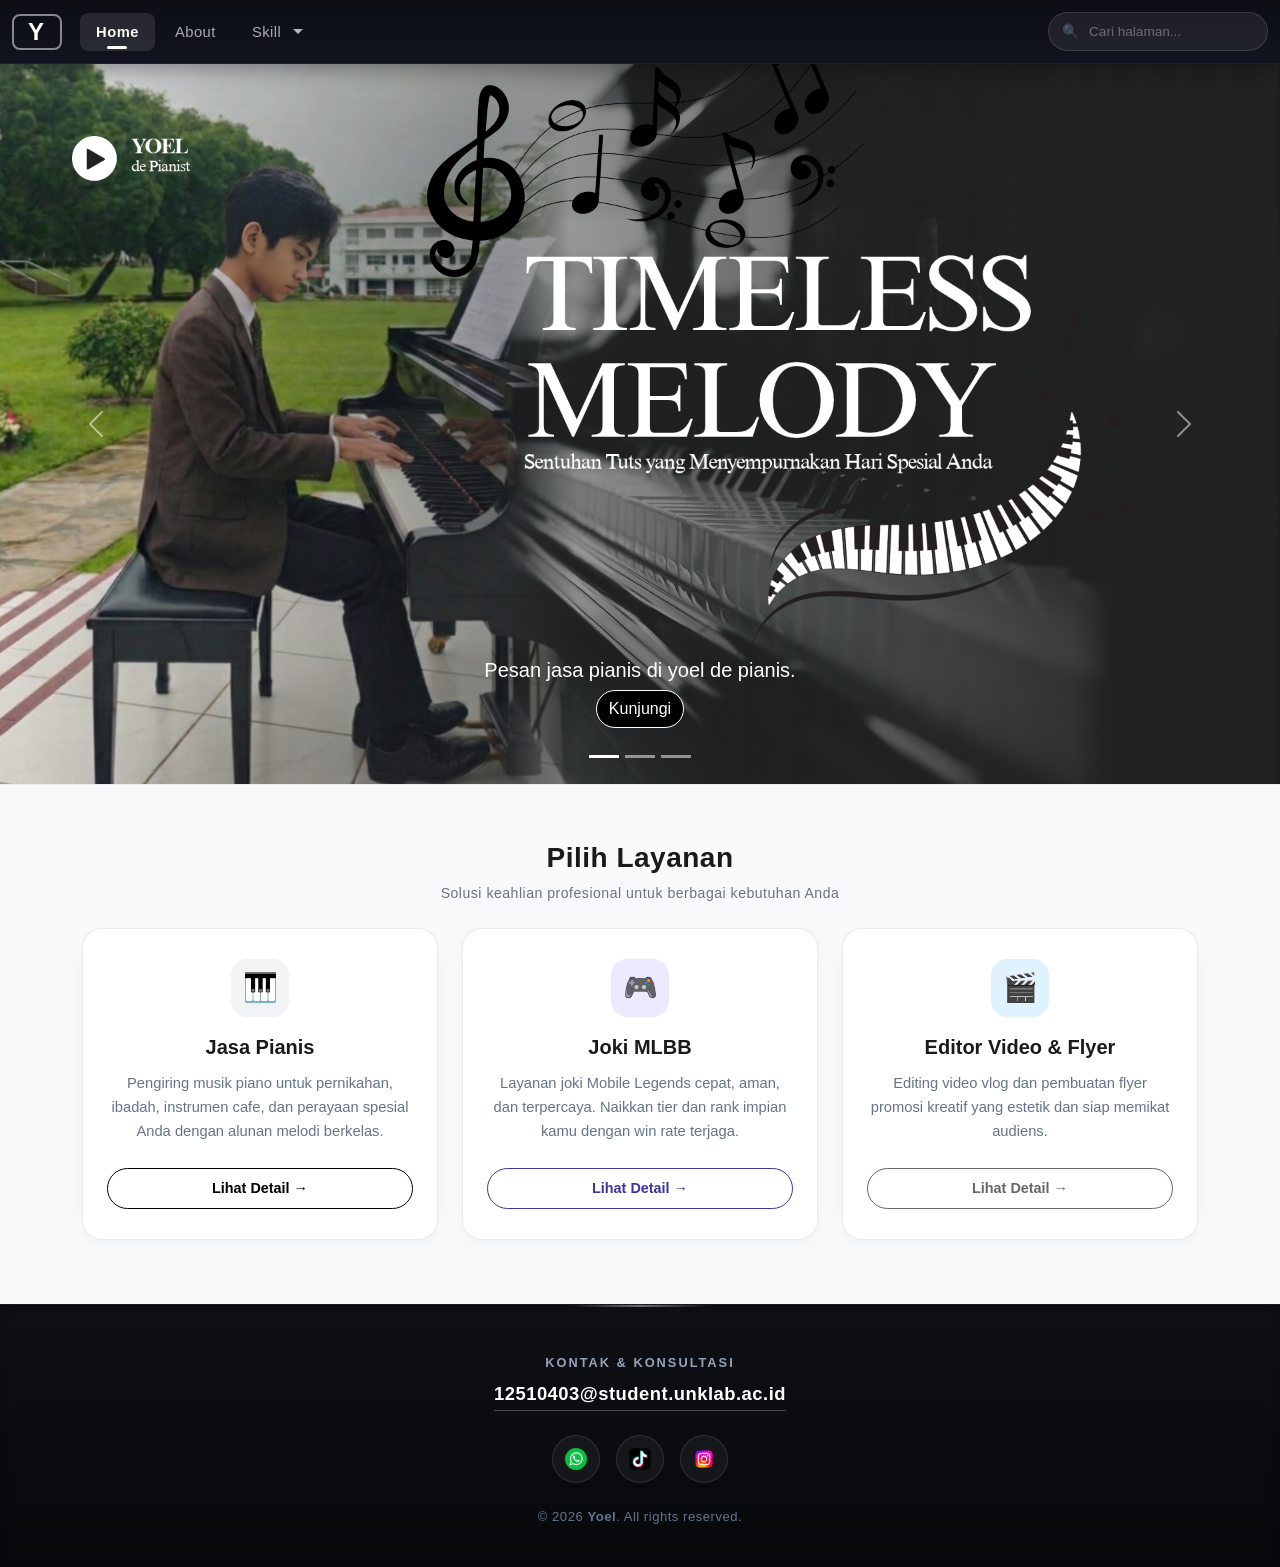
<file: index.html>
<!doctype html>
<html lang="id">
  <head>
    <meta charset="UTF-8" />
    <meta name="viewport" content="width=device-width, initial-scale=1.0" />
    <title>Jasa Skill Yoel</title>
    <link
      href="https://cdn.jsdelivr.net/npm/bootstrap@5.3.8/dist/css/bootstrap.min.css"
      rel="stylesheet"
      integrity="sha384-sRIl4kxILFvY47J16cr9ZwB07vP4J8+LH7qKQnuqkuIAvNWLzeN8tE5YBujZqJLB"
      crossorigin="anonymous"
    />
    <link rel="stylesheet" href="css/home.css" />
    <link rel="stylesheet" href="css/navbar.css" />
  </head>
  <body class="d-flex flex-column min-vh-100">
    <div class="page-intro-overlay" id="introOverlay">
      <div class="intro-content text-center">
        <div class="intro-logo">JASA SKILL YOEL</div>
        <div class="intro-text">Melodies, Visuals, Victories</div>
      </div>
    </div>

    <nav class="navbar navbar-expand-lg navbar-yoel sticky-top">
      <div class="container-fluid">
        <a class="navbar-brand" href="index.html">Y</a>
        <div class="navbar-search-wrapper">
          <input
            type="text"
            class="form-control navbar-search-input"
            id="navbarSearchInput"
            placeholder="Cari halaman..."
            autocomplete="off"
          />
          <span class="navbar-search-icon">🔍</span>
          <div class="search-results-dropdown" id="navbarSearchResults"></div>
        </div>
        <button
          class="navbar-toggler"
          type="button"
          data-bs-toggle="collapse"
          data-bs-target="#navbarNavDropdown"
          aria-controls="navbarNavDropdown"
          aria-expanded="false"
          aria-label="Toggle navigation"
        >
          <span class="navbar-toggler-icon"></span>
        </button>
        <div class="collapse navbar-collapse" id="navbarNavDropdown">
          <ul class="navbar-nav me-auto">
            <li class="nav-item">
              <a class="nav-link active" aria-current="page" href="index.html"
                >Home</a
              >
            </li>
            <li class="nav-item">
              <a class="nav-link" href="about.html">About</a>
            </li>
            <li class="nav-item dropdown">
              <a
                class="nav-link dropdown-toggle"
                href="#"
                role="button"
                data-bs-toggle="dropdown"
                aria-expanded="false"
              >
                Skill
              </a>
              <ul class="dropdown-menu">
                <li><a class="dropdown-item" href="pianis.html">Pianis</a></li>
                <li><a class="dropdown-item" href="joki.html">Joki MLBB</a></li>
                <li><a class="dropdown-item" href="editor.html">Editor</a></li>
              </ul>
            </li>
          </ul>
        </div>
      </div>
    </nav>
    <div
      id="carouselExampleCaptions"
      class="carousel slide"
      data-bs-ride="carousel"
      data-bs-interval="3500"
      data-bs-pause="false"
    >
      <div class="carousel-indicators">
        <button
          type="button"
          data-bs-target="#carouselExampleCaptions"
          data-bs-slide-to="0"
          class="active"
          aria-current="true"
          aria-label="Slide 1"
        ></button>
        <button
          type="button"
          data-bs-target="#carouselExampleCaptions"
          data-bs-slide-to="1"
          aria-label="Slide 2"
        ></button>
        <button
          type="button"
          data-bs-target="#carouselExampleCaptions"
          data-bs-slide-to="2"
          aria-label="Slide 3"
        ></button>
      </div>
      <div class="carousel-inner">
        <div class="carousel-item active">
          <a href="pianis.html" class="slide-link">
            <img src="images/pianis.png" class="d-block w-100" alt="..." />
          </a>
          <div class="carousel-caption d-none d-md-block">
            <h5>Pesan jasa pianis di yoel de pianis.</h5>
            <a href="pianis.html" class="btn btn-pianis mb-3">Kunjungi</a>
          </div>
        </div>
        <div class="carousel-item">
          <a href="joki.html" class="slide-link">
            <img src="images/mlbb.png" class="d-block w-100" alt="..." />
          </a>
          <div class="carousel-caption d-none d-md-block">
            <a href="joki.html" class="btn btn-joki mb-3">Kunjungi</a>
          </div>
        </div>
        <div class="carousel-item">
          <a href="editor.html" class="slide-link">
            <img src="images/editor.png" class="d-block w-100" alt="..." />
          </a>
          <div class="carousel-caption d-none d-md-block">
            <a href="editor.html" class="btn btn-editor mb-3">Kunjungi</a>
          </div>
        </div>
      </div>
      <button
        class="carousel-control-prev"
        type="button"
        data-bs-target="#carouselExampleCaptions"
        data-bs-slide="prev"
      >
        <span class="carousel-control-prev-icon" aria-hidden="true"></span>
        <span class="visually-hidden">Previous</span>
      </button>
      <button
        class="carousel-control-next"
        type="button"
        data-bs-target="#carouselExampleCaptions"
        data-bs-slide="next"
      >
        <span class="carousel-control-next-icon" aria-hidden="true"></span>
        <span class="visually-hidden">Next</span>
      </button>
    </div>

    <section class="services-section py-5">
      <div class="container">
        <div class="text-center mb-4">
          <h3 class="fw-bold section-title">Pilih Layanan</h3>
          <p class="text-muted small">
            Solusi keahlian profesional untuk berbagai kebutuhan Anda
          </p>
        </div>
        <div class="row g-4">
          <div class="col-md-4">
            <div class="service-card text-center">
              <div>
                <div class="service-icon-box icon-pianis">🎹</div>
                <h4 class="service-title">Jasa Pianis</h4>
                <p class="service-desc">
                  Pengiring musik piano untuk pernikahan, ibadah, instrumen
                  cafe, dan perayaan spesial Anda dengan alunan melodi berkelas.
                </p>
              </div>
              <a href="pianis.html" class="btn btn-service btn-pianis-card">
                Lihat Detail &rarr;
              </a>
            </div>
          </div>

          <div class="col-md-4">
            <div class="service-card text-center">
              <div>
                <div class="service-icon-box icon-joki">🎮</div>
                <h4 class="service-title">Joki MLBB</h4>
                <p class="service-desc">
                  Layanan joki Mobile Legends cepat, aman, dan terpercaya.
                  Naikkan tier dan rank impian kamu dengan win rate terjaga.
                </p>
              </div>
              <a href="joki.html" class="btn btn-service btn-joki-card">
                Lihat Detail &rarr;
              </a>
            </div>
          </div>

          <div class="col-md-4">
            <div class="service-card text-center">
              <div>
                <div class="service-icon-box icon-editor">🎬</div>
                <h4 class="service-title">Editor Video & Flyer</h4>
                <p class="service-desc">
                  Editing video vlog dan pembuatan flyer promosi kreatif yang
                  estetik dan siap memikat audiens.
                </p>
              </div>
              <a href="editor.html" class="btn btn-service btn-editor-card">
                Lihat Detail &rarr;
              </a>
            </div>
          </div>
        </div>
      </div>
    </section>

    <footer class="footer custom-footer py-5 mt-auto">
      <div class="container text-center">
        <div class="mb-4">
          <p class="footer-email-label mb-2">Kontak & Konsultasi</p>
          <a
            href="mailto:12510403@student.unklab.ac.id"
            class="footer-email-link"
          >
            12510403@student.unklab.ac.id
          </a>
        </div>

        <div
          class="d-flex justify-content-center align-items-center gap-3 mb-4"
        >
          <a
            href="https://wa.me/+6285255789839"
            target="_blank"
            class="footer-social-link social-wa"
            title="WhatsApp"
          >
            <img src="images/wa.png" alt="WhatsApp" class="footer-icon" />
          </a>
          <a
            href="#"
            class="footer-social-link social-tiktok"
            title="TikTok"
            data-bs-toggle="modal"
            data-bs-target="#tiktokModal"
          >
            <img src="images/tiktok.png" alt="TikTok" class="footer-icon" />
          </a>
          <a
            href="https://www.instagram.com/lightningmcqueel?gwpx=MTV6YXcyeWN4NjFxeQ=="
            target="_blank"
            class="footer-social-link social-ig"
            title="Instagram"
          >
            <img src="images/ig.png" alt="Instagram" class="footer-icon" />
          </a>
        </div>

        <div class="footer-copyright small">
          &copy; 2026 <strong>Yoel</strong>. All rights reserved.
        </div>
      </div>
    </footer>

    <div
      class="modal fade"
      id="tiktokModal"
      tabindex="-1"
      aria-labelledby="tiktokModalLabel"
      aria-hidden="true"
    >
      <div class="modal-dialog modal-dialog-centered modal-sm">
        <div class="modal-content tiktok-modal-content text-center p-3">
          <div class="modal-header border-0 pb-0 justify-content-end">
            <button
              type="button"
              class="btn-close btn-close-white"
              data-bs-dismiss="modal"
              aria-label="Close"
            ></button>
          </div>
          <div class="modal-body pt-0">
            <div class="tiktok-modal-icon mb-3">
              <img
                src="images/tiktok.png"
                alt="TikTok"
                width="28"
                height="28"
              />
            </div>
            <h5
              class="modal-title fw-bold text-white mb-1"
              id="tiktokModalLabel"
            >
              Pilih Akun TikTok
            </h5>
            <p class="text-white small mb-4">
              Pilih profil TikTok yang ingin dikunjungi:
            </p>
            <div class="d-grid gap-2">
              <a
                href="https://www.tiktok.com/@bitterchocolataste?_r=1&_t=ZS-9BcBU4QkDsS"
                target="_blank"
                class="btn btn-tiktok-link"
              >
                🎮 MLBB
              </a>
              <a
                href="https://www.tiktok.com/@shiver_2910?_r=1&_t=ZS-9BcBzDvgJhU"
                target="_blank"
                class="btn btn-tiktok-link"
              >
                🎹 Piano
              </a>
            </div>
          </div>
        </div>
      </div>
    </div>

    <script
      src="https://cdn.jsdelivr.net/npm/bootstrap@5.3.8/dist/js/bootstrap.bundle.min.js"
      integrity="sha384-FKyoEForCGlyvwx9Hj09JcYn3nv7wiPVlz7YYwJrWVcXK/BmnVDxM+D2scQbITxI"
      crossorigin="anonymous"
    ></script>
    <script src="js/home.js"></script>
    <script src="js/navbar.js"></script>
  </body>
</html>
</file>
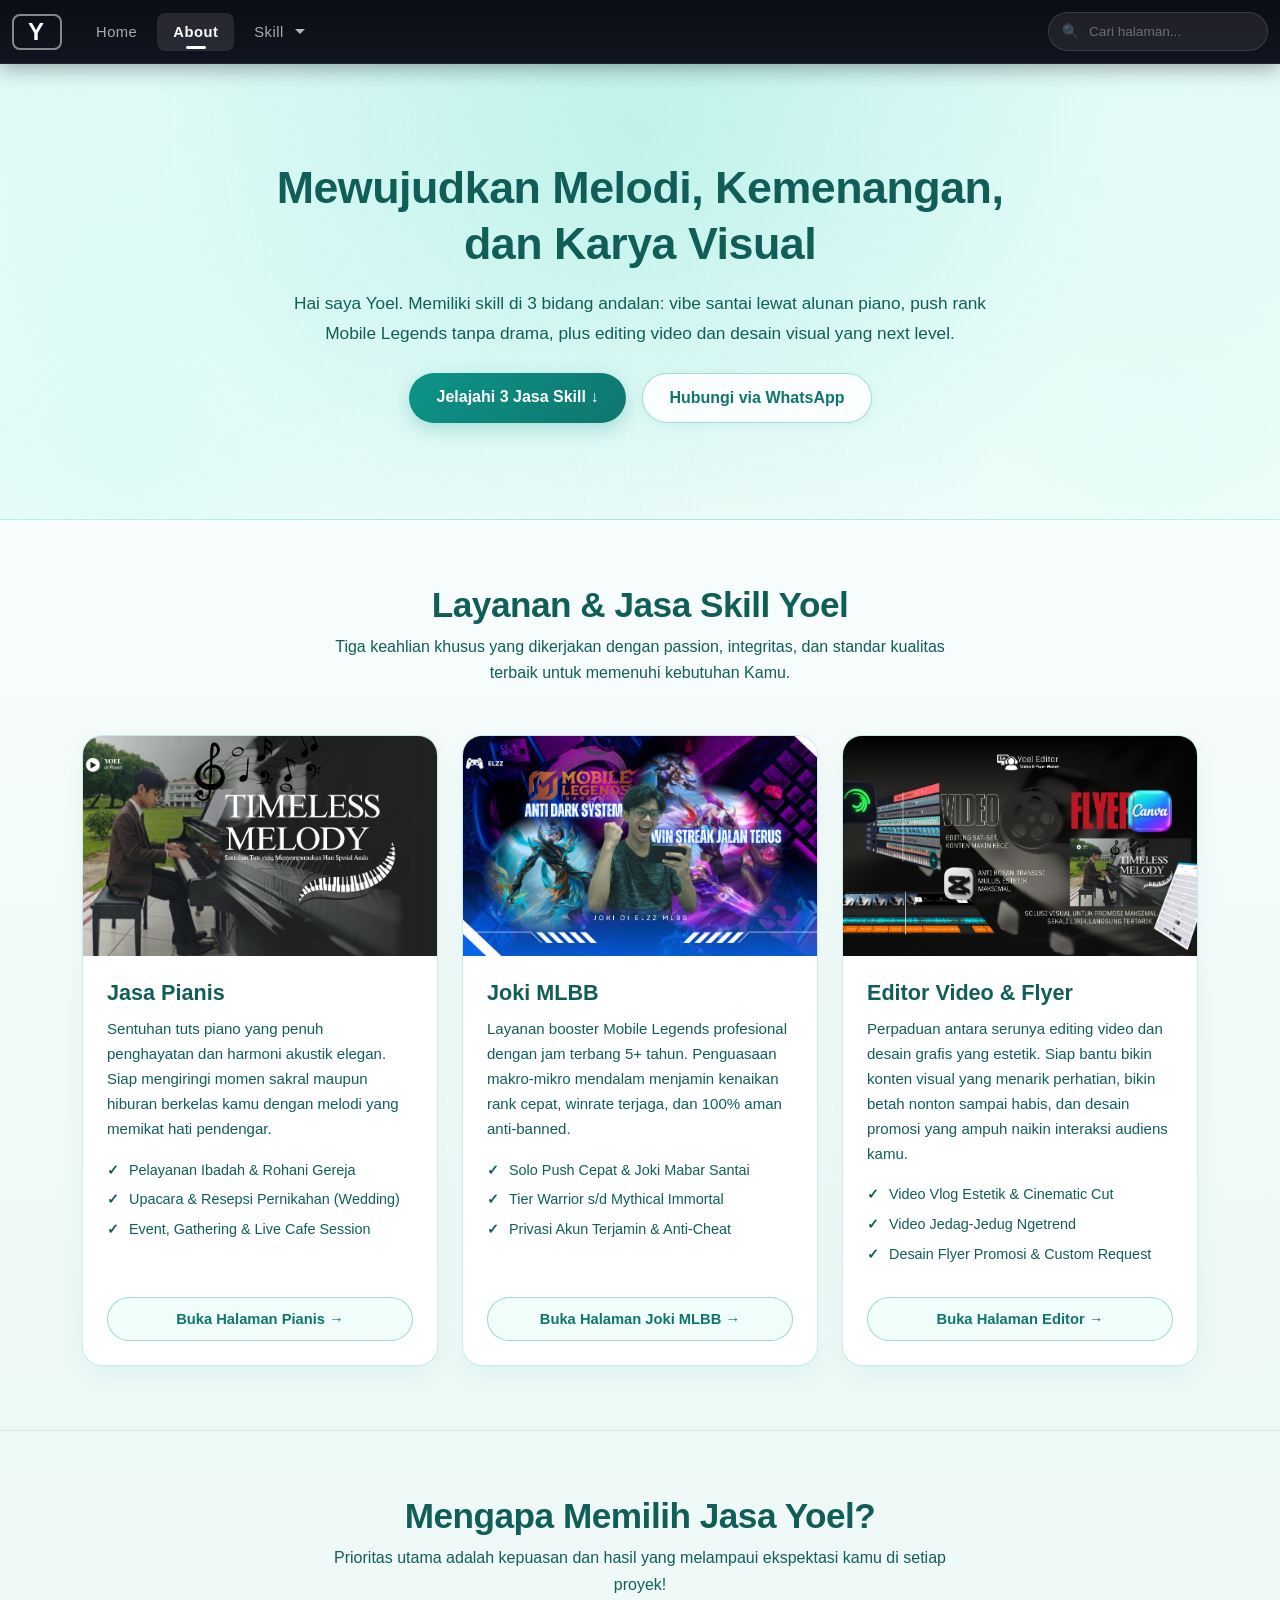
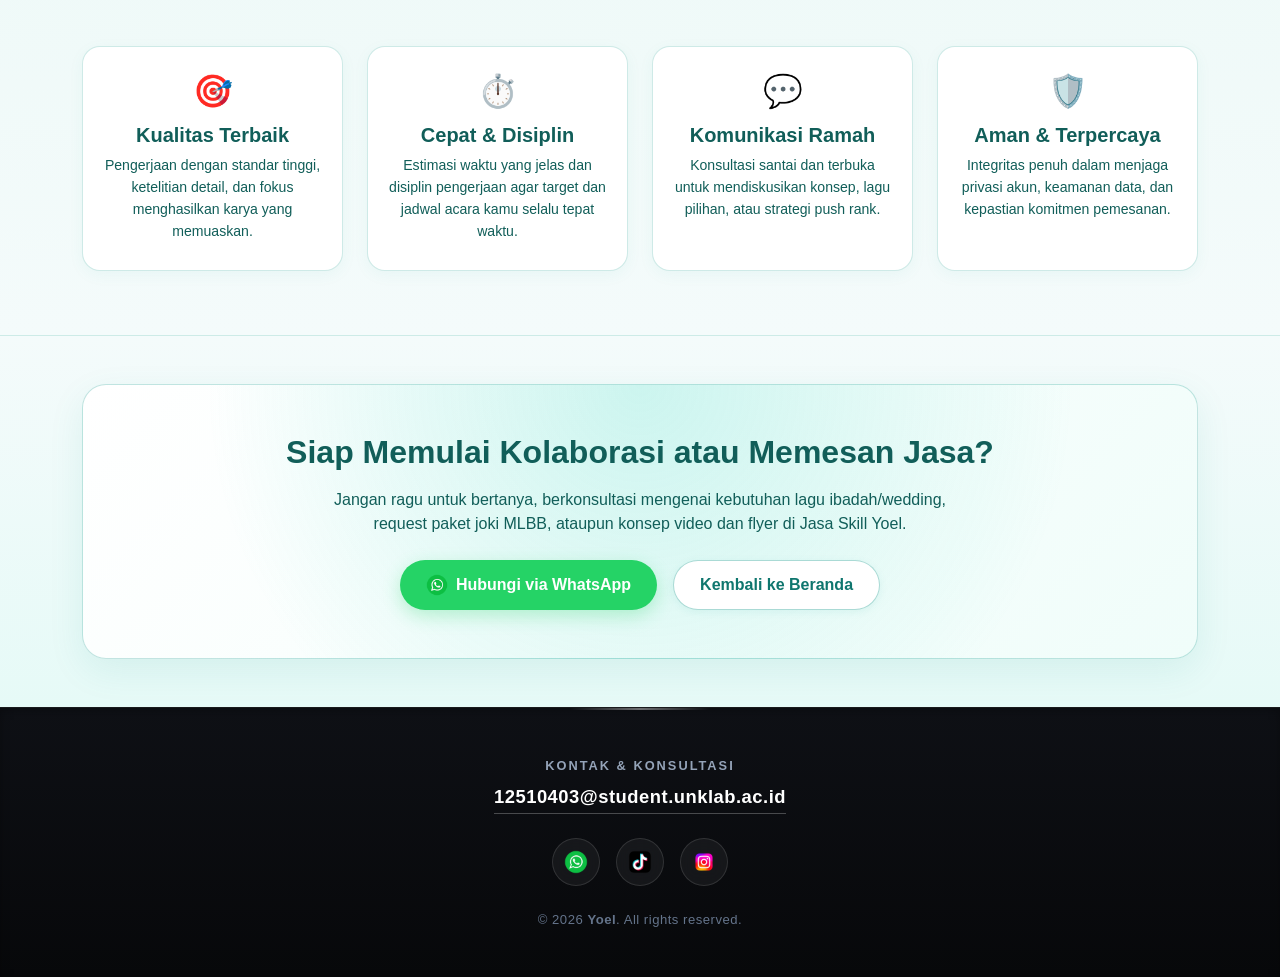
<file: about.html>
<!doctype html>
<html lang="id">
  <head>
    <meta charset="UTF-8" />
    <meta name="viewport" content="width=device-width, initial-scale=1.0" />
    <title>About - Jasa Skill Yoel</title>
    <link
      href="https://cdn.jsdelivr.net/npm/bootstrap@5.3.8/dist/css/bootstrap.min.css"
      rel="stylesheet"
      integrity="sha384-sRIl4kxILFvY47J16cr9ZwB07vP4J8+LH7qKQnuqkuIAvNWLzeN8tE5YBujZqJLB"
      crossorigin="anonymous"
    />
    <link rel="stylesheet" href="css/about.css" />
    <link rel="stylesheet" href="css/navbar.css" />
  </head>
  <body class="d-flex flex-column min-vh-100">
    <nav class="navbar navbar-expand-lg navbar-yoel sticky-top">
      <div class="container-fluid">
        <a class="navbar-brand" href="index.html">Y</a>
        <div class="navbar-search-wrapper">
          <input
            type="text"
            class="form-control navbar-search-input"
            id="navbarSearchInput"
            placeholder="Cari halaman..."
            autocomplete="off"
          />
          <span class="navbar-search-icon">🔍</span>
          <div class="search-results-dropdown" id="navbarSearchResults"></div>
        </div>
        <button
          class="navbar-toggler"
          type="button"
          data-bs-toggle="collapse"
          data-bs-target="#navbarNavDropdown"
          aria-controls="navbarNavDropdown"
          aria-expanded="false"
          aria-label="Toggle navigation"
        >
          <span class="navbar-toggler-icon"></span>
        </button>
        <div class="collapse navbar-collapse" id="navbarNavDropdown">
          <ul class="navbar-nav me-auto">
            <li class="nav-item">
              <a class="nav-link" href="index.html">Home</a>
            </li>
            <li class="nav-item">
              <a class="nav-link active" aria-current="page" href="about.html"
                >About</a
              >
            </li>
            <li class="nav-item dropdown">
              <a
                class="nav-link dropdown-toggle"
                href="#"
                role="button"
                data-bs-toggle="dropdown"
                aria-expanded="false"
              >
                Skill
              </a>
              <ul class="dropdown-menu">
                <li><a class="dropdown-item" href="pianis.html">Pianis</a></li>
                <li><a class="dropdown-item" href="joki.html">Joki MLBB</a></li>
                <li><a class="dropdown-item" href="editor.html">Editor</a></li>
              </ul>
            </li>
          </ul>
        </div>
      </div>
    </nav>

    <header class="about-hero py-5 text-center page-entrance">
      <div class="container py-lg-4">
        <div class="row justify-content-center">
          <div class="col-lg-9 col-xl-8">
            <h1 class="display-4 fw-bold mb-3 about-title">
              Mewujudkan Melodi, Kemenangan, dan Karya Visual
            </h1>
            <p class="lead mb-4 about-bio mx-auto">
              Hai saya Yoel. Memiliki skill di 3 bidang andalan: vibe santai
              lewat alunan piano, push rank Mobile Legends tanpa drama, plus
              editing video dan desain visual yang next level.
            </p>
            <div class="d-flex flex-wrap gap-3 justify-content-center">
              <a href="#skills" class="btn btn-about-primary">
                Jelajahi 3 Jasa Skill &darr;
              </a>
              <a
                href="https://wa.me/+6285255789839"
                target="_blank"
                class="btn btn-about-outline"
              >
                Hubungi via WhatsApp
              </a>
            </div>
          </div>
        </div>
      </div>
    </header>

    <main
      id="skills"
      class="skills-showcase-section py-5 page-entrance-delay-1"
    >
      <div class="container py-lg-3">
        <div class="text-center mb-5">
          <h2 class="fw-bold section-heading">Layanan & Jasa Skill Yoel</h2>
          <p class="section-subtext mx-auto">
            Tiga keahlian khusus yang dikerjakan dengan passion, integritas, dan
            standar kualitas terbaik untuk memenuhi kebutuhan Kamu.
          </p>
        </div>

        <div class="row g-4">
          <div class="col-lg-4 col-md-6">
            <div class="skill-card h-100">
              <div class="skill-card-img-box">
                <img
                  src="images/pianis.png"
                  alt="Jasa Pianis Yoel"
                  class="skill-card-img"
                />
              </div>
              <div
                class="skill-card-body d-flex flex-column justify-content-between"
              >
                <div>
                  <h3 class="skill-card-title">Jasa Pianis</h3>
                  <p class="skill-card-desc">
                    Sentuhan tuts piano yang penuh penghayatan dan harmoni
                    akustik elegan. Siap mengiringi momen sakral maupun hiburan
                    berkelas kamu dengan melodi yang memikat hati pendengar.
                  </p>
                  <ul class="skill-feature-list">
                    <li>
                      <span class="check-icon">✓</span>
                      <span>Pelayanan Ibadah & Rohani Gereja</span>
                    </li>
                    <li>
                      <span class="check-icon">✓</span>
                      <span>Upacara & Resepsi Pernikahan (Wedding)</span>
                    </li>
                    <li>
                      <span class="check-icon">✓</span>
                      <span>Event, Gathering & Live Cafe Session</span>
                    </li>
                  </ul>
                </div>
                <div class="pt-3">
                  <a href="pianis.html" class="btn btn-card-action w-100">
                    Buka Halaman Pianis &rarr;
                  </a>
                </div>
              </div>
            </div>
          </div>

          <div class="col-lg-4 col-md-6">
            <div class="skill-card h-100">
              <div class="skill-card-img-box">
                <img
                  src="images/mlbb.png"
                  alt="Joki MLBB Yoel"
                  class="skill-card-img"
                />
              </div>
              <div
                class="skill-card-body d-flex flex-column justify-content-between"
              >
                <div>
                  <h3 class="skill-card-title">Joki MLBB</h3>
                  <p class="skill-card-desc">
                    Layanan booster Mobile Legends profesional dengan jam
                    terbang 5+ tahun. Penguasaan makro-mikro mendalam menjamin
                    kenaikan rank cepat, winrate terjaga, dan 100% aman
                    anti-banned.
                  </p>
                  <ul class="skill-feature-list">
                    <li>
                      <span class="check-icon">✓</span>
                      <span>Solo Push Cepat & Joki Mabar Santai</span>
                    </li>
                    <li>
                      <span class="check-icon">✓</span>
                      <span>Tier Warrior s/d Mythical Immortal</span>
                    </li>
                    <li>
                      <span class="check-icon">✓</span>
                      <span>Privasi Akun Terjamin & Anti-Cheat</span>
                    </li>
                  </ul>
                </div>
                <div class="pt-3">
                  <a href="joki.html" class="btn btn-card-action w-100">
                    Buka Halaman Joki MLBB &rarr;
                  </a>
                </div>
              </div>
            </div>
          </div>

          <div class="col-lg-4 col-md-12">
            <div class="skill-card h-100">
              <div class="skill-card-img-box">
                <img
                  src="images/editor.png"
                  alt="Editor Video dan Desain Flyer Yoel"
                  class="skill-card-img"
                />
              </div>
              <div
                class="skill-card-body d-flex flex-column justify-content-between"
              >
                <div>
                  <h3 class="skill-card-title">Editor Video & Flyer</h3>
                  <p class="skill-card-desc">
                    Perpaduan antara serunya editing video dan desain grafis
                    yang estetik. Siap bantu bikin konten visual yang menarik
                    perhatian, bikin betah nonton sampai habis, dan desain
                    promosi yang ampuh naikin interaksi audiens kamu.
                  </p>
                  <ul class="skill-feature-list">
                    <li>
                      <span class="check-icon">✓</span>
                      <span>Video Vlog Estetik & Cinematic Cut</span>
                    </li>
                    <li>
                      <span class="check-icon">✓</span>
                      <span>Video Jedag-Jedug Ngetrend</span>
                    </li>
                    <li>
                      <span class="check-icon">✓</span>
                      <span>Desain Flyer Promosi & Custom Request</span>
                    </li>
                  </ul>
                </div>
                <div class="pt-3">
                  <a href="editor.html" class="btn btn-card-action w-100">
                    Buka Halaman Editor &rarr;
                  </a>
                </div>
              </div>
            </div>
          </div>
        </div>
      </div>
    </main>

    <section class="about-values-section py-5">
      <div class="container py-lg-3">
        <div class="text-center mb-5">
          <h2 class="fw-bold section-heading">Mengapa Memilih Jasa Yoel?</h2>
          <p class="section-subtext mx-auto">
            Prioritas utama adalah kepuasan dan hasil yang melampaui ekspektasi
            kamu di setiap proyek!
          </p>
        </div>

        <div class="row g-4">
          <div class="col-md-6 col-lg-3">
            <div class="value-item-card text-center h-100">
              <div class="value-icon-circle">🎯</div>
              <h5 class="fw-bold mb-2">Kualitas Terbaik</h5>
              <p class="value-desc mb-0">
                Pengerjaan dengan standar tinggi, ketelitian detail, dan fokus
                menghasilkan karya yang memuaskan.
              </p>
            </div>
          </div>
          <div class="col-md-6 col-lg-3">
            <div class="value-item-card text-center h-100">
              <div class="value-icon-circle">⏱️</div>
              <h5 class="fw-bold mb-2">Cepat & Disiplin</h5>
              <p class="value-desc mb-0">
                Estimasi waktu yang jelas dan disiplin pengerjaan agar target
                dan jadwal acara kamu selalu tepat waktu.
              </p>
            </div>
          </div>
          <div class="col-md-6 col-lg-3">
            <div class="value-item-card text-center h-100">
              <div class="value-icon-circle">💬</div>
              <h5 class="fw-bold mb-2">Komunikasi Ramah</h5>
              <p class="value-desc mb-0">
                Konsultasi santai dan terbuka untuk mendiskusikan konsep, lagu
                pilihan, atau strategi push rank.
              </p>
            </div>
          </div>
          <div class="col-md-6 col-lg-3">
            <div class="value-item-card text-center h-100">
              <div class="value-icon-circle">🛡️</div>
              <h5 class="fw-bold mb-2">Aman & Terpercaya</h5>
              <p class="value-desc mb-0">
                Integritas penuh dalam menjaga privasi akun, keamanan data, dan
                kepastian komitmen pemesanan.
              </p>
            </div>
          </div>
        </div>
      </div>
    </section>

    <section class="about-cta-section py-5">
      <div class="container">
        <div class="cta-banner-box text-center p-4 p-md-5">
          <h2 class="fw-bold mb-3">
            Siap Memulai Kolaborasi atau Memesan Jasa?
          </h2>
          <p class="mb-4 mx-auto cta-desc" style="max-width: 620px">
            Jangan ragu untuk bertanya, berkonsultasi mengenai kebutuhan lagu
            ibadah/wedding, request paket joki MLBB, ataupun konsep video dan
            flyer di Jasa Skill Yoel.
          </p>
          <div class="d-flex flex-wrap justify-content-center gap-3">
            <a
              href="https://wa.me/+6285255789839"
              target="_blank"
              class="btn btn-whatsapp-cta d-inline-flex align-items-center gap-2"
            >
              <img src="images/wa.png" alt="WhatsApp" width="22" height="22" />
              <span>Hubungi via WhatsApp</span>
            </a>
            <a href="index.html" class="btn btn-outline-cta">
              Kembali ke Beranda
            </a>
          </div>
        </div>
      </div>
    </section>

    <footer class="footer custom-footer py-5 mt-auto">
      <div class="container text-center">
        <div class="mb-4">
          <p class="footer-email-label mb-2">Kontak & Konsultasi</p>
          <a
            href="mailto:12510403@student.unklab.ac.id"
            class="footer-email-link"
          >
            12510403@student.unklab.ac.id
          </a>
        </div>

        <div
          class="d-flex justify-content-center align-items-center gap-3 mb-4"
        >
          <a
            href="https://wa.me/+6285255789839"
            target="_blank"
            class="footer-social-link social-wa"
            title="WhatsApp"
          >
            <img src="images/wa.png" alt="WhatsApp" class="footer-icon" />
          </a>
          <a
            href="#"
            class="footer-social-link social-tiktok"
            title="TikTok"
            data-bs-toggle="modal"
            data-bs-target="#tiktokModal"
          >
            <img src="images/tiktok.png" alt="TikTok" class="footer-icon" />
          </a>
          <a
            href="https://www.instagram.com/lightningmcqueel?gwpx=MTV6YXcyeWN4NjFxeQ=="
            target="_blank"
            class="footer-social-link social-ig"
            title="Instagram"
          >
            <img src="images/ig.png" alt="Instagram" class="footer-icon" />
          </a>
        </div>

        <div class="footer-copyright small">
          &copy; 2026 <strong>Yoel</strong>. All rights reserved.
        </div>
      </div>
    </footer>

    <div
      class="modal fade"
      id="tiktokModal"
      tabindex="-1"
      aria-labelledby="tiktokModalLabel"
      aria-hidden="true"
    >
      <div class="modal-dialog modal-dialog-centered modal-sm">
        <div class="modal-content tiktok-modal-content text-center p-3">
          <div class="modal-header border-0 pb-0 justify-content-end">
            <button
              type="button"
              class="btn-close btn-close-white"
              data-bs-dismiss="modal"
              aria-label="Close"
            ></button>
          </div>
          <div class="modal-body pt-0">
            <div class="tiktok-modal-icon mb-3">
              <img
                src="images/tiktok.png"
                alt="TikTok"
                width="28"
                height="28"
              />
            </div>
            <h5
              class="modal-title fw-bold text-white mb-1"
              id="tiktokModalLabel"
            >
              Pilih Akun TikTok
            </h5>
            <p class="text-white small mb-4">
              Silakan pilih profil TikTok yang ingin dikunjungi:
            </p>
            <div class="d-grid gap-2">
              <a
                href="https://www.tiktok.com/@bitterchocolataste?_r=1&_t=ZS-9BcBU4QkDsS"
                target="_blank"
                class="btn btn-tiktok-link"
              >
                🎮 MLBB
              </a>
              <a
                href="https://www.tiktok.com/@shiver_2910?_r=1&_t=ZS-9BcBzDvgJhU"
                target="_blank"
                class="btn btn-tiktok-link"
              >
                🎹 Piano
              </a>
            </div>
          </div>
        </div>
      </div>
    </div>

    <script
      src="https://cdn.jsdelivr.net/npm/bootstrap@5.3.8/dist/js/bootstrap.bundle.min.js"
      integrity="sha384-FKyoEForCGlyvwx9Hj09JcYn3nv7wiPVlz7YYwJrWVcXK/BmnVDxM+D2scQbITxI"
      crossorigin="anonymous"
    ></script>
    <script src="js/about.js"></script>
    <script src="js/navbar.js"></script>
  </body>
</html>
</file>
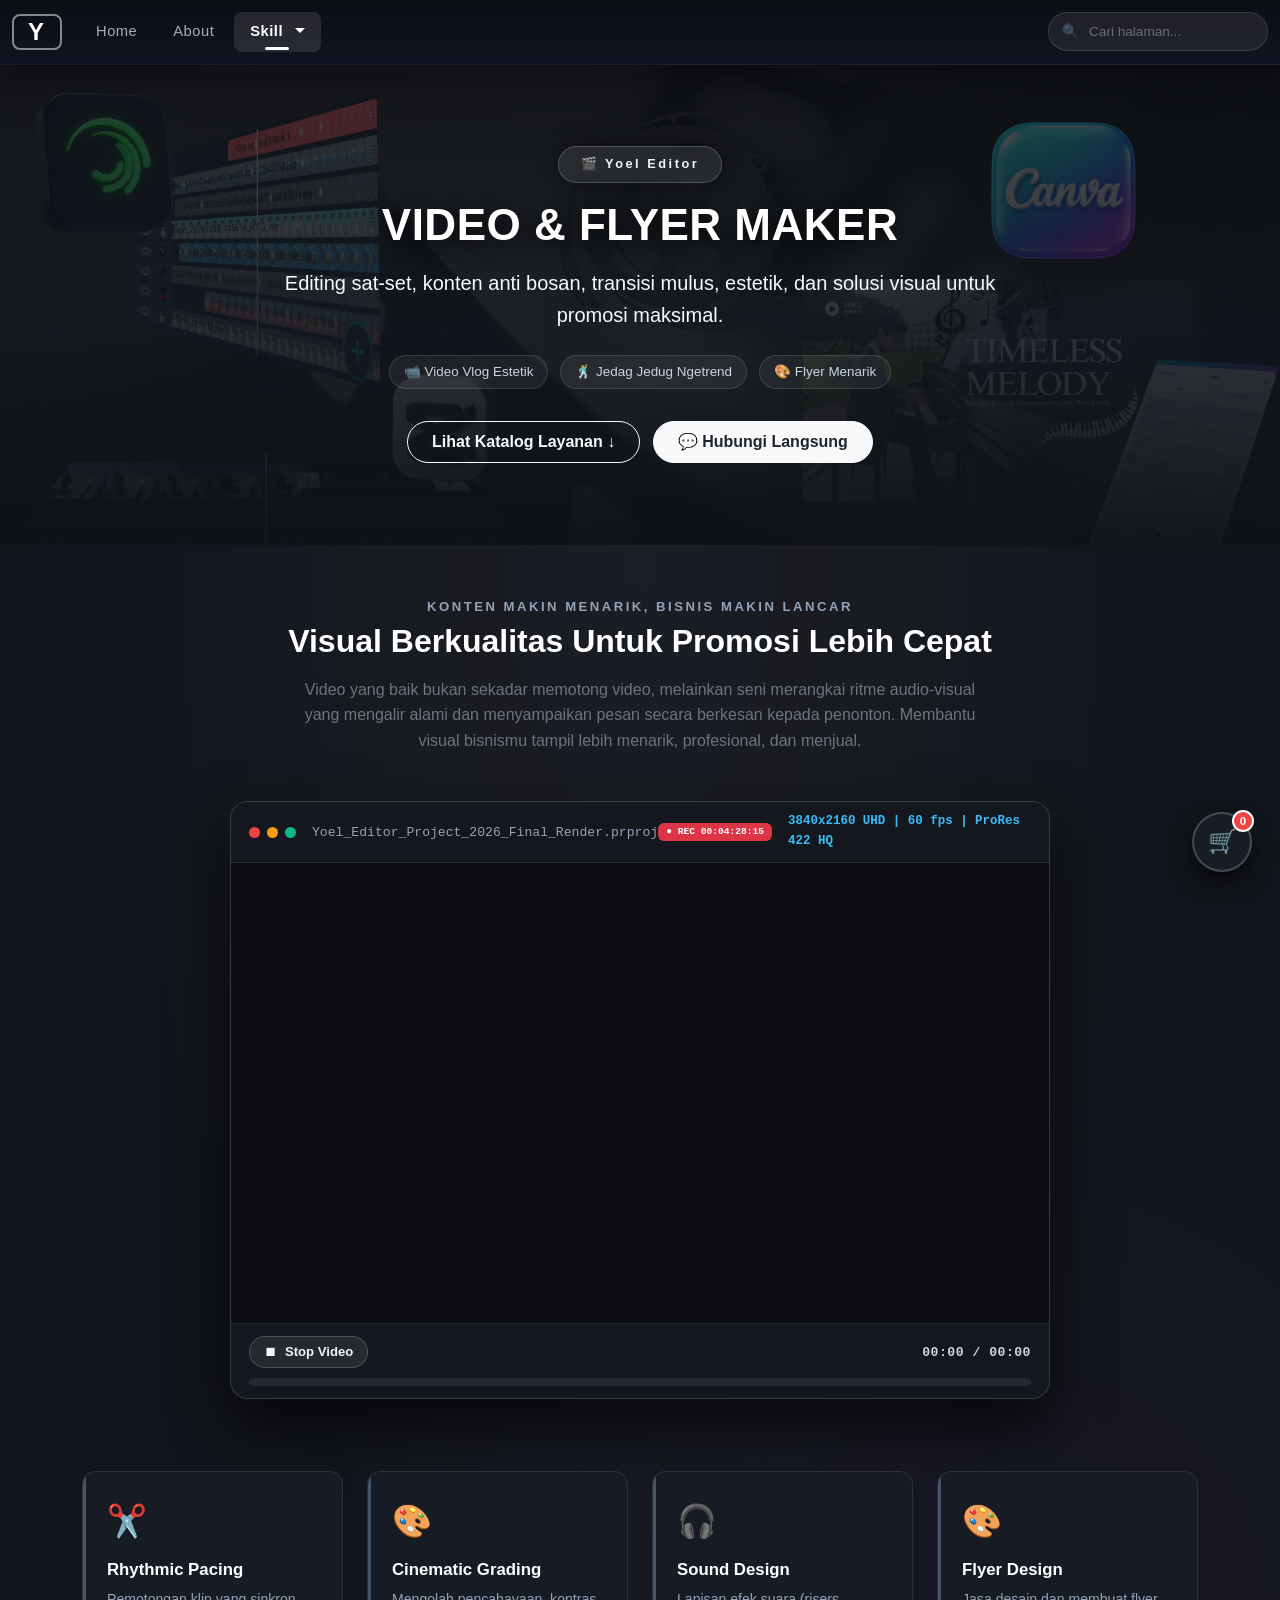
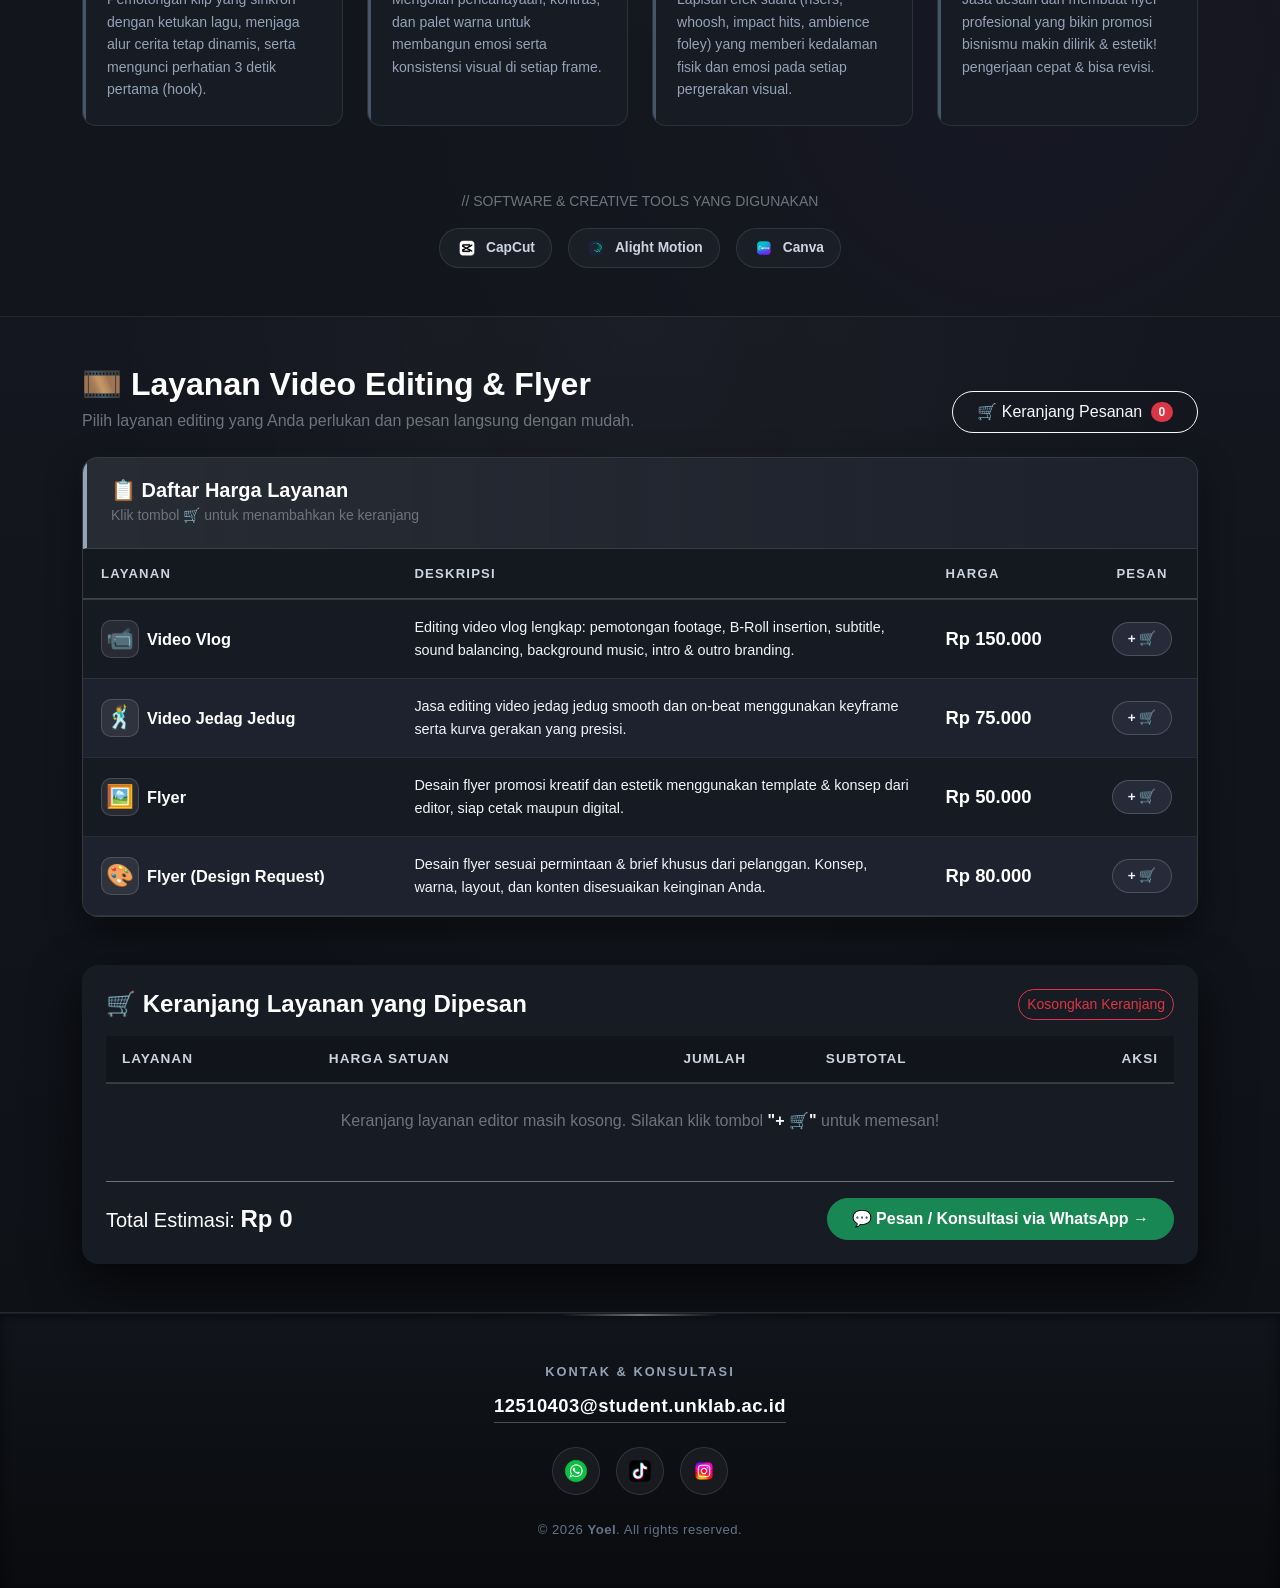
<file: editor.html>
<!doctype html>
<html lang="id">
  <head>
    <meta charset="UTF-8" />
    <meta name="viewport" content="width=device-width, initial-scale=1.0" />
    <title>Editor - Jasa Skill Yoel</title>
    <link
      href="https://cdn.jsdelivr.net/npm/bootstrap@5.3.8/dist/css/bootstrap.min.css"
      rel="stylesheet"
      integrity="sha384-sRIl4kxILFvY47J16cr9ZwB07vP4J8+LH7qKQnuqkuIAvNWLzeN8tE5YBujZqJLB"
      crossorigin="anonymous"
    />
    <link rel="stylesheet" href="css/editor.css" />
    <link rel="stylesheet" href="css/navbar.css" />
  </head>
  <body class="d-flex flex-column min-vh-100">
    <nav class="navbar navbar-expand-lg navbar-yoel sticky-top">
      <div class="container-fluid">
        <a class="navbar-brand" href="index.html">Y</a>
        <div class="navbar-search-wrapper">
          <input
            type="text"
            class="form-control navbar-search-input"
            id="navbarSearchInput"
            placeholder="Cari halaman..."
            autocomplete="off"
          />
          <span class="navbar-search-icon">🔍</span>
          <div class="search-results-dropdown" id="navbarSearchResults"></div>
        </div>
        <button
          class="navbar-toggler"
          type="button"
          data-bs-toggle="collapse"
          data-bs-target="#navbarNavDropdown"
          aria-controls="navbarNavDropdown"
          aria-expanded="false"
          aria-label="Toggle navigation"
        >
          <span class="navbar-toggler-icon"></span>
        </button>
        <div class="collapse navbar-collapse" id="navbarNavDropdown">
          <ul class="navbar-nav me-auto">
            <li class="nav-item">
              <a class="nav-link" href="index.html">Home</a>
            </li>
            <li class="nav-item">
              <a class="nav-link" href="about.html">About</a>
            </li>
            <li class="nav-item dropdown">
              <a
                class="nav-link dropdown-toggle active"
                href="#"
                role="button"
                data-bs-toggle="dropdown"
                aria-expanded="false"
              >
                Skill
              </a>
              <ul class="dropdown-menu">
                <li><a class="dropdown-item" href="pianis.html">Pianis</a></li>
                <li><a class="dropdown-item" href="joki.html">Joki MLBB</a></li>
                <li>
                  <a class="dropdown-item active" href="editor.html">Editor</a>
                </li>
              </ul>
            </li>
          </ul>
        </div>
      </div>
    </nav>

    <header class="editor-hero text-center text-white page-entrance">
      <div class="editor-hero-overlay"></div>
      <div class="container position-relative editor-hero-content">
        <span class="editor-badge mb-3 d-inline-block">🎬 Yoel Editor</span>
        <h1 class="fw-bold display-4 mb-3 editor-hero-title">
          VIDEO &amp; FLYER MAKER
        </h1>
        <p class="lead text-light mx-auto" style="max-width: 720px">
          Editing sat-set, konten anti bosan, transisi mulus, estetik, dan
          solusi visual untuk promosi maksimal.
        </p>
        <div class="editor-hero-tags">
          <span class="editor-hero-tag">📹 Video Vlog Estetik</span>
          <span class="editor-hero-tag">🕺 Jedag Jedug Ngetrend</span>
          <span class="editor-hero-tag">🎨 Flyer Menarik</span>
        </div>
        <div class="mt-4 pt-2">
          <a
            href="#katalog-editor"
            class="btn btn-outline-light rounded-pill px-4 py-2 me-2 fw-semibold"
          >
            Lihat Katalog Layanan &darr;
          </a>
          <a
            href="https://wa.me/+6285255789839"
            target="_blank"
            class="btn btn-light rounded-pill px-4 py-2 fw-semibold text-dark"
          >
            💬 Hubungi Langsung
          </a>
        </div>
      </div>
    </header>

    <section class="py-5 editor-desc-section page-entrance-delay-1">
      <div class="container">
        <div class="text-center mb-5">
          <span class="editor-section-label text-uppercase"
            >Konten Makin Menarik, Bisnis Makin Lancar</span
          >
          <h2 class="fw-bold text-white mt-1 mb-3">
            Visual Berkualitas Untuk Promosi Lebih Cepat
          </h2>
          <p class="text-secondary mx-auto" style="max-width: 680px">
            Video yang baik bukan sekadar memotong video, melainkan seni
            merangkai ritme audio-visual yang mengalir alami dan menyampaikan
            pesan secara berkesan kepada penonton. Membantu visual bisnismu
            tampil lebih menarik, profesional, dan menjual.
          </p>
        </div>

        <div class="editor-workstation-mockup mb-5">
          <div class="workstation-titlebar">
            <div class="d-flex align-items-center gap-3">
              <div class="mac-dots">
                <span class="mac-dot red"></span>
                <span class="mac-dot yellow"></span>
                <span class="mac-dot green"></span>
              </div>
              <span class="workstation-filename"
                >Yoel_Editor_Project_2026_Final_Render.prproj</span
              >
            </div>
            <div class="d-flex align-items-center gap-3">
              <span
                class="badge bg-danger text-white font-monospace small px-2 py-1"
                >● REC 00:04:28:15</span
              >
              <span class="workstation-spec"
                >3840x2160 UHD | 60 fps | ProRes 422 HQ</span
              >
            </div>
          </div>

          <div class="workstation-viewport">
            <video
              id="workstationVideo"
              src="videos/editor3.mp4"
              class="workstation-video"
              autoplay
              loop
              muted
              playsinline
              preload="auto"
              disablePictureInPicture
              disableremoteplayback
              tabindex="-1"
              aria-hidden="true"
              oncontextmenu="return false;"
            ></video>
          </div>

          <div class="workstation-timeline">
            <div class="timeline-controls">
              <button
                type="button"
                class="btn btn-sm btn-editor-playback d-inline-flex align-items-center gap-2"
                id="btnVideoPlayback"
                title="Klik untuk Play atau Stop video"
              >
                <span id="playbackIcon">⏹</span>
                <span id="playbackText" class="fw-semibold">Stop Video</span>
              </button>
              <span class="timeline-timecode" id="videoTimeDisplay">
                <span id="currentTime">00:00</span> /
                <span id="durationTime">00:00</span>
              </span>
            </div>
            <div
              class="timeline-track-bar"
              id="timelineTrackBar"
              title="Klik untuk memajukan / memundurkan video"
            >
              <div class="timeline-progress" id="timelineProgress"></div>
            </div>
          </div>
        </div>

        <div class="row g-4 mt-2">
          <div class="col-lg-3 col-md-6">
            <div class="workflow-card">
              <span class="workflow-icon">✂️</span>
              <h5 class="workflow-title">Rhythmic Pacing</h5>
              <p class="workflow-desc">
                Pemotongan klip yang sinkron dengan ketukan lagu, menjaga alur
                cerita tetap dinamis, serta mengunci perhatian 3 detik pertama
                (hook).
              </p>
            </div>
          </div>

          <div class="col-lg-3 col-md-6">
            <div class="workflow-card">
              <span class="workflow-icon">🎨</span>
              <h5 class="workflow-title">Cinematic Grading</h5>
              <p class="workflow-desc">
                Mengolah pencahayaan, kontras, dan palet warna untuk membangun
                emosi serta konsistensi visual di setiap frame.
              </p>
            </div>
          </div>

          <div class="col-lg-3 col-md-6">
            <div class="workflow-card">
              <span class="workflow-icon">🎧</span>
              <h5 class="workflow-title">Sound Design</h5>
              <p class="workflow-desc">
                Lapisan efek suara (risers, whoosh, impact hits, ambience foley)
                yang memberi kedalaman fisik dan emosi pada setiap pergerakan
                visual.
              </p>
            </div>
          </div>

          <div class="col-lg-3 col-md-6">
            <div class="workflow-card">
              <span class="workflow-icon">🎨</span>
              <h5 class="workflow-title">Flyer Design</h5>
              <p class="workflow-desc">
                Jasa desain dan membuat flyer profesional yang bikin promosi
                bisnismu makin dilirik & estetik! pengerjaan cepat & bisa
                revisi.
              </p>
            </div>
          </div>
        </div>

        <div class="text-center mt-5 pt-3">
          <p class="text-secondary small text-uppercase tracking-wider mb-3">
            // SOFTWARE & CREATIVE TOOLS YANG DIGUNAKAN
          </p>
          <div
            class="d-flex justify-content-center align-items-center gap-3 flex-wrap"
          >
            <span class="software-badge">
              <img src="images/capcut.png" alt="CapCut" class="software-icon" />
              CapCut
            </span>
            <span class="software-badge">
              <img
                src="images/am.png"
                alt="Alight Motion"
                class="software-icon"
              />
              Alight Motion
            </span>
            <span class="software-badge">
              <img src="images/canva.png" alt="Canva" class="software-icon" />
              Canva
            </span>
          </div>
        </div>
      </div>
    </section>

    <section class="py-5 editor-catalog-section" id="katalog-editor">
      <div class="container">
        <div
          class="d-flex justify-content-between align-items-end mb-4 flex-wrap gap-3"
        >
          <div>
            <h2 class="fw-bold text-white mb-1">
              🎞️ Layanan Video Editing &amp; Flyer
            </h2>
            <p class="text-secondary mb-0">
              Pilih layanan editing yang Anda perlukan dan pesan langsung dengan
              mudah.
            </p>
          </div>
          <button
            class="btn btn-outline-light rounded-pill px-4 py-2"
            data-bs-toggle="modal"
            data-bs-target="#cartModal"
          >
            🛒 Keranjang Pesanan
            <span class="badge bg-danger rounded-pill ms-1" id="cartCountBadge"
              >0</span
            >
          </button>
        </div>

        <div class="editor-catalog-table-card mb-5">
          <div
            class="catalog-table-header d-flex justify-content-between align-items-center"
          >
            <div>
              <h5 class="fw-bold text-white mb-0">📋 Daftar Harga Layanan</h5>
              <small class="text-secondary"
                >Klik tombol 🛒 untuk menambahkan ke keranjang</small
              >
            </div>
          </div>
          <div class="catalog-scroll-container">
            <table class="table table-dark catalog-table align-middle mb-0">
              <thead>
                <tr>
                  <th>Layanan</th>
                  <th>Deskripsi</th>
                  <th class="text-nowrap">Harga</th>
                  <th class="text-center catalog-col-action">Pesan</th>
                </tr>
              </thead>
              <tbody>
                <tr>
                  <td>
                    <div class="d-flex align-items-center gap-2">
                      <span class="catalog-icon">📹</span>
                      <span class="catalog-name">Video Vlog</span>
                    </div>
                  </td>
                  <td class="catalog-desc-cell">
                    Editing video vlog lengkap: pemotongan footage, B-Roll
                    insertion, subtitle, sound balancing, background music,
                    intro &amp; outro branding.
                  </td>
                  <td><span class="catalog-price">Rp 150.000</span></td>
                  <td class="text-center catalog-col-action">
                    <button class="btn btn-editor-add btn-add-cart" data-id="1">
                      + 🛒
                    </button>
                  </td>
                </tr>
                <tr>
                  <td>
                    <div class="d-flex align-items-center gap-2">
                      <span class="catalog-icon">🕺</span>
                      <span class="catalog-name">Video Jedag Jedug</span>
                    </div>
                  </td>
                  <td class="catalog-desc-cell">
                    Jasa editing video jedag jedug smooth dan on-beat
                    menggunakan keyframe serta kurva gerakan yang presisi.
                  </td>
                  <td><span class="catalog-price">Rp 75.000</span></td>
                  <td class="text-center catalog-col-action">
                    <button class="btn btn-editor-add btn-add-cart" data-id="2">
                      + 🛒
                    </button>
                  </td>
                </tr>
                <tr>
                  <td>
                    <div class="d-flex align-items-center gap-2">
                      <span class="catalog-icon">🖼️</span>
                      <span class="catalog-name">Flyer</span>
                    </div>
                  </td>
                  <td class="catalog-desc-cell">
                    Desain flyer promosi kreatif dan estetik menggunakan
                    template &amp; konsep dari editor, siap cetak maupun
                    digital.
                  </td>
                  <td><span class="catalog-price">Rp 50.000</span></td>
                  <td class="text-center catalog-col-action">
                    <button class="btn btn-editor-add btn-add-cart" data-id="3">
                      + 🛒
                    </button>
                  </td>
                </tr>
                <tr>
                  <td>
                    <div class="d-flex align-items-center gap-2">
                      <span class="catalog-icon">🎨</span>
                      <span class="catalog-name">Flyer (Design Request)</span>
                    </div>
                  </td>
                  <td class="catalog-desc-cell">
                    Desain flyer sesuai permintaan &amp; brief khusus dari
                    pelanggan. Konsep, warna, layout, dan konten disesuaikan
                    keinginan Anda.
                  </td>
                  <td><span class="catalog-price">Rp 80.000</span></td>
                  <td class="text-center catalog-col-action">
                    <button class="btn btn-editor-add btn-add-cart" data-id="4">
                      + 🛒
                    </button>
                  </td>
                </tr>
              </tbody>
            </table>
          </div>
        </div>

        <div class="card border-0 rounded-4 p-3 p-md-4 editor-cart-card">
          <div
            class="d-flex justify-content-between align-items-center mb-3 flex-wrap gap-2"
          >
            <h4 class="fw-bold text-white mb-0">
              🛒 Keranjang Layanan yang Dipesan
            </h4>
            <button
              class="btn btn-sm btn-outline-danger rounded-pill"
              id="btnClearCart"
            >
              Kosongkan Keranjang
            </button>
          </div>
          <div class="cart-scroll-container">
            <table class="table align-middle mb-0">
              <thead>
                <tr>
                  <th>Layanan</th>
                  <th class="d-none d-sm-table-cell">Harga Satuan</th>
                  <th class="text-center">Jumlah</th>
                  <th>Subtotal</th>
                  <th class="text-end">Aksi</th>
                </tr>
              </thead>
              <tbody id="cartTableBody"></tbody>
            </table>
          </div>
          <div id="emptyCartMessage" class="text-center py-4 text-secondary">
            <p class="mb-0">
              Keranjang layanan editor masih kosong. Silakan klik tombol
              <strong class="text-light">"+ 🛒"</strong> untuk memesan!
            </p>
          </div>
          <div
            class="d-flex justify-content-between align-items-center mt-4 pt-3 border-top border-secondary flex-wrap gap-3"
          >
            <h5 class="mb-0 text-white">
              Total Estimasi:
              <span class="fw-bold text-white fs-4" id="cartTotalPrice"
                >Rp 0</span
              >
            </h5>
            <button
              class="btn btn-success rounded-pill px-4 py-2 fw-semibold"
              id="btnCheckoutWA"
            >
              💬 Pesan / Konsultasi via WhatsApp &rarr;
            </button>
          </div>
        </div>
      </div>
    </section>

    <button
      class="floating-cart-btn"
      data-bs-toggle="modal"
      data-bs-target="#cartModal"
      title="Lihat Keranjang Layanan"
    >
      🛒 <span class="floating-cart-badge" id="floatingCartBadge">0</span>
    </button>

    <div
      class="modal fade"
      id="cartModal"
      tabindex="-1"
      aria-labelledby="cartModalLabel"
      aria-hidden="true"
    >
      <div class="modal-dialog modal-dialog-centered">
        <div
          class="modal-content border-0 rounded-4 shadow-lg p-2"
          style="
            background: #171b23;
            border: 1px solid rgba(255, 255, 255, 0.15) !important;
          "
        >
          <div class="modal-header border-0 pb-2">
            <h5 class="modal-title fw-bold text-white" id="cartModalLabel">
              🛒 Keranjang Layanan Editor
            </h5>
            <button
              type="button"
              class="btn-close btn-close-white"
              data-bs-dismiss="modal"
              aria-label="Close"
            ></button>
          </div>
          <div class="modal-body py-2">
            <div id="modalCartContent"></div>
          </div>
          <div
            class="modal-footer border-0 pt-3 d-flex justify-content-between align-items-center flex-wrap gap-2"
          >
            <div class="fs-5 text-white">
              Total:
              <span class="fw-bold text-white fs-5" id="modalTotalPrice"
                >Rp 0</span
              >
            </div>
            <div>
              <button
                type="button"
                class="btn btn-secondary rounded-pill me-2 px-3"
                data-bs-dismiss="modal"
              >
                Tutup
              </button>
              <button
                type="button"
                class="btn btn-success rounded-pill px-3 fw-semibold"
                id="btnModalCheckoutWA"
              >
                Pesan via WhatsApp 💬
              </button>
            </div>
          </div>
        </div>
      </div>
    </div>

    <footer class="footer custom-footer py-5 mt-auto">
      <div class="container text-center">
        <div class="mb-4">
          <p class="footer-email-label mb-2">Kontak & Konsultasi</p>
          <a
            href="mailto:12510403@student.unklab.ac.id"
            class="footer-email-link"
          >
            12510403@student.unklab.ac.id
          </a>
        </div>

        <div
          class="d-flex justify-content-center align-items-center gap-3 mb-4"
        >
          <a
            href="https://wa.me/+6285255789839"
            target="_blank"
            class="footer-social-link social-wa"
            title="WhatsApp"
          >
            <img src="images/wa.png" alt="WhatsApp" class="footer-icon" />
          </a>
          <a
            href="#"
            class="footer-social-link social-tiktok"
            title="TikTok"
            data-bs-toggle="modal"
            data-bs-target="#tiktokModal"
          >
            <img src="images/tiktok.png" alt="TikTok" class="footer-icon" />
          </a>
          <a
            href="https://www.instagram.com/lightningmcqueel?gwpx=MTV6YXcyeWN4NjFxeQ=="
            target="_blank"
            class="footer-social-link social-ig"
            title="Instagram"
          >
            <img src="images/ig.png" alt="Instagram" class="footer-icon" />
          </a>
        </div>

        <div class="footer-copyright small">
          &copy; 2026 <strong>Yoel</strong>. All rights reserved.
        </div>
      </div>
    </footer>

    <div
      class="modal fade"
      id="tiktokModal"
      tabindex="-1"
      aria-labelledby="tiktokModalLabel"
      aria-hidden="true"
    >
      <div class="modal-dialog modal-dialog-centered modal-sm">
        <div class="modal-content tiktok-modal-content text-center p-3">
          <div class="modal-header border-0 pb-0 justify-content-end">
            <button
              type="button"
              class="btn-close btn-close-white"
              data-bs-dismiss="modal"
              aria-label="Close"
            ></button>
          </div>
          <div class="modal-body pt-0">
            <div class="tiktok-modal-icon mb-3">
              <img
                src="images/tiktok.png"
                alt="TikTok"
                width="28"
                height="28"
              />
            </div>
            <h5
              class="modal-title fw-bold text-white mb-1"
              id="tiktokModalLabel"
            >
              Pilih Akun TikTok
            </h5>
            <p class="text-white small mb-4">
              Silakan pilih profil TikTok yang ingin dikunjungi:
            </p>
            <div class="d-grid gap-2">
              <a
                href="https://www.tiktok.com/@bitterchocolataste?_r=1&_t=ZS-9BcBU4QkDsS"
                target="_blank"
                class="btn btn-tiktok-link"
              >
                🎮 MLBB
              </a>
              <a
                href="https://www.tiktok.com/@shiver_2910?_r=1&_t=ZS-9BcBzDvgJhU"
                target="_blank"
                class="btn btn-tiktok-link"
              >
                🎹 Piano
              </a>
            </div>
          </div>
        </div>
      </div>
    </div>

    <script
      src="https://cdn.jsdelivr.net/npm/bootstrap@5.3.8/dist/js/bootstrap.bundle.min.js"
      integrity="sha384-FKyoEForCGlyvwx9Hj09JcYn3nv7wiPVlz7YYwJrWVcXK/BmnVDxM+D2scQbITxI"
      crossorigin="anonymous"
    ></script>
    <script src="js/editor.js"></script>
    <script src="js/navbar.js"></script>
  </body>
</html>
</file>
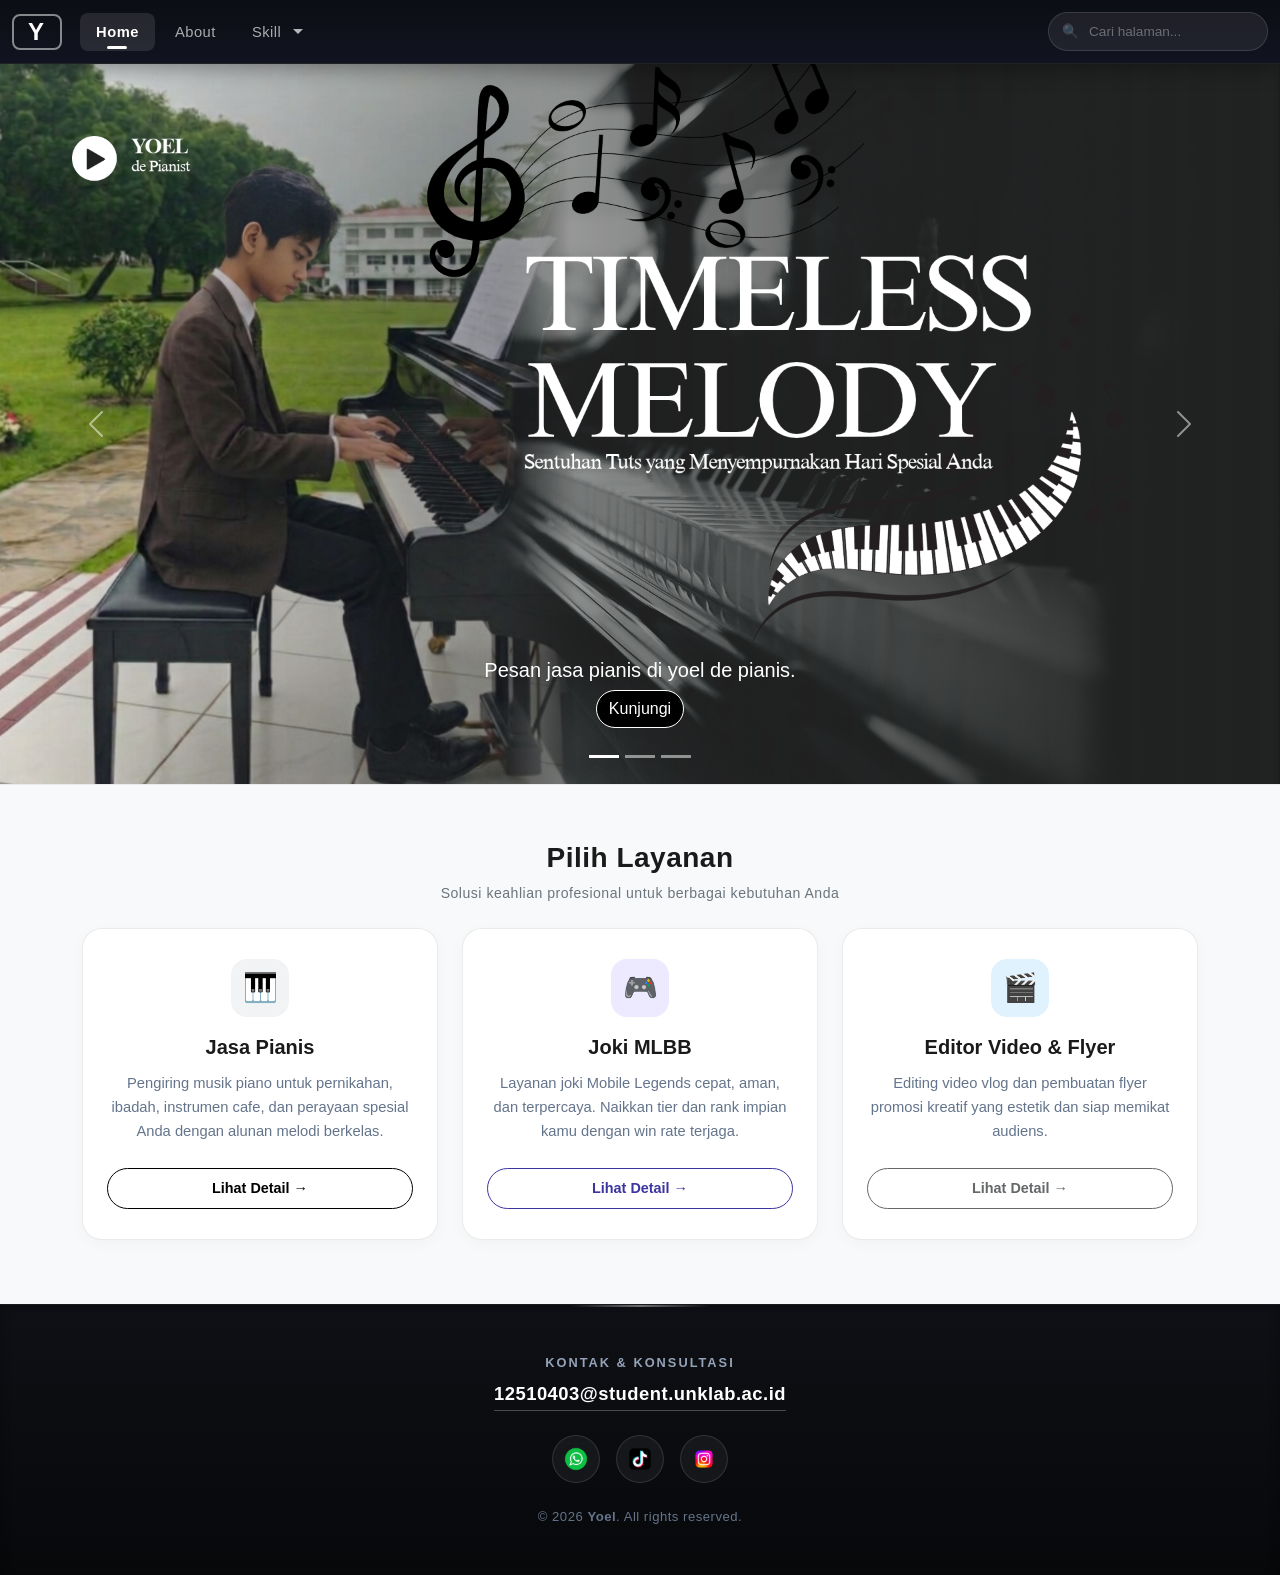
<file: home.html>
<!doctype html>
<html lang="id">
  <head>
    <meta charset="UTF-8" />
    <meta name="viewport" content="width=device-width, initial-scale=1.0" />
    <title>Jasa Skill Yoel</title>
    <link
      href="https://cdn.jsdelivr.net/npm/bootstrap@5.3.8/dist/css/bootstrap.min.css"
      rel="stylesheet"
      integrity="sha384-sRIl4kxILFvY47J16cr9ZwB07vP4J8+LH7qKQnuqkuIAvNWLzeN8tE5YBujZqJLB"
      crossorigin="anonymous"
    />
    <link rel="stylesheet" href="css/home.css" />
    <link rel="stylesheet" href="css/navbar.css" />
  </head>
  <body class="d-flex flex-column min-vh-100">
    <div class="page-intro-overlay" id="introOverlay">
      <div class="intro-content text-center">
        <div class="intro-logo">JASA SKILL YOEL</div>
        <div class="intro-text">Melodies, Visuals, Victories</div>
      </div>
    </div>

    <nav class="navbar navbar-expand-lg navbar-yoel sticky-top">
      <div class="container-fluid">
        <a class="navbar-brand" href="home.html">Y</a>
        <button
          class="navbar-toggler"
          type="button"
          data-bs-toggle="collapse"
          data-bs-target="#navbarNavDropdown"
          aria-controls="navbarNavDropdown"
          aria-expanded="false"
          aria-label="Toggle navigation"
        >
          <span class="navbar-toggler-icon"></span>
        </button>
        <div class="collapse navbar-collapse" id="navbarNavDropdown">
          <ul class="navbar-nav me-auto">
            <li class="nav-item">
              <a class="nav-link active" aria-current="page" href="home.html"
                >Home</a
              >
            </li>
            <li class="nav-item">
              <a class="nav-link" href="about.html">About</a>
            </li>
            <li class="nav-item dropdown">
              <a
                class="nav-link dropdown-toggle"
                href="#"
                role="button"
                data-bs-toggle="dropdown"
                aria-expanded="false"
              >
                Skill
              </a>
              <ul class="dropdown-menu">
                <li><a class="dropdown-item" href="pianis.html">Pianis</a></li>
                <li><a class="dropdown-item" href="joki.html">Joki MLBB</a></li>
                <li><a class="dropdown-item" href="editor.html">Editor</a></li>
              </ul>
            </li>
          </ul>
          <div class="navbar-search-wrapper">
            <input
              type="text"
              class="form-control navbar-search-input"
              id="navbarSearchInput"
              placeholder="Cari halaman..."
              autocomplete="off"
            />
            <span class="navbar-search-icon">🔍</span>
            <div class="search-results-dropdown" id="navbarSearchResults"></div>
          </div>
        </div>
      </div>
    </nav>
    <div
      id="carouselExampleCaptions"
      class="carousel slide"
      data-bs-ride="carousel"
      data-bs-interval="3500"
      data-bs-pause="false"
    >
      <div class="carousel-indicators">
        <button
          type="button"
          data-bs-target="#carouselExampleCaptions"
          data-bs-slide-to="0"
          class="active"
          aria-current="true"
          aria-label="Slide 1"
        ></button>
        <button
          type="button"
          data-bs-target="#carouselExampleCaptions"
          data-bs-slide-to="1"
          aria-label="Slide 2"
        ></button>
        <button
          type="button"
          data-bs-target="#carouselExampleCaptions"
          data-bs-slide-to="2"
          aria-label="Slide 3"
        ></button>
      </div>
      <div class="carousel-inner">
        <div class="carousel-item active">
          <a href="pianis.html" class="slide-link">
            <img src="images/pianis.png" class="d-block w-100" alt="..." />
          </a>
          <div class="carousel-caption d-none d-md-block">
            <h5>Pesan jasa pianis di yoel de pianis.</h5>
            <a href="pianis.html" class="btn btn-pianis mb-3">Kunjungi</a>
          </div>
        </div>
        <div class="carousel-item">
          <a href="joki.html" class="slide-link">
            <img src="images/mlbb.png" class="d-block w-100" alt="..." />
          </a>
          <div class="carousel-caption d-none d-md-block">
            <a href="joki.html" class="btn btn-joki mb-3">Kunjungi</a>
          </div>
        </div>
        <div class="carousel-item">
          <a href="editor.html" class="slide-link">
            <img src="images/editor.png" class="d-block w-100" alt="..." />
          </a>
          <div class="carousel-caption d-none d-md-block">
            <a href="editor.html" class="btn btn-editor mb-3">Kunjungi</a>
          </div>
        </div>
      </div>
      <button
        class="carousel-control-prev"
        type="button"
        data-bs-target="#carouselExampleCaptions"
        data-bs-slide="prev"
      >
        <span class="carousel-control-prev-icon" aria-hidden="true"></span>
        <span class="visually-hidden">Previous</span>
      </button>
      <button
        class="carousel-control-next"
        type="button"
        data-bs-target="#carouselExampleCaptions"
        data-bs-slide="next"
      >
        <span class="carousel-control-next-icon" aria-hidden="true"></span>
        <span class="visually-hidden">Next</span>
      </button>
    </div>

    <section class="services-section py-5">
      <div class="container">
        <div class="text-center mb-4">
          <h3 class="fw-bold section-title">Pilih Layanan</h3>
          <p class="text-muted small">
            Solusi keahlian profesional untuk berbagai kebutuhan Anda
          </p>
        </div>
        <div class="row g-4">
          <div class="col-md-4">
            <div class="service-card text-center">
              <div>
                <div class="service-icon-box icon-pianis">🎹</div>
                <h4 class="service-title">Jasa Pianis</h4>
                <p class="service-desc">
                  Pengiring musik piano untuk pernikahan, ibadah, instrumen
                  cafe, dan perayaan spesial Anda dengan alunan melodi berkelas.
                </p>
              </div>
              <a href="pianis.html" class="btn btn-service btn-pianis-card">
                Lihat Detail &rarr;
              </a>
            </div>
          </div>

          <div class="col-md-4">
            <div class="service-card text-center">
              <div>
                <div class="service-icon-box icon-joki">🎮</div>
                <h4 class="service-title">Joki MLBB</h4>
                <p class="service-desc">
                  Layanan joki Mobile Legends cepat, aman, dan terpercaya.
                  Naikkan tier dan rank impian kamu dengan win rate terjaga.
                </p>
              </div>
              <a href="joki.html" class="btn btn-service btn-joki-card">
                Lihat Detail &rarr;
              </a>
            </div>
          </div>

          <div class="col-md-4">
            <div class="service-card text-center">
              <div>
                <div class="service-icon-box icon-editor">🎬</div>
                <h4 class="service-title">Editor Video & Flyer</h4>
                <p class="service-desc">
                  Editing video vlog dan pembuatan flyer promosi kreatif yang
                  estetik dan siap memikat audiens.
                </p>
              </div>
              <a href="editor.html" class="btn btn-service btn-editor-card">
                Lihat Detail &rarr;
              </a>
            </div>
          </div>
        </div>
      </div>
    </section>

    <footer class="footer custom-footer py-5 mt-auto">
      <div class="container text-center">
        <!-- Informasi Email -->
        <div class="mb-4">
          <p class="footer-email-label mb-2">Kontak & Konsultasi</p>
          <a
            href="mailto:12510403@student.unklab.ac.id"
            class="footer-email-link"
          >
            12510403@student.unklab.ac.id
          </a>
        </div>

        <div
          class="d-flex justify-content-center align-items-center gap-3 mb-4"
        >
          <a
            href="https://wa.me/+6285255789839"
            target="_blank"
            class="footer-social-link social-wa"
            title="WhatsApp"
          >
            <img src="images/wa.png" alt="WhatsApp" class="footer-icon" />
          </a>
          <a
            href="#"
            class="footer-social-link social-tiktok"
            title="TikTok"
            data-bs-toggle="modal"
            data-bs-target="#tiktokModal"
          >
            <img src="images/tiktok.png" alt="TikTok" class="footer-icon" />
          </a>
          <a
            href="https://www.instagram.com/lightningmcqueel?gwpx=MTV6YXcyeWN4NjFxeQ=="
            target="_blank"
            class="footer-social-link social-ig"
            title="Instagram"
          >
            <img src="images/ig.png" alt="Instagram" class="footer-icon" />
          </a>
        </div>

        <div class="footer-copyright small">
          &copy; 2026 <strong>Yoel</strong>. All rights reserved.
        </div>
      </div>
    </footer>

    <div
      class="modal fade"
      id="tiktokModal"
      tabindex="-1"
      aria-labelledby="tiktokModalLabel"
      aria-hidden="true"
    >
      <div class="modal-dialog modal-dialog-centered modal-sm">
        <div class="modal-content tiktok-modal-content text-center p-3">
          <div class="modal-header border-0 pb-0 justify-content-end">
            <button
              type="button"
              class="btn-close btn-close-white"
              data-bs-dismiss="modal"
              aria-label="Close"
            ></button>
          </div>
          <div class="modal-body pt-0">
            <div class="tiktok-modal-icon mb-3">
              <img
                src="images/tiktok.png"
                alt="TikTok"
                width="28"
                height="28"
              />
            </div>
            <h5
              class="modal-title fw-bold text-white mb-1"
              id="tiktokModalLabel"
            >
              Pilih Akun TikTok
            </h5>
            <p class="text-white small mb-4">
              Pilih profil TikTok yang ingin dikunjungi:
            </p>
            <div class="d-grid gap-2">
              <a
                href="https://www.tiktok.com/@bitterchocolataste?_r=1&_t=ZS-9BcBU4QkDsS"
                target="_blank"
                class="btn btn-tiktok-link"
              >
                🎮 MLBB
              </a>
              <a
                href="https://www.tiktok.com/@shiver_2910?_r=1&_t=ZS-9BcBzDvgJhU"
                target="_blank"
                class="btn btn-tiktok-link"
              >
                🎹 Piano
              </a>
            </div>
          </div>
        </div>
      </div>
    </div>

    <script
      src="https://cdn.jsdelivr.net/npm/bootstrap@5.3.8/dist/js/bootstrap.bundle.min.js"
      integrity="sha384-FKyoEForCGlyvwx9Hj09JcYn3nv7wiPVlz7YYwJrWVcXK/BmnVDxM+D2scQbITxI"
      crossorigin="anonymous"
    ></script>
    <script src="js/home.js"></script>
    <script src="js/navbar.js"></script>
  </body>
</html>
</file>
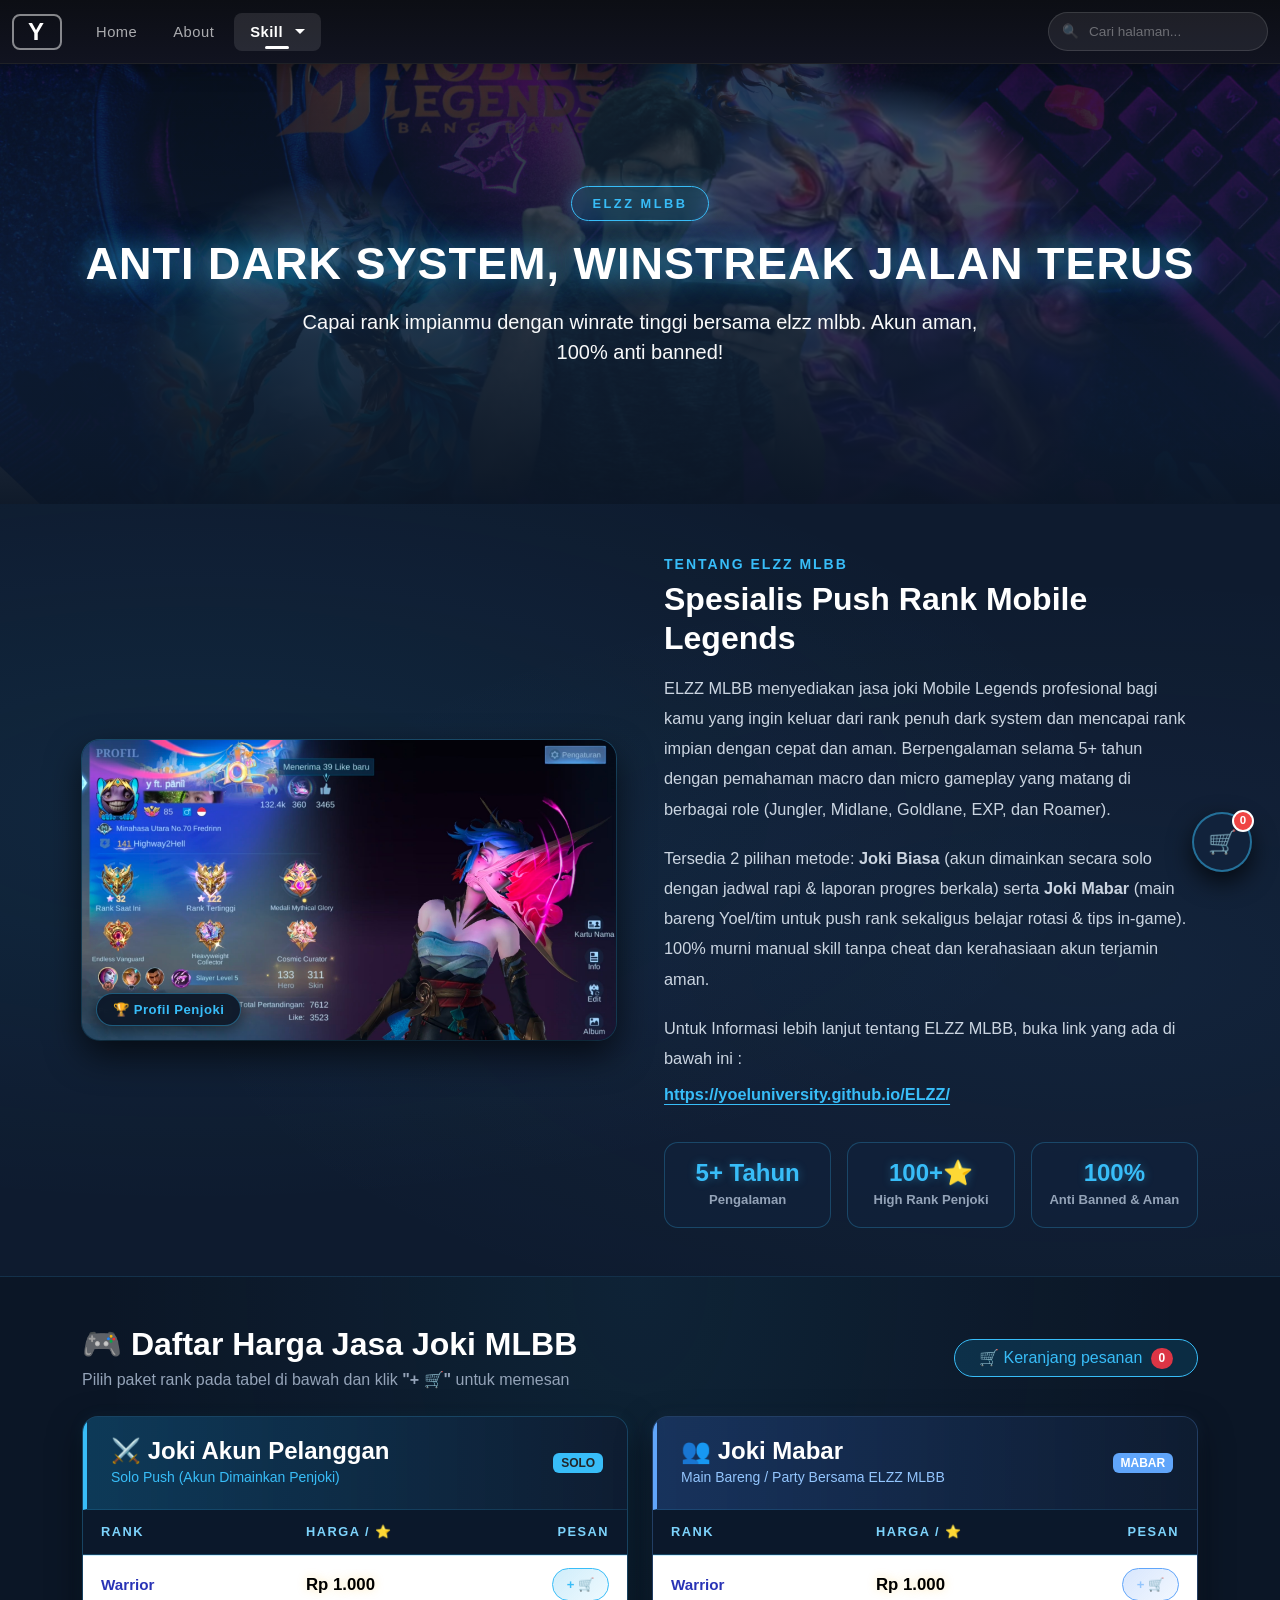
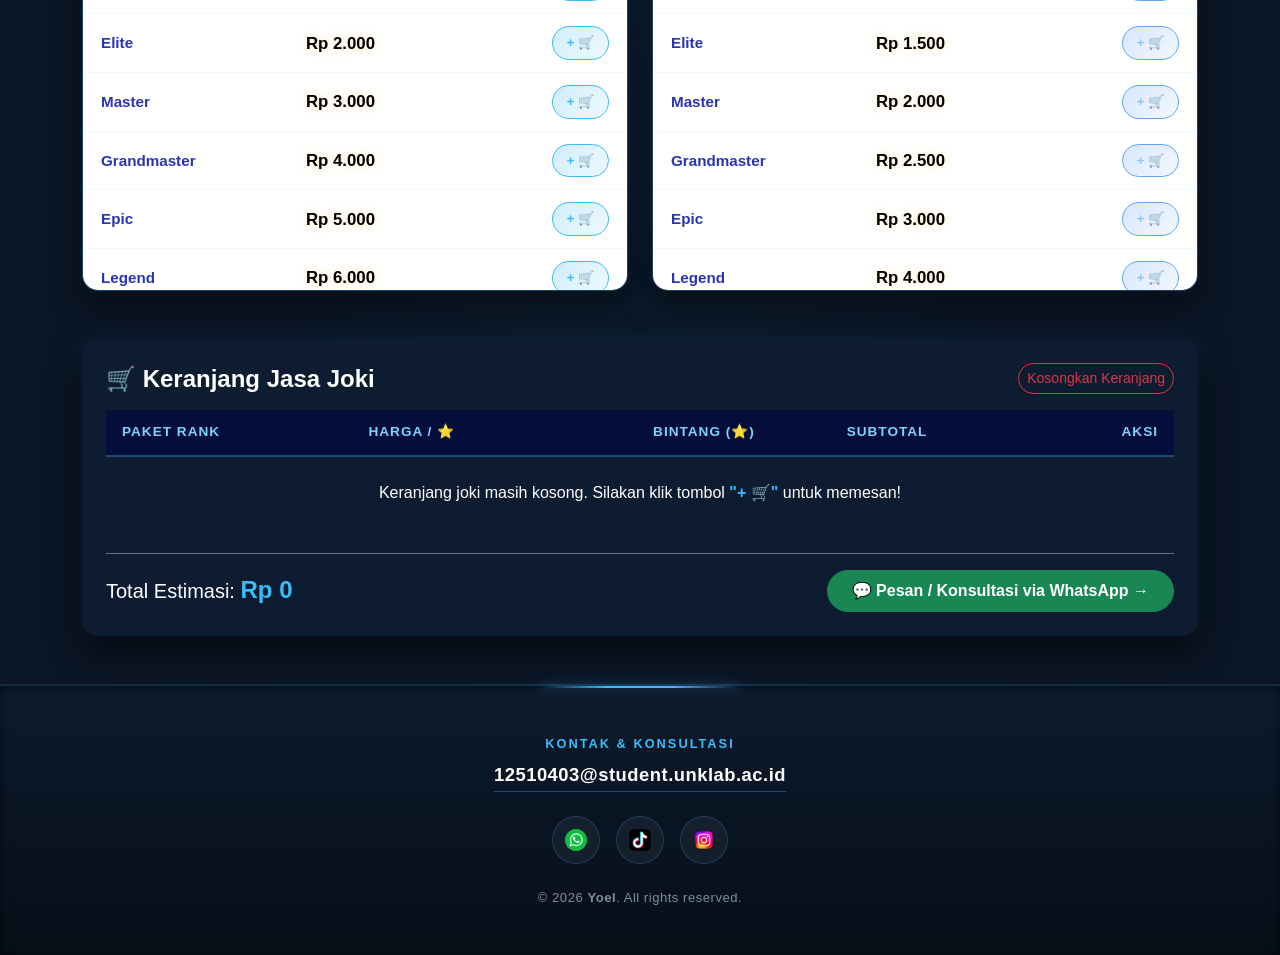
<file: joki.html>
<!doctype html>
<html lang="id">
  <head>
    <meta charset="UTF-8" />
    <meta name="viewport" content="width=device-width, initial-scale=1.0" />
    <title>Joki MLBB - Jasa Skill Yoel</title>
    <link
      href="https://cdn.jsdelivr.net/npm/bootstrap@5.3.8/dist/css/bootstrap.min.css"
      rel="stylesheet"
      integrity="sha384-sRIl4kxILFvY47J16cr9ZwB07vP4J8+LH7qKQnuqkuIAvNWLzeN8tE5YBujZqJLB"
      crossorigin="anonymous"
    />
    <link rel="stylesheet" href="css/joki.css" />
    <link rel="stylesheet" href="css/navbar.css" />
  </head>
  <body class="d-flex flex-column min-vh-100">
    <nav class="navbar navbar-expand-lg navbar-yoel sticky-top">
      <div class="container-fluid">
        <a class="navbar-brand" href="index.html">Y</a>
        <div class="navbar-search-wrapper">
          <input
            type="text"
            class="form-control navbar-search-input"
            id="navbarSearchInput"
            placeholder="Cari halaman..."
            autocomplete="off"
          />
          <span class="navbar-search-icon">🔍</span>
          <div class="search-results-dropdown" id="navbarSearchResults"></div>
        </div>
        <button
          class="navbar-toggler"
          type="button"
          data-bs-toggle="collapse"
          data-bs-target="#navbarNavDropdown"
          aria-controls="navbarNavDropdown"
          aria-expanded="false"
          aria-label="Toggle navigation"
        >
          <span class="navbar-toggler-icon"></span>
        </button>
        <div class="collapse navbar-collapse" id="navbarNavDropdown">
          <ul class="navbar-nav me-auto">
            <li class="nav-item">
              <a class="nav-link" href="index.html">Home</a>
            </li>
            <li class="nav-item">
              <a class="nav-link" href="about.html">About</a>
            </li>
            <li class="nav-item dropdown">
              <a
                class="nav-link dropdown-toggle active"
                href="#"
                role="button"
                data-bs-toggle="dropdown"
                aria-expanded="false"
              >
                Skill
              </a>
              <ul class="dropdown-menu">
                <li><a class="dropdown-item" href="pianis.html">Pianis</a></li>
                <li>
                  <a class="dropdown-item active" href="joki.html">Joki MLBB</a>
                </li>
                <li><a class="dropdown-item" href="editor.html">Editor</a></li>
              </ul>
            </li>
          </ul>
        </div>
      </div>
    </nav>

    <header class="joki-hero text-center text-white page-entrance">
      <div class="joki-hero-overlay"></div>
      <div class="container position-relative joki-hero-content">
        <span class="joki-badge mb-3 d-inline-block">ELZZ MLBB</span>
        <h1 class="fw-bold display-4 mb-3 joki-hero-title">
          ANTI DARK SYSTEM, WINSTREAK JALAN TERUS
        </h1>
        <p class="lead text-light mx-auto" style="max-width: 680px">
          Capai rank impianmu dengan winrate tinggi bersama elzz mlbb. Akun
          aman, 100% anti banned!
        </p>
      </div>
    </header>

    <section class="py-5 joki-desc-section page-entrance-delay-1">
      <div class="container">
        <div class="row align-items-center g-5">
          <div class="col-lg-6 col-md-12">
            <div class="joki-img-wrapper-16x9">
              <img
                src="images/profil.jpeg"
                alt="Mobile Legends Bang Bang Gameplay"
                class="img-fluid joki-img-16x9"
              />
              <div class="joki-img-badge">🏆 Profil Penjoki</div>
            </div>
          </div>

          <div class="col-lg-6 col-md-12">
            <span class="joki-section-label text-uppercase small"
              >TENTANG ELZZ MLBB</span
            >
            <h2 class="fw-bold text-white mb-3 mt-1">
              Spesialis Push Rank Mobile Legends
            </h2>
            <div class="joki-desc-text">
              <p>
                ELZZ MLBB menyediakan jasa joki Mobile Legends profesional bagi
                kamu yang ingin keluar dari rank penuh dark system dan mencapai
                rank impian dengan cepat dan aman. Berpengalaman selama 5+ tahun
                dengan pemahaman macro dan micro gameplay yang matang di
                berbagai role (Jungler, Midlane, Goldlane, EXP, dan Roamer).
              </p>
              <p>
                Tersedia 2 pilihan metode: <strong>Joki Biasa</strong> (akun
                dimainkan secara solo dengan jadwal rapi & laporan progres
                berkala) serta <strong>Joki Mabar</strong> (main bareng Yoel/tim
                untuk push rank sekaligus belajar rotasi & tips in-game). 100%
                murni manual skill tanpa cheat dan kerahasiaan akun terjamin
                aman.
              </p>
              <p class="mb-0">
                Untuk Informasi lebih lanjut tentang ELZZ MLBB, buka link yang
                ada di bawah ini :<br />
                <a
                  href="https://yoeluniversity.github.io/ELZZ/"
                  target="_blank"
                  rel="noopener noreferrer"
                  class="joki-external-link"
                >
                  https://yoeluniversity.github.io/ELZZ/
                </a>
              </p>
            </div>

            <div class="row g-3 mt-3">
              <div class="col-sm-4 col-6">
                <div class="joki-highlight-box p-3 text-center">
                  <h4 class="mb-0">5+ Tahun</h4>
                  <small class="joki-highlight-label">Pengalaman</small>
                </div>
              </div>
              <div class="col-sm-4 col-6">
                <div
                  class="joki-highlight-box p-3 text-center"
                  style="animation-delay: 0.6s"
                >
                  <h4 class="mb-0">100+⭐</h4>
                  <small class="joki-highlight-label">High Rank Penjoki</small>
                </div>
              </div>
              <div class="col-sm-4 col-12">
                <div
                  class="joki-highlight-box p-3 text-center"
                  style="animation-delay: 1.2s"
                >
                  <h4 class="mb-0">100%</h4>
                  <small class="joki-highlight-label">Anti Banned & Aman</small>
                </div>
              </div>
            </div>
          </div>
        </div>
      </div>
    </section>

    <section class="py-5 joki-catalog-section">
      <div class="container">
        <div
          class="d-flex justify-content-between align-items-center mb-4 flex-wrap gap-2"
        >
          <div>
            <h2 class="fw-bold text-white mb-1">
              🎮 Daftar Harga Jasa Joki MLBB
            </h2>
            <p class="text-secondary-gaming mb-0">
              Pilih paket rank pada tabel di bawah dan klik
              <strong>"+ 🛒"</strong> untuk memesan
            </p>
          </div>
          <button
            class="btn cart-btn-toggle rounded-pill px-4"
            data-bs-toggle="modal"
            data-bs-target="#cartModal"
            style="
              background: rgba(14, 165, 233, 0.15);
              border: 1px solid #38bdf8;
              color: #38bdf8;
            "
          >
            🛒 Keranjang pesanan
            <span class="badge bg-danger rounded-pill ms-1" id="cartCountBadge"
              >0</span
            >
          </button>
        </div>

        <div class="row g-4" id="jokiTablesContainer">
          <div class="col-lg-6">
            <div class="gaming-table-card h-100">
              <div
                class="table-gaming-header solo-header d-flex justify-content-between align-items-center"
              >
                <div>
                  <h4 class="fw-bold text-white mb-0">
                    ⚔️ Joki Akun Pelanggan
                  </h4>
                  <small class="text-cyan-gaming"
                    >Solo Push (Akun Dimainkan Penjoki)</small
                  >
                </div>
                <span class="badge bg-cyan-gaming text-dark fw-bold">SOLO</span>
              </div>
              <div class="table-responsive table-scroll-container">
                <table class="table gaming-table table-borderless align-middle">
                  <thead>
                    <tr>
                      <th>Rank</th>
                      <th>Harga / ⭐</th>
                      <th class="text-end">Pesan</th>
                    </tr>
                  </thead>
                  <tbody>
                    <tr>
                      <td><span class="rank-name">Warrior</span></td>
                      <td><span class="rank-price">Rp 1.000</span></td>
                      <td class="text-end">
                        <button
                          class="btn btn-gaming-add btn-add-cart"
                          data-id="1"
                        >
                          + 🛒
                        </button>
                      </td>
                    </tr>
                    <tr>
                      <td><span class="rank-name">Elite</span></td>
                      <td><span class="rank-price">Rp 2.000</span></td>
                      <td class="text-end">
                        <button
                          class="btn btn-gaming-add btn-add-cart"
                          data-id="2"
                        >
                          + 🛒
                        </button>
                      </td>
                    </tr>
                    <tr>
                      <td><span class="rank-name">Master</span></td>
                      <td><span class="rank-price">Rp 3.000</span></td>
                      <td class="text-end">
                        <button
                          class="btn btn-gaming-add btn-add-cart"
                          data-id="3"
                        >
                          + 🛒
                        </button>
                      </td>
                    </tr>
                    <tr>
                      <td><span class="rank-name">Grandmaster</span></td>
                      <td><span class="rank-price">Rp 4.000</span></td>
                      <td class="text-end">
                        <button
                          class="btn btn-gaming-add btn-add-cart"
                          data-id="4"
                        >
                          + 🛒
                        </button>
                      </td>
                    </tr>
                    <tr>
                      <td><span class="rank-name">Epic</span></td>
                      <td><span class="rank-price">Rp 5.000</span></td>
                      <td class="text-end">
                        <button
                          class="btn btn-gaming-add btn-add-cart"
                          data-id="5"
                        >
                          + 🛒
                        </button>
                      </td>
                    </tr>
                    <tr>
                      <td><span class="rank-name">Legend</span></td>
                      <td><span class="rank-price">Rp 6.000</span></td>
                      <td class="text-end">
                        <button
                          class="btn btn-gaming-add btn-add-cart"
                          data-id="6"
                        >
                          + 🛒
                        </button>
                      </td>
                    </tr>
                    <tr>
                      <td><span class="rank-name">Mythic</span></td>
                      <td><span class="rank-price">Rp 10.000</span></td>
                      <td class="text-end">
                        <button
                          class="btn btn-gaming-add btn-add-cart"
                          data-id="7"
                        >
                          + 🛒
                        </button>
                      </td>
                    </tr>
                    <tr>
                      <td><span class="rank-name">Honor</span></td>
                      <td><span class="rank-price">Rp 12.000</span></td>
                      <td class="text-end">
                        <button
                          class="btn btn-gaming-add btn-add-cart"
                          data-id="8"
                        >
                          + 🛒
                        </button>
                      </td>
                    </tr>
                    <tr>
                      <td><span class="rank-name">Glory</span></td>
                      <td><span class="rank-price">Rp 16.000</span></td>
                      <td class="text-end">
                        <button
                          class="btn btn-gaming-add btn-add-cart"
                          data-id="9"
                        >
                          + 🛒
                        </button>
                      </td>
                    </tr>
                    <tr>
                      <td><span class="rank-name">Immortal</span></td>
                      <td><span class="rank-price">Rp 20.000</span></td>
                      <td class="text-end">
                        <button
                          class="btn btn-gaming-add btn-add-cart"
                          data-id="10"
                        >
                          + 🛒
                        </button>
                      </td>
                    </tr>
                  </tbody>
                </table>
              </div>
            </div>
          </div>

          <div class="col-lg-6">
            <div class="gaming-table-card mabar-card h-100">
              <div
                class="table-gaming-header mabar-header d-flex justify-content-between align-items-center"
              >
                <div>
                  <h4 class="fw-bold text-white mb-0">👥 Joki Mabar</h4>
                  <small style="color: #93c5fd"
                    >Main Bareng / Party Bersama ELZZ MLBB</small
                  >
                </div>
                <span class="badge bg-purple-gaming text-white fw-bold"
                  >MABAR</span
                >
              </div>
              <div class="table-responsive table-scroll-container">
                <table
                  class="table gaming-table mabar-table table-borderless align-middle"
                >
                  <thead>
                    <tr>
                      <th>Rank</th>
                      <th>Harga / ⭐</th>
                      <th class="text-end">Pesan</th>
                    </tr>
                  </thead>
                  <tbody>
                    <tr>
                      <td><span class="rank-name">Warrior</span></td>
                      <td><span class="rank-price">Rp 1.000</span></td>
                      <td class="text-end">
                        <button
                          class="btn btn-gaming-add mabar-btn btn-add-cart"
                          data-id="11"
                        >
                          + 🛒
                        </button>
                      </td>
                    </tr>
                    <tr>
                      <td><span class="rank-name">Elite</span></td>
                      <td><span class="rank-price">Rp 1.500</span></td>
                      <td class="text-end">
                        <button
                          class="btn btn-gaming-add mabar-btn btn-add-cart"
                          data-id="12"
                        >
                          + 🛒
                        </button>
                      </td>
                    </tr>
                    <tr>
                      <td><span class="rank-name">Master</span></td>
                      <td><span class="rank-price">Rp 2.000</span></td>
                      <td class="text-end">
                        <button
                          class="btn btn-gaming-add mabar-btn btn-add-cart"
                          data-id="13"
                        >
                          + 🛒
                        </button>
                      </td>
                    </tr>
                    <tr>
                      <td><span class="rank-name">Grandmaster</span></td>
                      <td><span class="rank-price">Rp 2.500</span></td>
                      <td class="text-end">
                        <button
                          class="btn btn-gaming-add mabar-btn btn-add-cart"
                          data-id="14"
                        >
                          + 🛒
                        </button>
                      </td>
                    </tr>
                    <tr>
                      <td><span class="rank-name">Epic</span></td>
                      <td><span class="rank-price">Rp 3.000</span></td>
                      <td class="text-end">
                        <button
                          class="btn btn-gaming-add mabar-btn btn-add-cart"
                          data-id="15"
                        >
                          + 🛒
                        </button>
                      </td>
                    </tr>
                    <tr>
                      <td><span class="rank-name">Legend</span></td>
                      <td><span class="rank-price">Rp 4.000</span></td>
                      <td class="text-end">
                        <button
                          class="btn btn-gaming-add mabar-btn btn-add-cart"
                          data-id="16"
                        >
                          + 🛒
                        </button>
                      </td>
                    </tr>
                    <tr>
                      <td><span class="rank-name">Mythic</span></td>
                      <td><span class="rank-price">Rp 6.000</span></td>
                      <td class="text-end">
                        <button
                          class="btn btn-gaming-add mabar-btn btn-add-cart"
                          data-id="17"
                        >
                          + 🛒
                        </button>
                      </td>
                    </tr>
                    <tr>
                      <td><span class="rank-name">Honor</span></td>
                      <td><span class="rank-price">Rp 8.000</span></td>
                      <td class="text-end">
                        <button
                          class="btn btn-gaming-add mabar-btn btn-add-cart"
                          data-id="18"
                        >
                          + 🛒
                        </button>
                      </td>
                    </tr>
                    <tr>
                      <td><span class="rank-name">Glory</span></td>
                      <td><span class="rank-price">Rp 11.000</span></td>
                      <td class="text-end">
                        <button
                          class="btn btn-gaming-add mabar-btn btn-add-cart"
                          data-id="19"
                        >
                          + 🛒
                        </button>
                      </td>
                    </tr>
                    <tr>
                      <td><span class="rank-name">Immortal</span></td>
                      <td><span class="rank-price">Rp 17.000</span></td>
                      <td class="text-end">
                        <button
                          class="btn btn-gaming-add mabar-btn btn-add-cart"
                          data-id="20"
                        >
                          + 🛒
                        </button>
                      </td>
                    </tr>
                  </tbody>
                </table>
              </div>
            </div>
          </div>
        </div>

        <div class="card border-0 rounded-4 mt-5 p-3 p-md-4 joki-cart-card">
          <div
            class="d-flex justify-content-between align-items-center mb-3 flex-wrap gap-2"
          >
            <h4 class="fw-bold text-white mb-0">🛒 Keranjang Jasa Joki</h4>
            <button
              class="btn btn-sm btn-outline-danger rounded-pill"
              id="btnClearCart"
            >
              Kosongkan Keranjang
            </button>
          </div>
          <div
            class="table-responsive table-scroll-container cart-scroll-container"
          >
            <table class="table align-middle mb-0">
              <thead>
                <tr>
                  <th>Paket Rank</th>
                  <th class="d-none d-sm-table-cell">Harga / ⭐</th>
                  <th class="text-center">Bintang (⭐)</th>
                  <th>Subtotal</th>
                  <th class="text-end">Aksi</th>
                </tr>
              </thead>
              <tbody id="cartTableBody"></tbody>
            </table>
          </div>
          <div id="emptyCartMessage" class="text-center py-4">
            <p class="mb-0 text-white" style="color: #ffffff !important;">
              Keranjang joki masih kosong. Silakan klik tombol
              <strong class="text-cyan-gaming">"+ 🛒"</strong> untuk memesan!
            </p>
          </div>
          <div
            class="d-flex justify-content-between align-items-center mt-4 pt-3 border-top border-secondary flex-wrap gap-3"
          >
            <h5 class="mb-0 text-white">
              Total Estimasi:
              <span class="fw-bold text-cyan-gaming fs-4" id="cartTotalPrice"
                >Rp 0</span
              >
            </h5>
            <button
              class="btn btn-success rounded-pill px-4 py-2 fw-semibold"
              id="btnCheckoutWA"
            >
              💬 Pesan / Konsultasi via WhatsApp &rarr;
            </button>
          </div>
        </div>
      </div>
    </section>

    <button
      class="floating-cart-btn"
      data-bs-toggle="modal"
      data-bs-target="#cartModal"
      title="Lihat Keranjang Joki"
    >
      🛒 <span class="floating-cart-badge" id="floatingCartBadge">0</span>
    </button>

    <div
      class="modal fade"
      id="cartModal"
      tabindex="-1"
      aria-labelledby="cartModalLabel"
      aria-hidden="true"
    >
      <div class="modal-dialog modal-dialog-centered">
        <div
          class="modal-content border-0 rounded-4 shadow-lg p-2"
          style="
            background: #0e1d33;
            border: 1px solid rgba(56, 189, 248, 0.35) !important;
          "
        >
          <div class="modal-header border-0 pb-2">
            <h5 class="modal-title fw-bold text-white" id="cartModalLabel">
              🛒 Keranjang Joki MLBB
            </h5>
            <button
              type="button"
              class="btn-close btn-close-white"
              data-bs-dismiss="modal"
              aria-label="Close"
            ></button>
          </div>
          <div class="modal-body py-2">
            <div id="modalCartContent"></div>
          </div>
          <div
            class="modal-footer border-0 pt-3 d-flex justify-content-between flex-wrap gap-2"
          >
            <div class="fs-5 text-white">
              Total:
              <span class="fw-bold text-cyan-gaming" id="modalTotalPrice"
                >Rp 0</span
              >
            </div>
            <div>
              <button
                type="button"
                class="btn btn-dark rounded-pill me-2"
                data-bs-dismiss="modal"
              >
                Tutup
              </button>
              <button
                type="button"
                class="btn btn-success rounded-pill px-3"
                id="btnModalCheckoutWA"
              >
                Pesan via WhatsApp 💬
              </button>
            </div>
          </div>
        </div>
      </div>
    </div>

    <footer class="footer custom-footer py-5 mt-auto">
      <div class="container text-center">
        <div class="mb-4">
          <p class="footer-email-label mb-2">Kontak & Konsultasi</p>
          <a
            href="mailto:12510403@student.unklab.ac.id"
            class="footer-email-link"
          >
            12510403@student.unklab.ac.id
          </a>
        </div>

        <div
          class="d-flex justify-content-center align-items-center gap-3 mb-4"
        >
          <a
            href="https://wa.me/+6285255789839"
            target="_blank"
            class="footer-social-link social-wa"
            title="WhatsApp"
          >
            <img src="images/wa.png" alt="WhatsApp" class="footer-icon" />
          </a>
          <a
            href="#"
            class="footer-social-link social-tiktok"
            title="TikTok"
            data-bs-toggle="modal"
            data-bs-target="#tiktokModal"
          >
            <img src="images/tiktok.png" alt="TikTok" class="footer-icon" />
          </a>
          <a
            href="https://www.instagram.com/lightningmcqueel?gwpx=MTV6YXcyeWN4NjFxeQ=="
            target="_blank"
            class="footer-social-link social-ig"
            title="Instagram"
          >
            <img src="images/ig.png" alt="Instagram" class="footer-icon" />
          </a>
        </div>

        <div class="footer-copyright small">
          &copy; 2026 <strong>Yoel</strong>. All rights reserved.
        </div>
      </div>
    </footer>

    <div
      class="modal fade"
      id="tiktokModal"
      tabindex="-1"
      aria-labelledby="tiktokModalLabel"
      aria-hidden="true"
    >
      <div class="modal-dialog modal-dialog-centered modal-sm">
        <div class="modal-content tiktok-modal-content text-center p-3">
          <div class="modal-header border-0 pb-0 justify-content-end">
            <button
              type="button"
              class="btn-close btn-close-white"
              data-bs-dismiss="modal"
              aria-label="Close"
            ></button>
          </div>
          <div class="modal-body pt-0">
            <div class="tiktok-modal-icon mb-3">
              <img
                src="images/tiktok.png"
                alt="TikTok"
                width="28"
                height="28"
              />
            </div>
            <h5
              class="modal-title fw-bold text-white mb-1"
              id="tiktokModalLabel"
            >
              Pilih Akun TikTok
            </h5>
            <p class="text-white small mb-4">
              Pilih profil TikTok yang ingin dikunjungi:
            </p>
            <div class="d-grid gap-2">
              <a
                href="https://www.tiktok.com/@bitterchocolataste?_r=1&_t=ZS-9BcBU4QkDsS"
                target="_blank"
                class="btn btn-tiktok-link"
              >
                🎮 MLBB
              </a>
              <a
                href="https://www.tiktok.com/@shiver_2910?_r=1&_t=ZS-9BcBzDvgJhU"
                target="_blank"
                class="btn btn-tiktok-link"
              >
                🎹 Piano
              </a>
            </div>
          </div>
        </div>
      </div>
    </div>

    <script
      src="https://cdn.jsdelivr.net/npm/bootstrap@5.3.8/dist/js/bootstrap.bundle.min.js"
      integrity="sha384-FKyoEForCGlyvwx9Hj09JcYn3nv7wiPVlz7YYwJrWVcXK/BmnVDxM+D2scQbITxI"
      crossorigin="anonymous"
    ></script>
    <script src="js/joki.js"></script>
    <script src="js/navbar.js"></script>
  </body>
</html>
</file>
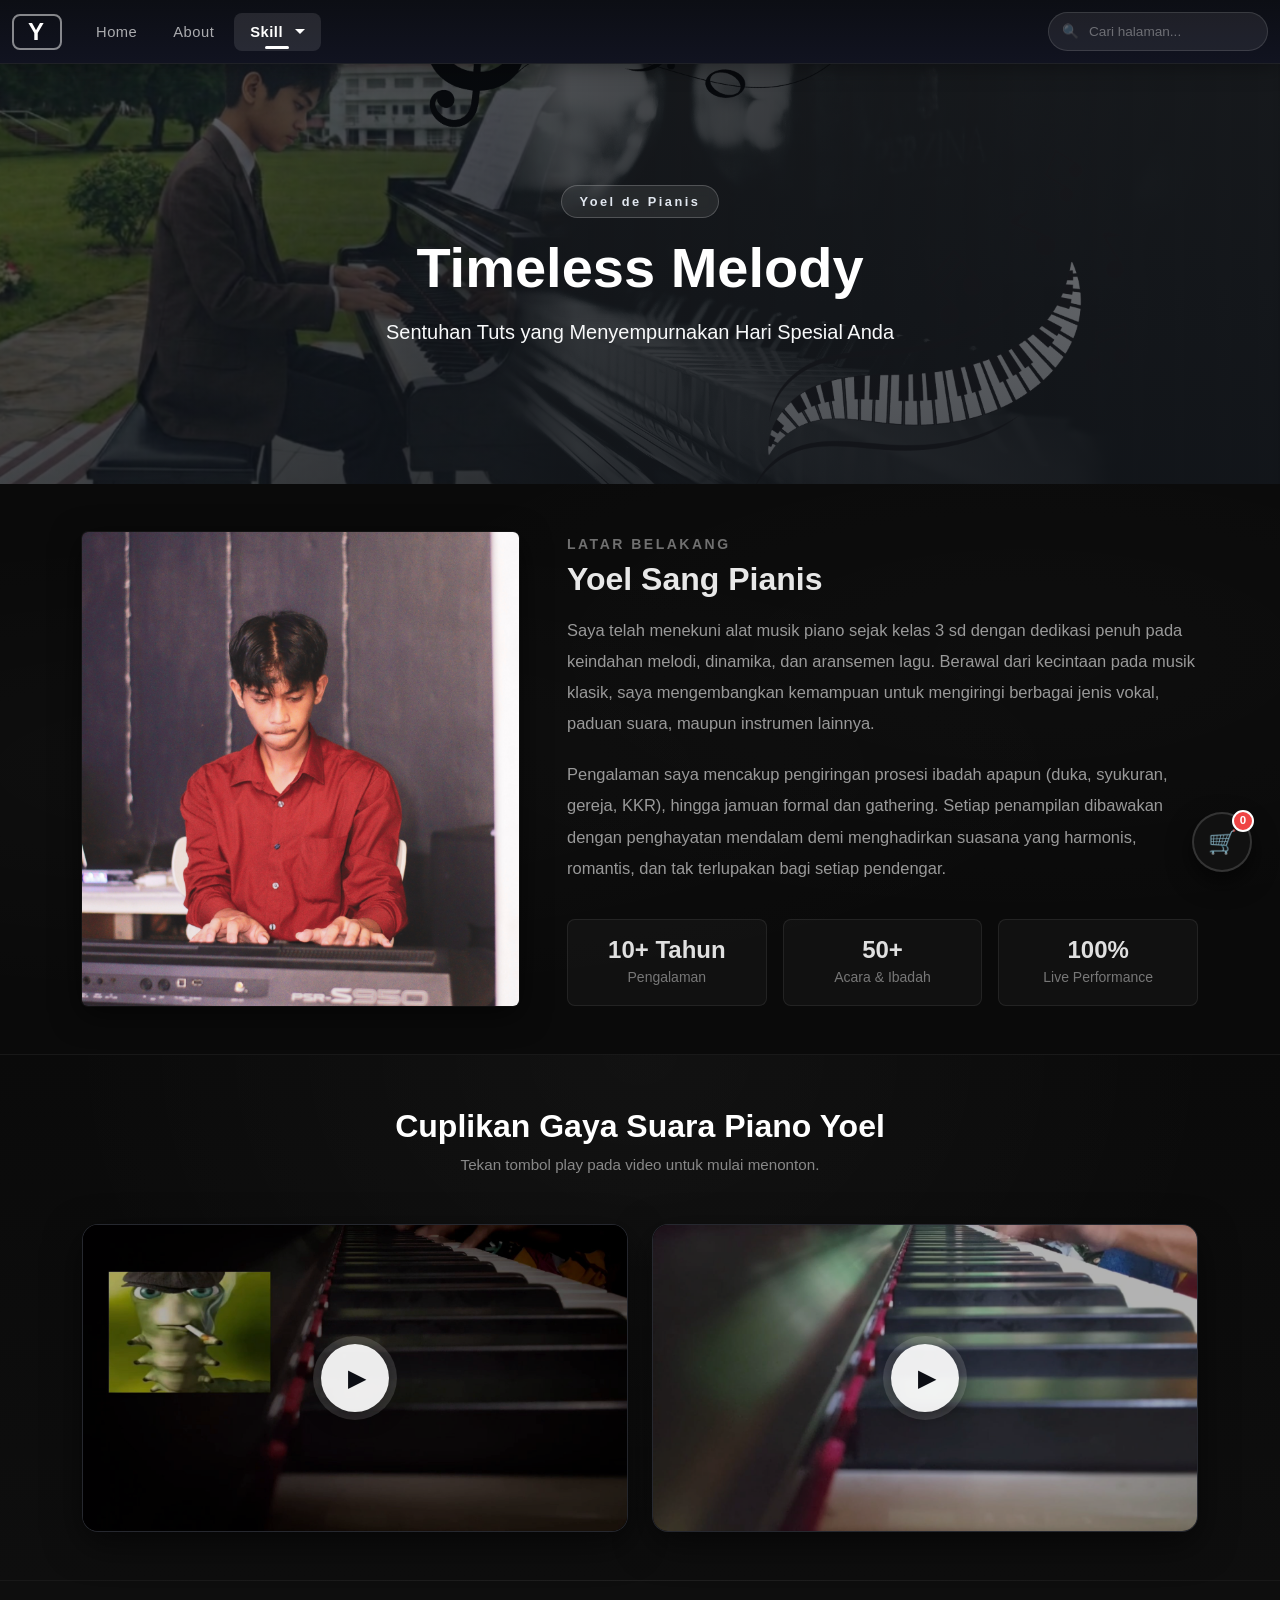
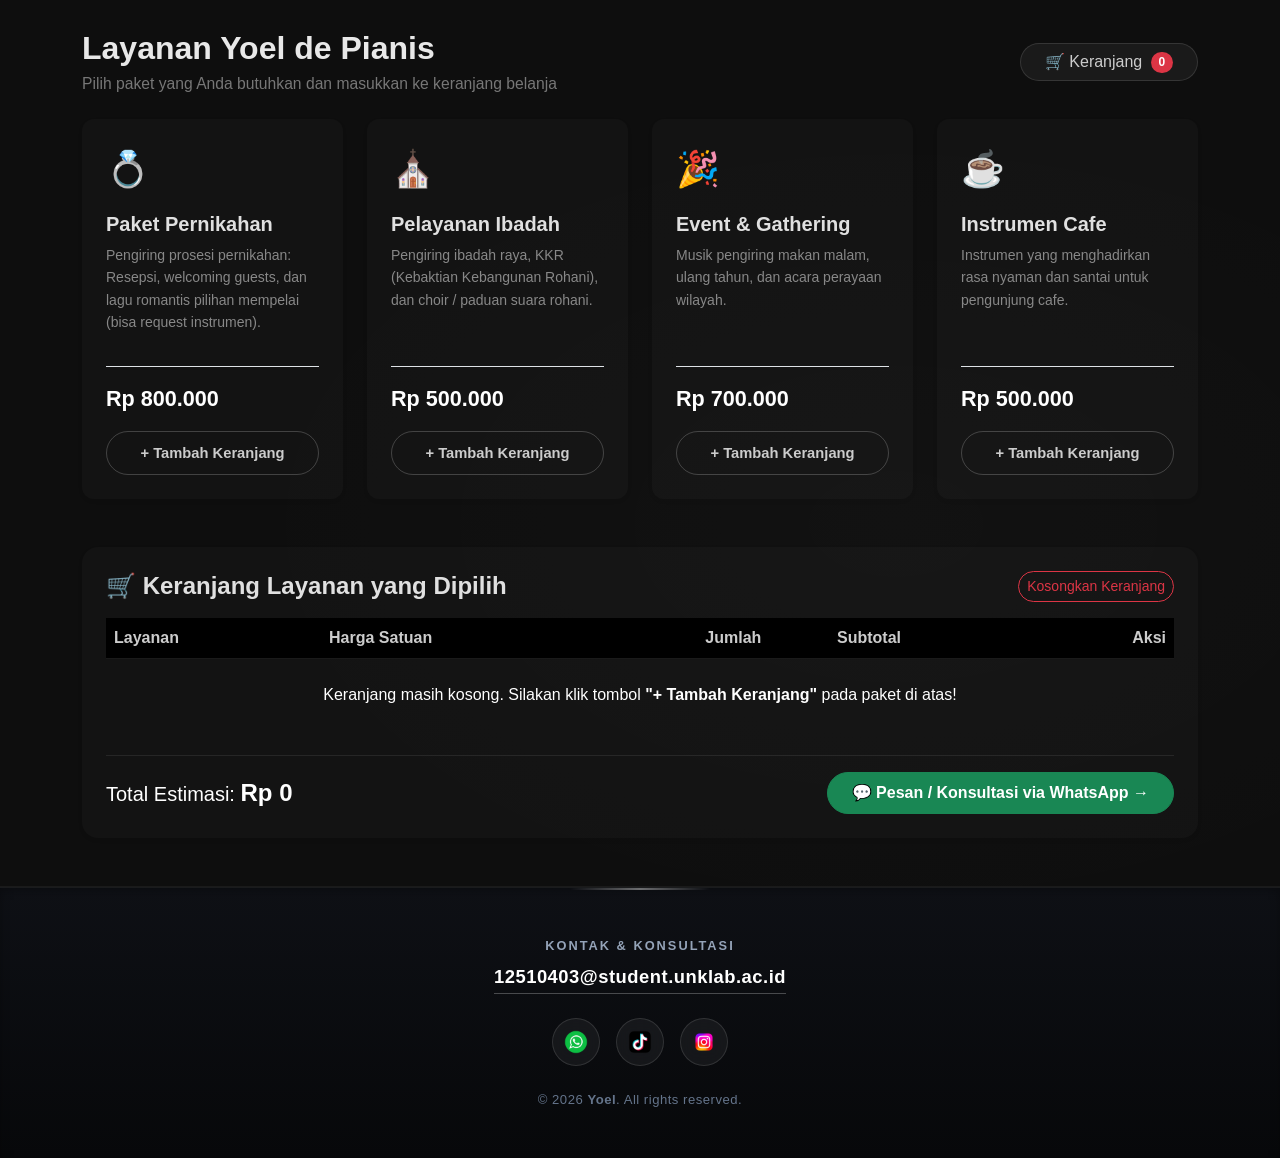
<file: pianis.html>
<!doctype html>
<html lang="id">
  <head>
    <meta charset="UTF-8" />
    <meta name="viewport" content="width=device-width, initial-scale=1.0" />
    <title>Pianis - Jasa Skill Yoel</title>
    <link
      href="https://cdn.jsdelivr.net/npm/bootstrap@5.3.8/dist/css/bootstrap.min.css"
      rel="stylesheet"
      integrity="sha384-sRIl4kxILFvY47J16cr9ZwB07vP4J8+LH7qKQnuqkuIAvNWLzeN8tE5YBujZqJLB"
      crossorigin="anonymous"
    />
    <link rel="stylesheet" href="css/pianis.css" />
    <link rel="stylesheet" href="css/navbar.css" />
  </head>
  <body class="d-flex flex-column min-vh-100">
    <nav class="navbar navbar-expand-lg navbar-yoel sticky-top">
      <div class="container-fluid">
        <a class="navbar-brand" href="index.html">Y</a>
        <div class="navbar-search-wrapper">
          <input
            type="text"
            class="form-control navbar-search-input"
            id="navbarSearchInput"
            placeholder="Cari halaman..."
            autocomplete="off"
          />
          <span class="navbar-search-icon">🔍</span>
          <div class="search-results-dropdown" id="navbarSearchResults"></div>
        </div>
        <button
          class="navbar-toggler"
          type="button"
          data-bs-toggle="collapse"
          data-bs-target="#navbarNavDropdown"
          aria-controls="navbarNavDropdown"
          aria-expanded="false"
          aria-label="Toggle navigation"
        >
          <span class="navbar-toggler-icon"></span>
        </button>
        <div class="collapse navbar-collapse" id="navbarNavDropdown">
          <ul class="navbar-nav me-auto">
            <li class="nav-item">
              <a class="nav-link" href="index.html">Home</a>
            </li>
            <li class="nav-item">
              <a class="nav-link" href="about.html">About</a>
            </li>
            <li class="nav-item dropdown">
              <a
                class="nav-link dropdown-toggle active"
                href="#"
                role="button"
                data-bs-toggle="dropdown"
                aria-expanded="false"
              >
                Skill
              </a>
              <ul class="dropdown-menu">
                <li>
                  <a class="dropdown-item active" href="pianis.html">Pianis</a>
                </li>
                <li><a class="dropdown-item" href="joki.html">Joki MLBB</a></li>
                <li><a class="dropdown-item" href="editor.html">Editor</a></li>
              </ul>
            </li>
          </ul>
        </div>
      </div>
    </nav>

    <header class="pianis-hero text-center text-white page-entrance">
      <div class="pianis-hero-overlay"></div>
      <div class="container position-relative pianis-hero-content">
        <span class="pianis-badge mb-3 d-inline-block">Yoel de Pianis</span>
        <h1 class="fw-bold display-4 mb-3">Timeless Melody</h1>
        <p class="lead text-light mx-auto" style="max-width: 650px">
          Sentuhan Tuts yang Menyempurnakan Hari Spesial Anda
        </p>
      </div>
    </header>

    <section class="py-5 experience-section page-entrance-delay-1">
      <div class="container">
        <div class="row align-items-center g-5">
          <div class="col-lg-5 col-md-6">
            <div class="keyboard-img-wrapper">
              <img
                src="images/keyboard.jpg"
                alt="Keyboard Piano"
                class="img-fluid keyboard-img"
              />
            </div>
          </div>
          <div class="col-lg-7 col-md-6">
            <span class="experience-label text-uppercase fw-bold small"
              >LATAR BELAKANG</span
            >
            <h2 class="fw-bold mb-3 mt-1">Yoel Sang Pianis</h2>
            <div class="experience-text">
              <p>
                Saya telah menekuni alat musik piano sejak kelas 3 sd dengan
                dedikasi penuh pada keindahan melodi, dinamika, dan aransemen
                lagu. Berawal dari kecintaan pada musik klasik, saya
                mengembangkan kemampuan untuk mengiringi berbagai jenis vokal,
                paduan suara, maupun instrumen lainnya.
              </p>
              <p>
                Pengalaman saya mencakup pengiringan prosesi ibadah apapun
                (duka, syukuran, gereja, KKR), hingga jamuan formal dan
                gathering. Setiap penampilan dibawakan dengan penghayatan
                mendalam demi menghadirkan suasana yang harmonis, romantis, dan
                tak terlupakan bagi setiap pendengar.
              </p>
            </div>
            <div class="row g-3 mt-3">
              <div class="col-sm-4 col-6">
                <div class="highlight-box p-3 rounded-3 text-center">
                  <h4 class="fw-bold mb-0">10+ Tahun</h4>
                  <small class="highlight-label">Pengalaman</small>
                </div>
              </div>
              <div class="col-sm-4 col-6">
                <div
                  class="highlight-box p-3 rounded-3 text-center"
                  style="animation-delay: 0.6s"
                >
                  <h4 class="fw-bold mb-0">50+</h4>
                  <small class="highlight-label">Acara & Ibadah</small>
                </div>
              </div>
              <div class="col-sm-4 col-12">
                <div
                  class="highlight-box p-3 rounded-3 text-center"
                  style="animation-delay: 1.2s"
                >
                  <h4 class="fw-bold mb-0">100%</h4>
                  <small class="highlight-label">Live Performance</small>
                </div>
              </div>
            </div>
          </div>
        </div>
      </div>
    </section>

    <section
      class="py-5 video-showcase-section page-entrance-delay-2"
      id="videoShowcase"
    >
      <div class="container">
        <div class="text-center mb-5">
          <h2 class="fw-bold mt-1 mb-2 text-white">
            Cuplikan Gaya Suara Piano Yoel
          </h2>
          <p class="video-section-subtitle mx-auto" style="max-width: 620px">
            Tekan tombol play pada video untuk mulai menonton.
          </p>
        </div>

        <div class="row g-4 justify-content-center">
          <div class="col-lg-6 col-md-10">
            <div class="piano-video-card">
              <div class="piano-video-wrapper" id="pianoVideoWrapper1">
                <video
                  id="pianoVideo1"
                  class="piano-video-player"
                  src="videos/pianis2.mp4"
                  preload="metadata"
                  playsinline
                ></video>

                <div
                  class="piano-video-cover"
                  id="pianoVideoCover1"
                  title="Klik untuk memutar video"
                >
                  <img
                    src="images/pianis2_thumb.jpg"
                    alt="Sampul Video Penampilan Piano 1"
                    class="piano-cover-img"
                  />
                  <div class="piano-cover-overlay">
                    <button
                      type="button"
                      class="piano-play-btn"
                      aria-label="Putar Video Penampilan Piano 1"
                    >
                      <span class="play-icon">▶</span>
                    </button>
                  </div>
                </div>
              </div>
            </div>
          </div>

          <div class="col-lg-6 col-md-10">
            <div class="piano-video-card">
              <div class="piano-video-wrapper" id="pianoVideoWrapper2">
                <video
                  id="pianoVideo2"
                  class="piano-video-player"
                  src="videos/pianis3.mp4"
                  preload="metadata"
                  playsinline
                ></video>

                <div
                  class="piano-video-cover"
                  id="pianoVideoCover2"
                  title="Klik untuk memutar video"
                >
                  <img
                    src="images/pianis3_thumb.jpeg"
                    alt="Sampul Video Penampilan Piano 2"
                    class="piano-cover-img"
                  />
                  <div class="piano-cover-overlay">
                    <button
                      type="button"
                      class="piano-play-btn"
                      aria-label="Putar Video Penampilan Piano 2"
                    >
                      <span class="play-icon">▶</span>
                    </button>
                  </div>
                </div>
              </div>
            </div>
          </div>
        </div>
      </div>
    </section>

    <section class="py-5 catalog-section">
      <div class="container">
        <div
          class="d-flex justify-content-between align-items-center mb-4 flex-wrap gap-2"
        >
          <div>
            <h2 class="fw-bold mb-1">Layanan Yoel de Pianis</h2>
            <p class="catalog-subtitle mb-0">
              Pilih paket yang Anda butuhkan dan masukkan ke keranjang belanja
            </p>
          </div>
          <button
            class="btn cart-btn-toggle rounded-pill px-4"
            data-bs-toggle="modal"
            data-bs-target="#cartModal"
            style="
              background: rgba(255, 255, 255, 0.05);
              border: 1px solid rgba(255, 255, 255, 0.12);
              color: #ccc;
            "
          >
            🛒 Keranjang
            <span class="badge bg-danger rounded-pill ms-1" id="cartCountBadge"
              >0</span
            >
          </button>
        </div>

        <div class="row g-4" id="serviceCatalog">
          <div class="col-md-6 col-lg-3">
            <div
              class="card h-100 service-item-card border-0 shadow-sm rounded-4"
            >
              <div
                class="card-body p-4 d-flex flex-column justify-content-between"
              >
                <div>
                  <div class="card-icon mb-3">💍</div>
                  <h5 class="fw-bold">Paket Pernikahan</h5>
                  <p class="service-item-desc small">
                    Pengiring prosesi pernikahan: Resepsi, welcoming guests, dan
                    lagu romantis pilihan mempelai (bisa request instrumen).
                  </p>
                </div>
                <div class="mt-3 pt-3 border-top">
                  <div class="service-price mb-3">Rp 800.000</div>
                  <button
                    class="btn btn-outline-dark w-100 rounded-pill btn-add-cart"
                    data-id="1"
                  >
                    + Tambah Keranjang
                  </button>
                </div>
              </div>
            </div>
          </div>

          <div class="col-md-6 col-lg-3">
            <div
              class="card h-100 service-item-card border-0 shadow-sm rounded-4"
            >
              <div
                class="card-body p-4 d-flex flex-column justify-content-between"
              >
                <div>
                  <div class="card-icon mb-3">⛪</div>
                  <h5 class="fw-bold">Pelayanan Ibadah</h5>
                  <p class="service-item-desc small">
                    Pengiring ibadah raya, KKR (Kebaktian Kebangunan Rohani),
                    dan choir / paduan suara rohani.
                  </p>
                </div>
                <div class="mt-3 pt-3 border-top">
                  <div class="service-price mb-3">Rp 500.000</div>
                  <button
                    class="btn btn-outline-dark w-100 rounded-pill btn-add-cart"
                    data-id="2"
                  >
                    + Tambah Keranjang
                  </button>
                </div>
              </div>
            </div>
          </div>

          <div class="col-md-6 col-lg-3">
            <div
              class="card h-100 service-item-card border-0 shadow-sm rounded-4"
            >
              <div
                class="card-body p-4 d-flex flex-column justify-content-between"
              >
                <div>
                  <div class="card-icon mb-3">🎉</div>
                  <h5 class="fw-bold">Event & Gathering</h5>
                  <p class="service-item-desc small">
                    Musik pengiring makan malam, ulang tahun, dan acara perayaan
                    wilayah.
                  </p>
                </div>
                <div class="mt-3 pt-3 border-top">
                  <div class="service-price mb-3">Rp 700.000</div>
                  <button
                    class="btn btn-outline-dark w-100 rounded-pill btn-add-cart"
                    data-id="3"
                  >
                    + Tambah Keranjang
                  </button>
                </div>
              </div>
            </div>
          </div>

          <div class="col-md-6 col-lg-3">
            <div
              class="card h-100 service-item-card border-0 shadow-sm rounded-4"
            >
              <div
                class="card-body p-4 d-flex flex-column justify-content-between"
              >
                <div>
                  <div class="card-icon mb-3">☕</div>
                  <h5 class="fw-bold">Instrumen Cafe</h5>
                  <p class="service-item-desc small">
                    Instrumen yang menghadirkan rasa nyaman dan santai untuk
                    pengunjung cafe.
                  </p>
                </div>
                <div class="mt-3 pt-3 border-top">
                  <div class="service-price mb-3">Rp 500.000</div>
                  <button
                    class="btn btn-outline-dark w-100 rounded-pill btn-add-cart"
                    data-id="4"
                  >
                    + Tambah Keranjang
                  </button>
                </div>
              </div>
            </div>
          </div>
        </div>

        <div class="card border-0 shadow-sm rounded-4 mt-5 p-4 cart-table-card">
          <div
            class="d-flex justify-content-between align-items-center mb-3 flex-wrap gap-2"
          >
            <h4 class="fw-bold mb-0">🛒 Keranjang Layanan yang Dipilih</h4>
            <button
              class="btn btn-sm btn-outline-danger rounded-pill"
              id="btnClearCart"
            >
              Kosongkan Keranjang
            </button>
          </div>
          <div class="table-responsive">
            <table class="table align-middle mb-0">
              <thead>
                <tr>
                  <th>Layanan</th>
                  <th>Harga Satuan</th>
                  <th class="text-center">Jumlah</th>
                  <th>Subtotal</th>
                  <th class="text-end">Aksi</th>
                </tr>
              </thead>
              <tbody id="cartTableBody"></tbody>
            </table>
          </div>
          <div id="emptyCartMessage" class="text-center py-4 text-white">
            <p class="mb-0" style="color: #ffffff !important">
              Keranjang masih kosong. Silakan klik tombol
              <strong>"+ Tambah Keranjang"</strong> pada paket di atas!
            </p>
          </div>
          <div
            class="d-flex justify-content-between align-items-center mt-4 pt-3 border-top flex-wrap gap-3"
          >
            <h5 class="mb-0 text-white">
              Total Estimasi:
              <span class="fw-bold text-white fs-4" id="cartTotalPrice"
                >Rp 0</span
              >
            </h5>
            <button
              class="btn btn-success rounded-pill px-4 py-2 fw-semibold"
              id="btnCheckoutWA"
            >
              💬 Pesan / Konsultasi via WhatsApp &rarr;
            </button>
          </div>
        </div>
      </div>
    </section>

    <button
      class="floating-cart-btn"
      data-bs-toggle="modal"
      data-bs-target="#cartModal"
      title="Lihat Keranjang"
    >
      🛒 <span class="floating-cart-badge" id="floatingCartBadge">0</span>
    </button>

    <div
      class="modal fade"
      id="cartModal"
      tabindex="-1"
      aria-labelledby="cartModalLabel"
      aria-hidden="true"
    >
      <div class="modal-dialog modal-dialog-centered">
        <div class="modal-content border-0 rounded-4 shadow-lg p-2">
          <div class="modal-header border-0 pb-2">
            <h5 class="modal-title fw-bold" id="cartModalLabel">
              🛒 Keranjang Jasa Pianis
            </h5>
            <button
              type="button"
              class="btn-close"
              data-bs-dismiss="modal"
              aria-label="Close"
            ></button>
          </div>
          <div class="modal-body py-2">
            <div id="modalCartContent"></div>
          </div>
          <div
            class="modal-footer border-0 pt-3 d-flex justify-content-between flex-wrap gap-2"
          >
            <div class="fs-5">
              Total:
              <span class="fw-bold text-success" id="modalTotalPrice"
                >Rp 0</span
              >
            </div>
            <div>
              <button
                type="button"
                class="btn btn-light rounded-pill me-2"
                data-bs-dismiss="modal"
              >
                Tutup
              </button>
              <button
                type="button"
                class="btn btn-success rounded-pill px-3"
                id="btnModalCheckoutWA"
              >
                Pesan via WhatsApp 💬
              </button>
            </div>
          </div>
        </div>
      </div>
    </div>
    <footer class="footer custom-footer py-5 mt-auto">
      <div class="container text-center">
        <div class="mb-4">
          <p class="footer-email-label mb-2">Kontak & Konsultasi</p>
          <a
            href="mailto:12510403@student.unklab.ac.id"
            class="footer-email-link"
          >
            12510403@student.unklab.ac.id
          </a>
        </div>

        <div
          class="d-flex justify-content-center align-items-center gap-3 mb-4"
        >
          <a
            href="https://wa.me/+6285255789839"
            target="_blank"
            class="footer-social-link social-wa"
            title="WhatsApp"
          >
            <img src="images/wa.png" alt="WhatsApp" class="footer-icon" />
          </a>
          <a
            href="#"
            class="footer-social-link social-tiktok"
            title="TikTok"
            data-bs-toggle="modal"
            data-bs-target="#tiktokModal"
          >
            <img src="images/tiktok.png" alt="TikTok" class="footer-icon" />
          </a>
          <a
            href="https://www.instagram.com/lightningmcqueel?gwpx=MTV6YXcyeWN4NjFxeQ=="
            target="_blank"
            class="footer-social-link social-ig"
            title="Instagram"
          >
            <img src="images/ig.png" alt="Instagram" class="footer-icon" />
          </a>
        </div>

        <div class="footer-copyright small">
          &copy; 2026 <strong>Yoel</strong>. All rights reserved.
        </div>
      </div>
    </footer>

    <div
      class="modal fade"
      id="tiktokModal"
      tabindex="-1"
      aria-labelledby="tiktokModalLabel"
      aria-hidden="true"
    >
      <div class="modal-dialog modal-dialog-centered modal-sm">
        <div class="modal-content tiktok-modal-content text-center p-3">
          <div class="modal-header border-0 pb-0 justify-content-end">
            <button
              type="button"
              class="btn-close btn-close-white"
              data-bs-dismiss="modal"
              aria-label="Close"
            ></button>
          </div>
          <div class="modal-body pt-0">
            <div class="tiktok-modal-icon mb-3">
              <img
                src="images/tiktok.png"
                alt="TikTok"
                width="28"
                height="28"
              />
            </div>
            <h5
              class="modal-title fw-bold text-white mb-1"
              id="tiktokModalLabel"
            >
              Pilih Akun TikTok
            </h5>
            <p class="text-white small mb-4">
              Pilih profil TikTok yang ingin dikunjungi:
            </p>
            <div class="d-grid gap-2">
              <a
                href="https://www.tiktok.com/@bitterchocolataste?_r=1&_t=ZS-9BcBU4QkDsS"
                target="_blank"
                class="btn btn-tiktok-link"
              >
                🎮 MLBB
              </a>
              <a
                href="https://www.tiktok.com/@shiver_2910?_r=1&_t=ZS-9BcBzDvgJhU"
                target="_blank"
                class="btn btn-tiktok-link"
              >
                🎹 Piano
              </a>
            </div>
          </div>
        </div>
      </div>
    </div>

    <script
      src="https://cdn.jsdelivr.net/npm/bootstrap@5.3.8/dist/js/bootstrap.bundle.min.js"
      integrity="sha384-FKyoEForCGlyvwx9Hj09JcYn3nv7wiPVlz7YYwJrWVcXK/BmnVDxM+D2scQbITxI"
      crossorigin="anonymous"
    ></script>
    <script src="js/pianis.js"></script>
    <script src="js/navbar.js"></script>
  </body>
</html>
</file>
<file: css/home.css>
html,
body,
button,
input,
select,
textarea {
  font-family: Arial, Helvetica, sans-serif !important;
}

.btn-pianis {
  background-color: #000000;
  border-color: #ffffff;
  color: #ffffff;
  border-radius: 30px;
}
.btn-pianis:hover {
  background-color: #ffffff;
  border-color: #000000;
  color: #000000;
}

.btn-joki {
  background-color: #ffffff;
  border-color: #3c35a0;
  color: #3c35a0;
  border-radius: 30px;
}
.btn-joki:hover {
  background-color: #3c35a0;
  border-color: #ffffff;
  color: #ffffff;
}

.btn-editor {
  background-color: #007bff;
  border-color: #e83e8c;
  color: #fff;
  border-radius: 30px;
}
.btn-editor:hover {
  background-color: #e83e8c;
  border-color: #007bff;
  color: #fff;
}

.slide-link {
  pointer-events: none;
}

.carousel-control-prev,
.carousel-control-next {
  top: 30%;
  bottom: 30%;
  height: auto;
}

.carousel-control-prev,
.carousel-control-next {
  opacity: 0.5;
}

.carousel-control-prev:hover,
.carousel-control-next:hover {
  opacity: 1;
}

.carousel-control-prev:focus,
.carousel-control-next:focus {
  opacity: 0.5;
  box-shadow: none;
  outline: none;
}

.carousel-control-prev:focus:hover,
.carousel-control-next:focus:hover {
  opacity: 1;
}

.btn-pianis,
.btn-joki,
.btn-editor,
.carousel-control-prev,
.carousel-control-next {
  transition: transform 0.15s ease;
}

.btn-pianis:hover,
.btn-joki:hover,
.btn-editor:hover,
.carousel-control-prev:hover,
.carousel-control-next:hover {
  transform: scale(1.15);
}

@media (max-width: 767.98px) {
  .slide-link {
    pointer-events: auto;
  }
}

.dropdown-menu.show {
  animation: dropdownFade 0.2s ease-out forwards;
}

@keyframes dropdownFade {
  from {
    opacity: 0;
  }
  to {
    opacity: 1;
  }
}

.dropdown-menu.show li {
  opacity: 0;
  animation: fadeInDownItem 0.3s ease-out both;
}

.dropdown-menu.show li:nth-child(1) {
  animation-delay: 0.08s;
}

.dropdown-menu.show li:nth-child(2) {
  animation-delay: 0.18s;
}

.dropdown-menu.show li:nth-child(3) {
  animation-delay: 0.28s;
}

@keyframes fadeInDownItem {
  0% {
    opacity: 0;
    transform: translateY(-10px);
  }
  100% {
    opacity: 1;
    transform: translateY(0);
  }
}

.custom-footer {
  background: linear-gradient(180deg, #0e1015 0%, #07080a 100%) !important;
  border-top: 1px solid rgba(255, 255, 255, 0.08) !important;
  color: #f8f9fa;
  position: relative;
  box-shadow: inset 0 2px 10px rgba(0, 0, 0, 0.3);
}

.custom-footer::before {
  content: "";
  position: absolute;
  top: 0;
  left: 50%;
  transform: translateX(-50%);
  width: 140px;
  height: 2px;
  background: linear-gradient(
    90deg,
    transparent,
    rgba(255, 255, 255, 0.4),
    transparent
  );
}

.footer-email-label {
  color: #94a3b8;
  font-size: 0.8rem;
  letter-spacing: 2px;
  text-transform: uppercase;
  font-weight: 600;
}

.footer-email-link {
  color: #ffffff;
  font-size: 1.15rem;
  font-weight: 600;
  text-decoration: none;
  letter-spacing: 0.5px;
  padding-bottom: 2px;
  border-bottom: 1.5px solid rgba(255, 255, 255, 0.25);
  transition: all 0.25s ease;
  display: inline-block;
}

.footer-email-link:hover {
  color: #ffffff;
  border-bottom-color: #ffffff;
  text-shadow: 0 0 12px rgba(255, 255, 255, 0.4);
  transform: translateY(-1px);
}

.footer-social-link {
  display: inline-flex;
  align-items: center;
  justify-content: center;
  width: 48px;
  height: 48px;
  border-radius: 50%;
  background: rgba(255, 255, 255, 0.05);
  border: 1px solid rgba(255, 255, 255, 0.12);
  backdrop-filter: blur(8px);
  transition: all 0.3s cubic-bezier(0.4, 0, 0.2, 1);
  text-decoration: none;
}

.footer-social-link.social-wa:hover {
  background: rgba(37, 211, 102, 0.16);
  border-color: rgba(37, 211, 102, 0.5);
  transform: translateY(-4px);
  box-shadow: 0 8px 22px rgba(37, 211, 102, 0.35);
}

.footer-social-link.social-tiktok:hover {
  background: rgba(255, 255, 255, 0.15);
  border-color: rgba(255, 255, 255, 0.4);
  transform: translateY(-4px);
  box-shadow: 0 8px 22px rgba(255, 255, 255, 0.25);
}

.footer-social-link.social-ig:hover {
  background: rgba(225, 48, 108, 0.16);
  border-color: rgba(225, 48, 108, 0.5);
  transform: translateY(-4px);
  box-shadow: 0 8px 22px rgba(225, 48, 108, 0.35);
}

.footer-icon {
  width: 24px;
  height: 24px;
  object-fit: contain;
  transition: transform 0.25s ease;
}

.footer-social-link:hover .footer-icon {
  transform: scale(1.15);
}

.footer-copyright {
  color: #64748b;
  font-size: 0.82rem;
  letter-spacing: 0.5px;
}

.services-section {
  background-color: #f8f9fa;
  border-top: 1px solid rgba(0, 0, 0, 0.05);
  padding-top: 3.5rem !important;
  padding-bottom: 4rem !important;
}

.section-title {
  color: #1a1a1a;
  letter-spacing: 0.5px;
}

.services-section .text-muted {
  color: #6c757d !important;
}

.service-card {
  background: #ffffff;
  border: 1px solid rgba(0, 0, 0, 0.08);
  border-radius: 20px;
  padding: 30px 24px;
  height: 100%;
  display: flex;
  flex-direction: column;
  justify-content: space-between;
  box-shadow: 0 4px 15px rgba(0, 0, 0, 0.03);
  transition:
    transform 0.3s cubic-bezier(0.4, 0, 0.2, 1),
    box-shadow 0.3s ease,
    border-color 0.3s ease;
}

.service-card:hover {
  transform: translateY(-8px);
  box-shadow: 0 14px 28px rgba(0, 0, 0, 0.09);
  border-color: rgba(0, 0, 0, 0.15);
}

.service-icon-box {
  width: 58px;
  height: 58px;
  border-radius: 16px;
  display: inline-flex;
  align-items: center;
  justify-content: center;
  font-size: 1.75rem;
  margin-bottom: 18px;
  transition: transform 0.3s ease;
}

.service-card:hover .service-icon-box {
  transform: scale(1.1);
}

.icon-pianis {
  background: #f1f3f5;
}

.icon-joki {
  background: #ede9fe;
}

.icon-editor {
  background: #e0f2fe;
}

.service-title {
  font-size: 1.25rem;
  font-weight: 700;
  color: #1a1a1a;
  margin-bottom: 12px;
}

.service-desc {
  color: #64748b;
  font-size: 0.92rem;
  line-height: 1.65;
  margin-bottom: 24px;
}

.btn-service {
  border-radius: 30px;
  font-weight: 600;
  font-size: 0.9rem;
  padding: 9px 20px;
  transition: all 0.25s ease;
  text-decoration: none;
}

.btn-pianis-card {
  background-color: #ffffff;
  border: 1px solid #000000;
  color: #000000;
}

.btn-pianis-card:hover {
  background-color: #000000;
  color: #ffffff;
  border-color: #ffffff;
}

.btn-joki-card {
  background-color: #ffffff;
  border: 1px solid #3c35a0;
  color: #3c35a0;
}

.btn-joki-card:hover {
  background-color: #3c35a0;
  color: #ffffff;
  border-color: #ffffff;
}

.btn-editor-card {
  background-color: #ffffff;
  border: 1px solid #656769;
  color: #656769;
}

.btn-editor-card:hover {
  background-color: #494a4b;
  color: #ffffff;
  border-color: #ffffff;
}

.page-intro-overlay {
  position: fixed;
  top: 0;
  left: 0;
  width: 100vw;
  height: 100vh;
  background: radial-gradient(circle at 50% 50%, #1a1d24 0%, #0a0b0d 100%);
  z-index: 99999;
  display: flex;
  align-items: center;
  justify-content: center;
  pointer-events: none;
  animation: introOverlayAnim 1.7s cubic-bezier(0.4, 0, 0.2, 1) forwards;
}

.intro-content {
  animation: introContentAnim 1.5s cubic-bezier(0.4, 0, 0.2, 1) forwards;
}

.intro-logo {
  font-size: 3.2rem;
  font-weight: 800;
  color: #ffffff;
  letter-spacing: 2px;
  line-height: 1;
  margin-bottom: 10px;
  text-shadow: 0 0 25px rgba(255, 255, 255, 0.45);
}

.intro-text {
  font-size: 0.9rem;
  letter-spacing: 3.5px;
  text-transform: uppercase;
  color: #94a3b8;
  font-weight: 500;
}

@media (max-width: 767.98px) {
  .intro-logo {
    font-size: 2rem;
  }
  .intro-text {
    font-size: 0.65rem;
    letter-spacing: 2px;
  }
}

@keyframes introContentAnim {
  0% {
    opacity: 0;
    transform: scale(0.85);
  }
  32% {
    opacity: 1;
    transform: scale(1.02);
  }
  65% {
    opacity: 1;
    transform: scale(1);
  }
  100% {
    opacity: 0;
    transform: scale(1.08);
  }
}

@keyframes introOverlayAnim {
  0% {
    opacity: 1;
    visibility: visible;
  }
  65% {
    opacity: 1;
  }
  100% {
    opacity: 0;
    visibility: hidden;
  }
}

.tiktok-modal-content {
  background: linear-gradient(145deg, #181b22 0%, #0d0f13 100%);
  border: 1px solid rgba(255, 255, 255, 0.12);
  border-radius: 20px;
  box-shadow: 0 15px 35px rgba(0, 0, 0, 0.65);
  color: #f8f9fa;
}

.tiktok-modal-icon {
  width: 52px;
  height: 52px;
  margin: 0 auto;
  display: inline-flex;
  align-items: center;
  justify-content: center;
  border-radius: 50%;
  background: rgba(255, 255, 255, 0.08);
  border: 1px solid rgba(255, 255, 255, 0.15);
}

.btn-tiktok-link {
  background: rgba(255, 255, 255, 0.07);
  border: 1px solid rgba(255, 255, 255, 0.16);
  color: #ffffff;
  font-weight: 600;
  border-radius: 30px;
  padding: 10px 18px;
  transition: all 0.25s ease;
  text-decoration: none;
  font-size: 0.92rem;
}

.btn-tiktok-link:hover {
  background: #ffffff;
  color: #0d0f13;
  border-color: #ffffff;
  transform: translateY(-2px);
  box-shadow: 0 6px 18px rgba(255, 255, 255, 0.25);
}

.text-muted {
  color: #ffffff !important;
  font-size: 0.88rem;
  letter-spacing: 0.5px;
}
</file>
<file: css/navbar.css>
.navbar-yoel {
  position: -webkit-sticky !important;
  position: sticky !important;
  top: 0 !important;
  background: linear-gradient(180deg, #0c0e14 0%, #111320 100%) !important;
  border-bottom: 1px solid rgba(255, 255, 255, 0.08);
  box-shadow: 0 4px 20px rgba(0, 0, 0, 0.35);
  padding: 12px 0;
  transition: all 0.35s ease;
  z-index: 1050 !important;
}

.navbar-yoel.scrolled {
  padding: 8px 0;
  box-shadow: 0 6px 28px rgba(0, 0, 0, 0.5);
  background: rgba(12, 14, 20, 0.97) !important;
  backdrop-filter: blur(14px);
}

.navbar-yoel .navbar-brand {
  font-weight: 800;
  font-size: 1.5rem;
  letter-spacing: 2px;
  color: #ffffff !important;
  text-decoration: none;
  position: relative;
  padding: 4px 14px;
  border: 2px solid rgba(255, 255, 255, 0.5);
  border-radius: 8px;
  transition: all 0.3s ease;
  line-height: 1;
}

.navbar-yoel .navbar-brand:hover {
  border-color: #ffffff;
  box-shadow: 0 0 16px rgba(255, 255, 255, 0.15);
  transform: scale(1.04);
}

.navbar-yoel .navbar-nav .nav-link {
  color: rgba(255, 255, 255, 0.65) !important;
  font-weight: 500;
  font-size: 0.92rem;
  letter-spacing: 0.5px;
  padding: 8px 16px !important;
  margin: 0 2px;
  border-radius: 8px;
  position: relative;
  transition: all 0.25s ease;
}

.navbar-yoel .navbar-nav .nav-link:hover {
  color: #ffffff !important;
  background: rgba(255, 255, 255, 0.07);
}

.navbar-yoel .navbar-nav .nav-link.active {
  color: #ffffff !important;
  font-weight: 700;
  background: rgba(255, 255, 255, 0.1);
}

.navbar-yoel .navbar-nav .nav-link.active:not(.dropdown-toggle)::after {
  content: "";
  position: absolute;
  bottom: 2px;
  left: 50%;
  transform: translateX(-50%);
  width: 20px;
  height: 2.5px;
  background: #ffffff;
  border-radius: 2px;
}

.navbar-yoel .navbar-nav .dropdown-toggle.active::before {
  content: "";
  position: absolute;
  bottom: 2px;
  left: 50%;
  transform: translateX(-50%);
  width: 24px;
  height: 2.5px;
  background: #ffffff;
  border-radius: 2px;
}

.navbar-yoel .dropdown-menu {
  background: #161925;
  border: 1px solid rgba(255, 255, 255, 0.1);
  border-radius: 12px;
  padding: 8px;
  margin-top: 8px !important;
  box-shadow: 0 12px 32px rgba(0, 0, 0, 0.5);
  min-width: 190px;
}

.navbar-yoel .dropdown-item {
  color: rgba(255, 255, 255, 0.7);
  font-size: 0.9rem;
  font-weight: 500;
  padding: 9px 16px;
  border-radius: 8px;
  transition: all 0.2s ease;
}

.navbar-yoel .dropdown-item:hover,
.navbar-yoel .dropdown-item:focus {
  color: #ffffff;
  background: rgba(255, 255, 255, 0.08);
}

.navbar-yoel .dropdown-item.active {
  color: #ffffff;
  font-weight: 700;
  background: rgba(255, 255, 255, 0.12);
}

.navbar-yoel .dropdown-toggle::after,
.navbar-yoel .navbar-nav .dropdown-toggle::after,
.navbar-yoel .navbar-nav .dropdown-toggle.active::after {
  display: inline-block !important;
  content: "" !important;
  margin-left: 7px !important;
  vertical-align: 0.18em !important;
  border-top: 0.35em solid rgba(255, 255, 255, 0.7) !important;
  border-right: 0.35em solid transparent !important;
  border-bottom: 0 !important;
  border-left: 0.35em solid transparent !important;
  position: static !important;
  width: 0 !important;
  height: 0 !important;
  background: transparent !important;
  box-shadow: none !important;
  border-radius: 0 !important;
  transform: none;
  transition:
    transform 0.25s ease,
    border-top-color 0.25s ease;
}

.navbar-yoel .dropdown-toggle:hover::after,
.navbar-yoel .navbar-nav .dropdown-toggle.active::after {
  border-top-color: #ffffff !important;
}

.navbar-yoel .dropdown-toggle.show::after,
.navbar-yoel .navbar-nav .dropdown-toggle.show::after,
.navbar-yoel .navbar-nav .dropdown-toggle.active.show::after {
  transform: rotate(180deg) !important;
}

.navbar-search-wrapper {
  position: relative;
  margin-left: auto;
}

@media (min-width: 992px) {
  .navbar-yoel .navbar-brand {
    order: 1;
  }
  .navbar-yoel .navbar-collapse {
    order: 2;
    flex-grow: 1;
  }
  .navbar-yoel .navbar-search-wrapper {
    order: 3;
    margin-left: auto;
  }
}

.navbar-search-input {
  background: rgba(255, 255, 255, 0.07) !important;
  border: 1px solid rgba(255, 255, 255, 0.12) !important;
  border-radius: 30px !important;
  color: #ffffff !important;
  font-size: 0.88rem;
  padding: 8px 18px 8px 40px !important;
  width: 220px;
  transition: all 0.3s ease;
  outline: none !important;
  box-shadow: none !important;
}

.navbar-search-input::placeholder {
  color: rgba(255, 255, 255, 0.35);
  font-size: 0.85rem;
}

.navbar-search-input:focus {
  background: rgba(255, 255, 255, 0.1) !important;
  border-color: rgba(255, 255, 255, 0.3) !important;
  width: 280px;
  box-shadow: 0 0 0 3px rgba(255, 255, 255, 0.05) !important;
}

.navbar-search-icon {
  position: absolute;
  left: 14px;
  top: 50%;
  transform: translateY(-50%);
  color: rgba(255, 255, 255, 0.35);
  font-size: 0.85rem;
  pointer-events: none;
  transition: color 0.25s ease;
}

.navbar-search-input:focus ~ .navbar-search-icon {
  color: rgba(255, 255, 255, 0.6);
}

.search-results-dropdown {
  position: absolute;
  top: calc(100% + 8px);
  left: 0;
  right: 0;
  background: #161925;
  border: 1px solid rgba(255, 255, 255, 0.1);
  border-radius: 14px;
  box-shadow: 0 12px 36px rgba(0, 0, 0, 0.55);
  padding: 8px;
  z-index: 1060;
  display: none;
  max-height: 320px;
  overflow-y: auto;
}

.search-results-dropdown.show {
  display: block;
  animation: searchFadeIn 0.2s ease-out;
}

@keyframes searchFadeIn {
  from {
    opacity: 0;
    transform: translateY(-6px);
  }
  to {
    opacity: 1;
    transform: translateY(0);
  }
}

.search-result-item {
  display: flex;
  align-items: center;
  gap: 12px;
  padding: 10px 14px;
  border-radius: 10px;
  color: rgba(255, 255, 255, 0.8);
  text-decoration: none;
  font-size: 0.9rem;
  font-weight: 500;
  transition: all 0.2s ease;
}

.search-result-item:hover,
.search-result-item.highlighted {
  background: rgba(255, 255, 255, 0.08);
  color: #ffffff;
}

.search-result-emoji {
  font-size: 1.2rem;
  width: 32px;
  height: 32px;
  display: inline-flex;
  align-items: center;
  justify-content: center;
  background: rgba(255, 255, 255, 0.06);
  border-radius: 8px;
  flex-shrink: 0;
}

.search-result-info {
  display: flex;
  flex-direction: column;
}

.search-result-name {
  font-weight: 600;
  font-size: 0.9rem;
  line-height: 1.3;
}

.search-result-desc {
  font-size: 0.78rem;
  color: rgba(255, 255, 255, 0.4);
  line-height: 1.3;
}

.search-no-result {
  padding: 14px;
  text-align: center;
  color: rgba(255, 255, 255, 0.4);
  font-size: 0.85rem;
}

.navbar-yoel .navbar-toggler {
  border: 1px solid rgba(255, 255, 255, 0.2);
  padding: 6px 10px;
  border-radius: 8px;
  transition: all 0.25s ease;
}

.navbar-yoel .navbar-toggler:hover {
  border-color: rgba(255, 255, 255, 0.4);
  background: rgba(255, 255, 255, 0.05);
}

.navbar-yoel .navbar-toggler:focus {
  box-shadow: 0 0 0 3px rgba(255, 255, 255, 0.08);
}

.navbar-yoel .navbar-toggler-icon {
  background-image: url("data:image/svg+xml,%3csvg xmlns='http://www.w3.org/2000/svg' viewBox='0 0 30 30'%3e%3cpath stroke='rgba%28255, 255, 255, 0.7%29' stroke-linecap='round' stroke-miterlimit='10' stroke-width='2' d='M4 7h22M4 15h22M4 23h22'/%3e%3c/svg%3e") !important;
}

.navbar-yoel .dropdown-menu.show {
  animation: navDropFade 0.2s ease-out forwards;
}

@keyframes navDropFade {
  from {
    opacity: 0;
    transform: translateY(-8px);
  }
  to {
    opacity: 1;
    transform: translateY(0);
  }
}

.navbar-yoel .dropdown-menu.show li {
  opacity: 0;
  animation: navDropItem 0.25s ease-out both;
}

.navbar-yoel .dropdown-menu.show li:nth-child(1) {
  animation-delay: 0.06s;
}

.navbar-yoel .dropdown-menu.show li:nth-child(2) {
  animation-delay: 0.14s;
}

.navbar-yoel .dropdown-menu.show li:nth-child(3) {
  animation-delay: 0.22s;
}

@keyframes navDropItem {
  0% {
    opacity: 0;
    transform: translateY(-6px);
  }
  100% {
    opacity: 1;
    transform: translateY(0);
  }
}

@media (max-width: 991.98px) {
  .navbar-yoel .container-fluid {
    display: flex;
    flex-wrap: wrap;
    align-items: center;
    justify-content: space-between;
  }

  .navbar-yoel .navbar-brand {
    order: 1;
    margin-right: 0;
  }

  .navbar-search-wrapper {
    order: 2;
    flex: 1 1 auto;
    max-width: 250px;
    margin: 0 10px;
    position: relative;
  }

  .navbar-yoel .navbar-toggler {
    order: 3;
    margin-left: 0;
  }

  .navbar-yoel .navbar-collapse {
    order: 4;
    flex-basis: 100%;
    width: 100%;
    padding-top: 14px;
  }

  .navbar-yoel .navbar-nav .nav-link {
    padding: 10px 14px !important;
    margin: 2px 0;
  }

  .navbar-yoel .navbar-nav .nav-link.active:not(.dropdown-toggle)::after,
  .navbar-yoel .navbar-nav .dropdown-toggle.active::before {
    display: none;
  }

  .navbar-search-input {
    width: 100% !important;
    font-size: 0.82rem;
    padding: 6px 14px 6px 34px !important;
  }

  .navbar-search-input:focus {
    width: 100% !important;
  }

  .navbar-search-icon {
    left: 12px;
    font-size: 0.8rem;
  }

  .search-results-dropdown {
    left: 50% !important;
    right: auto !important;
    transform: translateX(-50%) !important;
    width: calc(100vw - 32px) !important;
    max-width: 340px !important;
  }

  .navbar-yoel .dropdown-menu {
    background: rgba(255, 255, 255, 0.04);
    border: none;
    box-shadow: none;
    margin-top: 4px !important;
    padding-left: 12px;
  }
}

@media (max-width: 420px) {
  .navbar-yoel .navbar-brand {
    padding: 3px 10px;
    font-size: 1.25rem;
  }

  .navbar-search-wrapper {
    margin: 0 6px;
    max-width: 190px;
  }

  .navbar-search-input {
    font-size: 0.78rem;
    padding: 5px 10px 5px 28px !important;
  }

  .navbar-search-icon {
    left: 9px;
    font-size: 0.75rem;
  }
}

@keyframes pageEntranceFade {
  0% {
    opacity: 0;
    transform: translateY(28px);
  }
  100% {
    opacity: 1;
    transform: translateY(0);
  }
}

.page-entrance {
  animation: pageEntranceFade 0.85s cubic-bezier(0.16, 1, 0.3, 1) both;
}

.page-entrance-delay-1 {
  animation: pageEntranceFade 0.85s cubic-bezier(0.16, 1, 0.3, 1) 0.15s both;
}

.page-entrance-delay-2 {
  animation: pageEntranceFade 0.85s cubic-bezier(0.16, 1, 0.3, 1) 0.3s both;
}

.page-entrance-delay-3 {
  animation: pageEntranceFade 0.85s cubic-bezier(0.16, 1, 0.3, 1) 0.45s both;
}
</file>
<file: css/about.css>
html,
body {
  overflow-x: clip;
  width: 100%;
  max-width: 100%;
  position: relative;
  background-color: #f0fdfa;
  background: linear-gradient(180deg, #f0fdfa 0%, #ffffff 40%, #e6faf7 100%);
  color: #115e59;
}

body,
html,
button,
input,
select,
textarea {
  font-family: Arial, Helvetica, sans-serif !important;
}

.about-title,
.about-bio,
.section-heading,
.section-subtext,
.skill-card-title,
.skill-card-desc,
.skill-feature-list li,
.check-icon,
.value-item-card h5,
.value-desc,
.cta-banner-box h2,
.cta-desc {
  color: #115e59 !important;
}

.about-hero {
  background:
    radial-gradient(
      circle at 50% 15%,
      rgba(45, 212, 191, 0.22) 0%,
      transparent 65%
    ),
    radial-gradient(
      circle at 10% 85%,
      rgba(153, 246, 228, 0.25) 0%,
      transparent 50%
    ),
    radial-gradient(
      circle at 90% 85%,
      rgba(204, 251, 241, 0.35) 0%,
      transparent 50%
    ),
    linear-gradient(180deg, #e6faf7 0%, #f7fdfc 100%);
  position: relative;
  border-bottom: 1px solid rgba(13, 148, 136, 0.14);
  padding-top: 4.5rem !important;
  padding-bottom: 4.5rem !important;
}

.about-title {
  letter-spacing: -0.5px;
  line-height: 1.25;
  font-size: 2.8rem;
}

.about-bio {
  font-size: 1.08rem;
  line-height: 1.75;
  max-width: 760px;
}

.about-bio strong {
  color: #0f766e;
}

.btn-about-primary {
  background: linear-gradient(135deg, #0d9488 0%, #0f766e 100%);
  color: #ffffff !important;
  border: none;
  font-weight: 600;
  border-radius: 30px;
  padding: 12px 28px;
  transition: all 0.3s ease;
  box-shadow: 0 6px 18px rgba(13, 148, 136, 0.25);
  text-decoration: none;
}

.btn-about-primary:hover {
  background: linear-gradient(135deg, #0f766e 0%, #115e59 100%);
  color: #ffffff !important;
  transform: translateY(-2px);
  box-shadow: 0 10px 24px rgba(13, 148, 136, 0.35);
}

.btn-about-outline {
  background: rgba(255, 255, 255, 0.85);
  color: #0f766e !important;
  border: 1.5px solid rgba(13, 148, 136, 0.35);
  font-weight: 600;
  border-radius: 30px;
  padding: 12px 26px;
  transition: all 0.3s ease;
  text-decoration: none;
  box-shadow: 0 2px 8px rgba(13, 148, 136, 0.08);
}

.btn-about-outline:hover {
  background: #ffffff;
  color: #0d9488 !important;
  border-color: #0d9488;
  transform: translateY(-2px);
  box-shadow: 0 6px 16px rgba(13, 148, 136, 0.16);
}

.skills-showcase-section {
  background-color: #f7fdfc;
  background: linear-gradient(180deg, #f7fdfc 0%, #edf9f7 100%);
  position: relative;
}

.section-heading {
  font-size: 2.2rem;
  letter-spacing: -0.5px;
}

.section-subtext {
  max-width: 620px;
  font-size: 1rem;
  line-height: 1.65;
}

.skill-card {
  background: #ffffff;
  border: 1px solid rgba(13, 148, 136, 0.2);
  border-radius: 20px;
  overflow: hidden;
  transition: all 0.35s cubic-bezier(0.4, 0, 0.2, 1);
  display: flex;
  flex-direction: column;
  box-shadow: 0 8px 24px rgba(13, 148, 136, 0.07);
}

.skill-card:hover {
  transform: translateY(-8px);
  border-color: rgba(13, 148, 136, 0.45);
  box-shadow: 0 16px 36px rgba(13, 148, 136, 0.16);
}

.skill-card-img-box {
  position: relative;
  height: 220px;
  overflow: hidden;
  background-color: #e6faf7;
}

.skill-card-img {
  width: 100%;
  height: 100%;
  object-fit: cover;
  transition: transform 0.5s ease;
}

.skill-card:hover .skill-card-img {
  transform: scale(1.06);
}

.skill-card-body {
  padding: 24px;
  flex-grow: 1;
}

.skill-card-title {
  font-size: 1.35rem;
  font-weight: 700;
  margin-bottom: 12px;
}

.skill-card-desc {
  font-size: 0.94rem;
  line-height: 1.65;
  margin-bottom: 18px;
}

.skill-feature-list {
  list-style: none;
  padding: 0;
  margin: 0 0 16px 0;
}

.skill-feature-list li {
  display: flex;
  align-items: flex-start;
  gap: 10px;
  font-size: 0.9rem;
  margin-bottom: 9px;
  line-height: 1.45;
}

.check-icon {
  font-weight: bold;
}

.btn-card-action {
  border-radius: 30px;
  font-weight: 600;
  font-size: 0.92rem;
  padding: 10px 18px;
  transition: all 0.25s ease;
  text-decoration: none;
  text-align: center;
  background: #f0fdfa;
  border: 1.5px solid rgba(13, 148, 136, 0.35);
  color: #0f766e !important;
}

.btn-card-action:hover {
  background: #0d9488;
  color: #ffffff !important;
  border-color: #0d9488;
  transform: translateY(-2px);
  box-shadow: 0 6px 18px rgba(13, 148, 136, 0.25);
}

.about-values-section {
  background: linear-gradient(180deg, #edf9f7 0%, #f4fbfb 100%);
  border-top: 1px solid rgba(13, 148, 136, 0.14);
  border-bottom: 1px solid rgba(13, 148, 136, 0.14);
}

.value-item-card {
  background: #ffffff;
  border: 1px solid rgba(13, 148, 136, 0.2);
  border-radius: 18px;
  padding: 28px 20px;
  transition: all 0.3s ease;
  box-shadow: 0 4px 16px rgba(13, 148, 136, 0.05);
}

.value-item-card:hover {
  background: #ffffff;
  border-color: rgba(13, 148, 136, 0.45);
  transform: translateY(-4px);
  box-shadow: 0 10px 24px rgba(13, 148, 136, 0.12);
}

.value-icon-circle {
  font-size: 2rem;
  margin-bottom: 16px;
  display: inline-block;
  line-height: 1;
}

.value-desc {
  font-size: 0.88rem;
  line-height: 1.55;
}

.about-cta-section {
  background-color: #f0fdfa;
  background: linear-gradient(180deg, #f4fbfb 0%, #e6faf7 100%);
}

.cta-banner-box {
  background:
    radial-gradient(
      circle at 50% 0%,
      rgba(45, 212, 191, 0.22) 0%,
      transparent 70%
    ),
    linear-gradient(135deg, #ffffff 0%, #f0fdfa 100%);
  border: 1.5px solid rgba(13, 148, 136, 0.25);
  border-radius: 24px;
  box-shadow: 0 12px 36px rgba(13, 148, 136, 0.09);
}

.btn-whatsapp-cta {
  background-color: #25d366;
  color: #ffffff !important;
  font-weight: 600;
  border-radius: 30px;
  padding: 12px 26px;
  border: none;
  text-decoration: none;
  box-shadow: 0 6px 18px rgba(37, 211, 102, 0.28);
  transition: all 0.25s ease;
}

.btn-whatsapp-cta:hover {
  background-color: #20bd5a;
  color: #ffffff !important;
  transform: translateY(-2px);
  box-shadow: 0 10px 24px rgba(37, 211, 102, 0.38);
}

.btn-outline-cta {
  background: #ffffff;
  color: #0f766e !important;
  border: 1.5px solid rgba(13, 148, 136, 0.35);
  font-weight: 600;
  border-radius: 30px;
  padding: 12px 26px;
  text-decoration: none;
  transition: all 0.25s ease;
  box-shadow: 0 2px 8px rgba(13, 148, 136, 0.08);
}

.btn-outline-cta:hover {
  background: #f0fdfa;
  color: #0d9488 !important;
  border-color: #0d9488;
  transform: translateY(-2px);
  box-shadow: 0 6px 16px rgba(13, 148, 136, 0.16);
}

.custom-footer {
  background: linear-gradient(180deg, #0e1015 0%, #07080a 100%) !important;
  border-top: 1px solid rgba(255, 255, 255, 0.08) !important;
  color: #f8f9fa;
  position: relative;
  box-shadow: inset 0 2px 10px rgba(0, 0, 0, 0.3);
}

.custom-footer::before {
  content: "";
  position: absolute;
  top: 0;
  left: 50%;
  transform: translateX(-50%);
  width: 140px;
  height: 2px;
  background: linear-gradient(
    90deg,
    transparent,
    rgba(255, 255, 255, 0.4),
    transparent
  );
}

.footer-email-label {
  color: #94a3b8;
  font-size: 0.8rem;
  letter-spacing: 2px;
  text-transform: uppercase;
  font-weight: 600;
}

.footer-email-link {
  color: #ffffff;
  font-size: 1.15rem;
  font-weight: 600;
  text-decoration: none;
  letter-spacing: 0.5px;
  padding-bottom: 2px;
  border-bottom: 1.5px solid rgba(255, 255, 255, 0.25);
  transition: all 0.25s ease;
  display: inline-block;
}

.footer-email-link:hover {
  color: #ffffff;
  border-bottom-color: #ffffff;
  text-shadow: 0 0 12px rgba(255, 255, 255, 0.4);
  transform: translateY(-1px);
}

.footer-social-link {
  display: inline-flex;
  align-items: center;
  justify-content: center;
  width: 48px;
  height: 48px;
  border-radius: 50%;
  background: rgba(255, 255, 255, 0.05);
  border: 1px solid rgba(255, 255, 255, 0.12);
  backdrop-filter: blur(8px);
  transition: all 0.3s cubic-bezier(0.4, 0, 0.2, 1);
  text-decoration: none;
}

.footer-social-link.social-wa:hover {
  background: rgba(37, 211, 102, 0.16);
  border-color: rgba(37, 211, 102, 0.5);
  transform: translateY(-4px);
  box-shadow: 0 8px 22px rgba(37, 211, 102, 0.35);
}

.footer-social-link.social-tiktok:hover {
  background: rgba(255, 255, 255, 0.15);
  border-color: rgba(255, 255, 255, 0.4);
  transform: translateY(-4px);
  box-shadow: 0 8px 22px rgba(255, 255, 255, 0.25);
}

.footer-social-link.social-ig:hover {
  background: rgba(225, 48, 108, 0.16);
  border-color: rgba(225, 48, 108, 0.5);
  transform: translateY(-4px);
  box-shadow: 0 8px 22px rgba(225, 48, 108, 0.35);
}

.footer-icon {
  width: 24px;
  height: 24px;
  object-fit: contain;
  transition: transform 0.25s ease;
}

.footer-social-link:hover .footer-icon {
  transform: scale(1.15);
}

.footer-copyright {
  color: #64748b;
  font-size: 0.82rem;
  letter-spacing: 0.5px;
}

.tiktok-modal-content {
  background: linear-gradient(145deg, #181b22 0%, #0d0f13 100%);
  border: 1px solid rgba(255, 255, 255, 0.12);
  border-radius: 20px;
  box-shadow: 0 15px 35px rgba(0, 0, 0, 0.65);
  color: #f8f9fa;
}

.tiktok-modal-icon {
  width: 52px;
  height: 52px;
  margin: 0 auto;
  display: inline-flex;
  align-items: center;
  justify-content: center;
  border-radius: 50%;
  background: rgba(255, 255, 255, 0.08);
  border: 1px solid rgba(255, 255, 255, 0.15);
}

.btn-tiktok-link {
  background: rgba(255, 255, 255, 0.07);
  border: 1px solid rgba(255, 255, 255, 0.16);
  color: #ffffff;
  font-weight: 600;
  border-radius: 30px;
  padding: 10px 18px;
  transition: all 0.25s ease;
  text-decoration: none;
  font-size: 0.92rem;
}

.btn-tiktok-link:hover {
  background: #ffffff;
  color: #0d0f13;
  border-color: #ffffff;
  transform: translateY(-2px);
  box-shadow: 0 6px 18px rgba(255, 255, 255, 0.25);
}

@media (max-width: 991.98px) {
  .about-title {
    font-size: 2.1rem;
  }
}
</file>
<file: css/editor.css>
html,
body {
  overflow-x: clip;
  width: 100%;
  max-width: 100%;
  position: relative;
}

body {
  background-color: #0e1116;
  color: #e2e8f0;
  font-family: Arial, Helvetica, sans-serif !important;
  line-height: 1.6;
}

button,
input,
select,
textarea {
  font-family: Arial, Helvetica, sans-serif !important;
}

.dropdown-menu.show {
  animation: dropdownFade 0.2s ease-out forwards;
}

@keyframes dropdownFade {
  from {
    opacity: 0;
  }
  to {
    opacity: 1;
  }
}

.dropdown-menu.show li {
  opacity: 0;
  animation: fadeInDownItem 0.3s ease-out both;
}

.dropdown-menu.show li:nth-child(1) {
  animation-delay: 0.08s;
}

.dropdown-menu.show li:nth-child(2) {
  animation-delay: 0.18s;
}

.dropdown-menu.show li:nth-child(3) {
  animation-delay: 0.28s;
}

@keyframes fadeInDownItem {
  0% {
    opacity: 0;
    transform: translateY(-10px);
  }
  100% {
    opacity: 1;
    transform: translateY(0);
  }
}

.editor-hero {
  background: url("../images/editor2.png") center center / cover no-repeat;
  position: relative;
  overflow: hidden;
  min-height: 480px;
  display: flex;
  align-items: center;
  justify-content: center;
}

.editor-hero-overlay {
  position: absolute;
  inset: 0;
  background: linear-gradient(
    180deg,
    rgba(14, 17, 22, 0.75) 0%,
    rgba(18, 22, 29, 0.88) 55%,
    rgba(14, 17, 22, 0.98) 100%
  );
  z-index: 1;
}

.editor-hero-content {
  z-index: 2;
  padding: 5rem 0;
}

.editor-badge {
  background: rgba(255, 255, 255, 0.08);
  border: 1px solid rgba(255, 255, 255, 0.2);
  color: #f1f5f9;
  font-size: 0.8rem;
  letter-spacing: 2.5px;
  padding: 7px 22px;
  border-radius: 30px;
  font-weight: 700;
  box-shadow: 0 0 20px rgba(0, 0, 0, 0.5);
  backdrop-filter: blur(10px);
}

.editor-hero-title {
  color: #ffffff;
  font-weight: 800;
  font-size: 44px;
  letter-spacing: 0.5px;
  text-shadow: 0 4px 20px rgba(0, 0, 0, 0.8);
}

.editor-hero-tags {
  display: flex;
  flex-wrap: wrap;
  justify-content: center;
  gap: 12px;
  margin-top: 1.5rem;
}

.editor-hero-tag {
  background: rgba(255, 255, 255, 0.06);
  border: 1px solid rgba(255, 255, 255, 0.12);
  color: #cbd5e1;
  padding: 5px 14px;
  border-radius: 20px;
  font-size: 0.84rem;
  font-weight: 500;
}

.editor-desc-section {
  background-color: #12151b;
  background-image:
    radial-gradient(
      ellipse at 50% 0%,
      rgba(255, 255, 255, 0.04) 0%,
      transparent 60%
    ),
    radial-gradient(
      ellipse at 80% 80%,
      rgba(139, 92, 246, 0.04) 0%,
      transparent 50%
    );
  border-bottom: 1px solid rgba(255, 255, 255, 0.08);
}

.editor-section-label {
  color: #94a3b8;
  letter-spacing: 2.5px;
  font-size: 0.82rem;
  font-weight: 700;
}

.editor-workstation-mockup {
  background: #181c24;
  border: 1px solid rgba(255, 255, 255, 0.14);
  border-radius: 18px;
  overflow: hidden;
  box-shadow:
    0 25px 60px rgba(0, 0, 0, 0.75),
    0 0 25px rgba(255, 255, 255, 0.03);
  transition:
    transform 0.35s ease,
    box-shadow 0.35s ease;
  max-width: 820px;
  margin-left: auto;
  margin-right: auto;
  width: 100%;
}

.editor-workstation-mockup:hover {
  transform: translateY(-4px);
  box-shadow:
    0 30px 70px rgba(0, 0, 0, 0.85),
    0 0 35px rgba(255, 255, 255, 0.06);
}

.workstation-titlebar {
  background: #14171d;
  padding: 10px 18px;
  border-bottom: 1px solid rgba(255, 255, 255, 0.08);
  font-size: 0.8rem;
  display: flex;
  align-items: center;
  justify-content: space-between;
}

.mac-dots {
  display: flex;
  gap: 7px;
}

.mac-dot {
  width: 11px;
  height: 11px;
  border-radius: 50%;
  display: inline-block;
}

.mac-dot.red {
  background-color: #ef4444;
}

.mac-dot.yellow {
  background-color: #f59e0b;
}

.mac-dot.green {
  background-color: #10b981;
}

.workstation-filename {
  color: #94a3b8;
  font-family: monospace;
  font-size: 0.82rem;
}

.workstation-spec {
  color: #38bdf8;
  font-weight: 600;
  font-family: monospace;
  font-size: 0.78rem;
}

.workstation-viewport {
  position: relative;
  width: 100%;
  aspect-ratio: 16 / 9;
  overflow: hidden;
  background: #090b0e;
  user-select: none;
  -webkit-user-select: none;
}

.workstation-viewport video,
.workstation-video {
  width: 100%;
  height: 100%;
  aspect-ratio: 16 / 9;
  object-fit: cover;
  display: block;
  pointer-events: none;
  user-select: none;
  -webkit-user-select: none;
}

.workstation-timeline {
  background: #14171e;
  padding: 12px 18px;
  border-top: 1px solid rgba(255, 255, 255, 0.08);
}

.timeline-controls {
  display: flex;
  justify-content: space-between;
  align-items: center;
  font-size: 0.82rem;
  color: #94a3b8;
  margin-bottom: 10px;
}

.btn-editor-playback {
  background: rgba(255, 255, 255, 0.08);
  border: 1px solid rgba(255, 255, 255, 0.18);
  color: #f1f5f9;
  font-size: 0.82rem;
  padding: 5px 14px;
  border-radius: 20px;
  transition: all 0.2s ease;
  cursor: pointer;
  user-select: none;
}

.btn-editor-playback:hover {
  background: #ffffff;
  color: #0e1116;
  border-color: #ffffff;
  box-shadow: 0 0 12px rgba(255, 255, 255, 0.35);
  transform: translateY(-1px);
}

.btn-editor-playback.is-stopped {
  background: rgba(16, 185, 129, 0.18);
  border-color: rgba(16, 185, 129, 0.55);
  color: #34d399;
}

.btn-editor-playback.is-stopped:hover {
  background: #10b981;
  color: #ffffff;
  border-color: #10b981;
  box-shadow: 0 0 15px rgba(16, 185, 129, 0.45);
}

.timeline-timecode {
  font-family: monospace;
  font-weight: 700;
  color: #cbd5e1;
  font-size: 0.82rem;
  letter-spacing: 0.5px;
}

.timeline-track-bar {
  position: relative;
  height: 8px;
  background: #232834;
  border-radius: 4px;
  overflow: hidden;
  cursor: pointer;
  transition: height 0.15s ease;
}

.timeline-track-bar:hover {
  height: 10px;
}

.timeline-progress {
  width: 0%;
  height: 100%;
  background: linear-gradient(90deg, #6366f1, #38bdf8);
  border-radius: 4px;
  transition: width 0.08s linear;
  box-shadow: 0 0 10px rgba(56, 189, 248, 0.65);
}

.workflow-card {
  background: #171b23;
  border: 1px solid rgba(255, 255, 255, 0.09);
  border-radius: 14px;
  padding: 1.5rem;
  height: 100%;
  transition: all 0.3s ease;
  position: relative;
  overflow: hidden;
}

.workflow-card::before {
  content: "";
  position: absolute;
  top: 0;
  left: 0;
  width: 3px;
  height: 100%;
  background: #475569;
  transition: background 0.3s ease;
}

.workflow-card:hover {
  transform: translateY(-5px);
  background: #1c212b;
  border-color: rgba(255, 255, 255, 0.2);
  box-shadow: 0 12px 28px rgba(0, 0, 0, 0.5);
}

.workflow-card:hover::before {
  background: #38bdf8;
}

.workflow-icon {
  font-size: 2rem;
  margin-bottom: 0.8rem;
  display: inline-block;
}

.workflow-title {
  color: #ffffff;
  font-weight: 700;
  font-size: 1.05rem;
  margin-bottom: 0.5rem;
}

.workflow-desc {
  color: #94a3b8;
  font-size: 0.88rem;
  line-height: 1.6;
  margin-bottom: 0;
}

.software-badge {
  display: inline-flex;
  align-items: center;
  gap: 8px;
  background: #1a1e27;
  border: 1px solid rgba(255, 255, 255, 0.1);
  color: #cbd5e1;
  padding: 8px 16px;
  border-radius: 30px;
  font-size: 0.86rem;
  font-weight: 600;
  transition: all 0.25s ease;
}

.software-icon {
  width: 22px;
  height: 22px;
  object-fit: contain;
  border-radius: 4px;
}

.software-badge:hover {
  background: #252b38;
  border-color: rgba(255, 255, 255, 0.25);
  color: #ffffff;
  transform: translateY(-2px);
}

.editor-catalog-section {
  background-color: #14171f;
  background-image:
    radial-gradient(
      ellipse at 50% 0%,
      rgba(255, 255, 255, 0.03) 0%,
      transparent 60%
    ),
    linear-gradient(180deg, #14171f 0%, #0e1116 100%);
  border-bottom: 1px solid rgba(255, 255, 255, 0.08);
}

.editor-catalog-table-card {
  background: #1a1e27;
  border: 1px solid rgba(255, 255, 255, 0.12);
  border-radius: 16px;
  overflow: hidden;
  box-shadow:
    0 12px 32px rgba(0, 0, 0, 0.5),
    0 0 15px rgba(255, 255, 255, 0.03);
  transition:
    border-color 0.3s ease,
    box-shadow 0.3s ease;
}

.editor-catalog-table-card:hover {
  border-color: rgba(255, 255, 255, 0.25);
  box-shadow:
    0 16px 40px rgba(0, 0, 0, 0.65),
    0 0 20px rgba(255, 255, 255, 0.06);
}

.catalog-table-header {
  padding: 1.25rem 1.5rem;
  background: linear-gradient(
    90deg,
    rgba(255, 255, 255, 0.06) 0%,
    rgba(30, 36, 48, 0.6) 100%
  );
  border-bottom: 1px solid rgba(255, 255, 255, 0.1);
  border-left: 4px solid #94a3b8;
}

.catalog-scroll-container {
  max-height: 420px;
  overflow-y: auto;
  overflow-x: auto;
  -webkit-overflow-scrolling: touch;
  scrollbar-width: thin;
  scrollbar-color: rgba(255, 255, 255, 0.2) rgba(18, 22, 29, 0.6);
}

.catalog-scroll-container::-webkit-scrollbar {
  width: 6px;
}

.catalog-scroll-container::-webkit-scrollbar-track {
  background: rgba(18, 22, 29, 0.6);
  border-radius: 4px;
}

.catalog-scroll-container::-webkit-scrollbar-thumb {
  background: rgba(255, 255, 255, 0.2);
  border-radius: 4px;
}

.catalog-scroll-container::-webkit-scrollbar-thumb:hover {
  background: rgba(255, 255, 255, 0.4);
}

.catalog-table {
  --bs-table-bg: transparent !important;
  --bs-table-color: #f1f5f9 !important;
  color: #f1f5f9 !important;
  margin-bottom: 0;
  vertical-align: middle;
}

.catalog-table thead th {
  background-color: #14181f !important;
  color: #cbd5e1 !important;
  font-size: 0.82rem;
  letter-spacing: 1.2px;
  text-transform: uppercase;
  padding: 14px 18px;
  border-bottom: 2px solid rgba(255, 255, 255, 0.15) !important;
  position: sticky;
  top: 0;
  z-index: 5;
  box-shadow: 0 2px 8px rgba(0, 0, 0, 0.5);
}

.catalog-table tbody tr {
  transition: background-color 0.2s ease;
  border-bottom: 1px solid rgba(255, 255, 255, 0.08) !important;
}

.catalog-table tbody tr:nth-child(even) {
  background-color: rgba(30, 36, 48, 0.85) !important;
}

.catalog-table tbody tr:nth-child(odd) {
  background-color: rgba(22, 26, 35, 0.85) !important;
}

.catalog-table tbody tr:hover {
  background-color: rgba(255, 255, 255, 0.12) !important;
}

.catalog-table td {
  background: transparent !important;
  color: #f1f5f9 !important;
  padding: 16px 18px;
  border-bottom: 1px solid rgba(255, 255, 255, 0.08) !important;
}

.catalog-icon {
  font-size: 1.4rem;
  display: inline-flex;
  align-items: center;
  justify-content: center;
  width: 38px;
  height: 38px;
  border-radius: 10px;
  background: rgba(255, 255, 255, 0.08);
  border: 1px solid rgba(255, 255, 255, 0.15);
  flex-shrink: 0;
}

.catalog-name {
  font-weight: 700;
  font-size: 1.02rem;
  color: #ffffff !important;
}

.catalog-desc-cell {
  color: #e2e8f0 !important;
  font-size: 0.9rem;
  line-height: 1.6;
  max-width: 440px;
}

.catalog-price {
  font-weight: 800;
  font-size: 1.15rem;
  color: #ffffff !important;
  white-space: nowrap;
}

.catalog-col-action {
  min-width: 105px;
  width: 110px;
  text-align: center !important;
}

.btn-editor-add {
  background: #252b38;
  border: 1px solid rgba(255, 255, 255, 0.18);
  color: #f1f5f9;
  font-weight: 700;
  font-size: 0.85rem;
  border-radius: 25px;
  padding: 6px 14px;
  white-space: nowrap;
  transition: all 0.25s ease;
  display: inline-flex;
  align-items: center;
  justify-content: center;
  min-width: 60px;
}

.btn-editor-add:hover {
  background: #ffffff;
  color: #0e1116;
  border-color: #ffffff;
  box-shadow: 0 4px 16px rgba(255, 255, 255, 0.25);
  transform: translateY(-1px);
}

.btn-editor-add.btn-added-active {
  background: #22c55e !important;
  border-color: #22c55e !important;
  color: #ffffff !important;
  box-shadow: 0 4px 14px rgba(34, 197, 94, 0.35);
}

.editor-cart-card {
  background: #171b23;
  border: 1px solid rgba(255, 255, 255, 0.12);
  border-radius: 18px;
  box-shadow: 0 20px 50px rgba(0, 0, 0, 0.7);
}

.editor-cart-card .table {
  --bs-table-bg: transparent !important;
  color: #f1f5f9;
  margin-bottom: 0;
}

.editor-cart-card .table thead th {
  color: #cbd5e1;
  background: #11141a !important;
  border-bottom: 2px solid rgba(255, 255, 255, 0.15) !important;
  padding: 12px 16px;
  font-size: 0.85rem;
  letter-spacing: 1px;
  text-transform: uppercase;
}

.editor-cart-card .table tbody tr {
  transition: background-color 0.2s ease;
  border-bottom: 1px solid rgba(255, 255, 255, 0.06) !important;
}

.editor-cart-card .table tbody tr:nth-child(even) {
  background-color: rgba(30, 36, 48, 0.6) !important;
}

.editor-cart-card .table tbody tr:nth-child(odd) {
  background-color: rgba(22, 26, 35, 0.6) !important;
}

.editor-cart-card .table tbody tr:hover {
  background-color: rgba(255, 255, 255, 0.08) !important;
}

.editor-cart-card .table td {
  background: transparent !important;
  color: #f1f5f9 !important;
  border-bottom: 1px solid rgba(255, 255, 255, 0.06) !important;
  padding: 14px 16px;
  vertical-align: middle;
}

.cart-scroll-container {
  max-height: 320px;
  overflow-y: auto;
  overflow-x: hidden !important;
  position: relative;
  scrollbar-width: thin;
  scrollbar-color: rgba(255, 255, 255, 0.25) rgba(18, 22, 29, 0.6);
}

.cart-scroll-container::-webkit-scrollbar {
  width: 6px;
}

.cart-scroll-container::-webkit-scrollbar-track {
  background: rgba(18, 22, 29, 0.6);
  border-radius: 4px;
}

.cart-scroll-container::-webkit-scrollbar-thumb {
  background: rgba(255, 255, 255, 0.2);
  border-radius: 4px;
}

.cart-scroll-container::-webkit-scrollbar-thumb:hover {
  background: rgba(255, 255, 255, 0.4);
}

.btn-editor-counter {
  border-color: rgba(255, 255, 255, 0.16) !important;
  color: #f1f5f9 !important;
  font-weight: 700;
  background-color: #1a1e27 !important;
  transition: all 0.2s ease;
}

.btn-editor-counter:hover:not(:disabled) {
  background-color: #ffffff !important;
  color: #0e1116 !important;
  border-color: #ffffff !important;
}

.btn-editor-counter.disabled {
  background-color: #13161c !important;
  color: #ffffff !important;
  border-color: rgba(255, 255, 255, 0.16) !important;
  opacity: 1 !important;
}

@keyframes editorCartPulse {
  0% {
    transform: scale(1);
    box-shadow:
      0 0 0 0 rgba(255, 255, 255, 0.3),
      0 10px 25px rgba(0, 0, 0, 0.7);
  }
  50% {
    transform: scale(1.12);
    box-shadow:
      0 0 0 14px rgba(255, 255, 255, 0),
      0 14px 30px rgba(0, 0, 0, 0.85),
      0 0 20px rgba(255, 255, 255, 0.15);
  }
  100% {
    transform: scale(1);
    box-shadow:
      0 0 0 0 rgba(255, 255, 255, 0),
      0 10px 25px rgba(0, 0, 0, 0.7);
  }
}

@keyframes editorCartPulseHover {
  0% {
    transform: scale(1.1);
    box-shadow:
      0 0 0 0 rgba(220, 53, 69, 0.7),
      0 10px 25px rgba(0, 0, 0, 0.7);
  }
  50% {
    transform: scale(1.22);
    box-shadow:
      0 0 0 16px rgba(220, 53, 69, 0),
      0 14px 32px rgba(220, 53, 69, 0.85),
      0 0 24px rgba(239, 68, 68, 0.6);
  }
  100% {
    transform: scale(1.1);
    box-shadow:
      0 0 0 0 rgba(220, 53, 69, 0),
      0 10px 25px rgba(0, 0, 0, 0.7);
  }
}

.floating-cart-btn {
  position: fixed;
  bottom: 28px;
  right: 28px;
  z-index: 1020;
  width: 60px;
  height: 60px;
  border-radius: 50%;
  background: #181c24;
  color: #f1f5f9;
  border: 2px solid rgba(255, 255, 255, 0.2);
  box-shadow: 0 10px 25px rgba(0, 0, 0, 0.7);
  font-size: 1.45rem;
  display: flex;
  align-items: center;
  justify-content: center;
  cursor: pointer;
  animation: editorCartPulse 1.8s ease-in-out infinite;
  transition:
    background 0.25s ease,
    border-color 0.25s ease,
    color 0.25s ease;
}

.floating-cart-btn:hover {
  animation: editorCartPulseHover 1.2s ease-in-out infinite !important;
  background: #685456 !important;
  border-color: #268a0d !important;
  color: #ffffff !important;
}

.floating-cart-badge {
  position: absolute;
  top: -4px;
  right: -4px;
  background: #ef4444;
  color: #ffffff;
  font-size: 0.72rem;
  font-weight: 700;
  border-radius: 50%;
  min-width: 22px;
  height: 22px;
  display: flex;
  align-items: center;
  justify-content: center;
  border: 2px solid #ffffff;
  padding: 0 4px;
}

.custom-footer {
  background: linear-gradient(180deg, #11141a 0%, #090b0e 100%) !important;
  border-top: 1px solid rgba(255, 255, 255, 0.08) !important;
  color: #f8f9fa;
  position: relative;
  box-shadow: inset 0 2px 10px rgba(0, 0, 0, 0.5);
}

.custom-footer::before {
  content: "";
  position: absolute;
  top: 0;
  left: 50%;
  transform: translateX(-50%);
  width: 160px;
  height: 2px;
  background: linear-gradient(
    90deg,
    transparent,
    rgba(255, 255, 255, 0.4),
    transparent
  );
}

.footer-email-label {
  color: #94a3b8;
  font-size: 0.8rem;
  letter-spacing: 2px;
  text-transform: uppercase;
  font-weight: 600;
}

.footer-email-link {
  color: #ffffff;
  font-size: 1.15rem;
  font-weight: 600;
  text-decoration: none;
  letter-spacing: 0.5px;
  padding-bottom: 2px;
  border-bottom: 1.5px solid rgba(255, 255, 255, 0.25);
  transition: all 0.25s ease;
  display: inline-block;
}

.footer-email-link:hover {
  color: #ffffff;
  border-bottom-color: #ffffff;
  text-shadow: 0 0 12px rgba(255, 255, 255, 0.5);
  transform: translateY(-1px);
}

.footer-social-link {
  display: inline-flex;
  align-items: center;
  justify-content: center;
  width: 48px;
  height: 48px;
  border-radius: 50%;
  background: rgba(255, 255, 255, 0.05);
  border: 1px solid rgba(255, 255, 255, 0.12);
  backdrop-filter: blur(8px);
  transition: all 0.3s cubic-bezier(0.4, 0, 0.2, 1);
  text-decoration: none;
}

.footer-social-link.social-wa:hover {
  background: rgba(37, 211, 102, 0.16);
  border-color: rgba(37, 211, 102, 0.5);
  transform: translateY(-4px);
  box-shadow: 0 8px 22px rgba(37, 211, 102, 0.35);
}

.footer-social-link.social-tiktok:hover {
  background: rgba(255, 255, 255, 0.15);
  border-color: rgba(255, 255, 255, 0.4);
  transform: translateY(-4px);
  box-shadow: 0 8px 22px rgba(255, 255, 255, 0.25);
}

.footer-social-link.social-ig:hover {
  background: rgba(225, 48, 108, 0.16);
  border-color: rgba(225, 48, 108, 0.5);
  transform: translateY(-4px);
  box-shadow: 0 8px 22px rgba(225, 48, 108, 0.35);
}

.footer-icon {
  width: 24px;
  height: 24px;
  object-fit: contain;
  transition: transform 0.25s ease;
}

.footer-social-link:hover .footer-icon {
  transform: scale(1.15);
}

.footer-copyright {
  color: #64748b;
  font-size: 0.82rem;
  letter-spacing: 0.5px;
}

.tiktok-modal-content {
  background: linear-gradient(145deg, #181c24 0%, #101318 100%);
  border: 1px solid rgba(255, 255, 255, 0.14);
  border-radius: 20px;
  box-shadow: 0 15px 35px rgba(0, 0, 0, 0.7);
  color: #f8f9fa;
}

.tiktok-modal-content p {
  color: #ffffff !important;
}

.tiktok-modal-icon {
  width: 52px;
  height: 52px;
  margin: 0 auto;
  display: inline-flex;
  align-items: center;
  justify-content: center;
  border-radius: 50%;
  background: rgba(255, 255, 255, 0.08);
  border: 1px solid rgba(255, 255, 255, 0.18);
}

.btn-tiktok-link {
  background: rgba(255, 255, 255, 0.06);
  border: 1px solid rgba(255, 255, 255, 0.16);
  color: #ffffff;
  font-weight: 600;
  border-radius: 30px;
  padding: 10px 18px;
  transition: all 0.25s ease;
  text-decoration: none;
  font-size: 0.92rem;
}

.btn-tiktok-link:hover {
  background: #ffffff;
  color: #0e1116;
  border-color: #ffffff;
  transform: translateY(-2px);
  box-shadow: 0 6px 18px rgba(255, 255, 255, 0.25);
}

@media (max-width: 768px) {
  .editor-hero {
    min-height: 380px;
  }
  .editor-hero-content {
    padding: 3.5rem 0;
  }
  .editor-hero-title {
    font-size: 2rem;
  }
  .workstation-titlebar {
    font-size: 0.72rem;
    padding: 8px 12px;
  }
  .workstation-spec {
    display: none;
  }
  .catalog-table td,
  .catalog-table th {
    padding: 10px 8px !important;
  }
  .catalog-desc-cell {
    font-size: 0.8rem !important;
    line-height: 1.35 !important;
    max-width: 200px;
  }
  .catalog-table-header {
    padding: 1rem 1.15rem;
  }
  .catalog-col-action {
    min-width: 95px;
    width: 95px;
    padding-left: 4px !important;
    padding-right: 4px !important;
  }
  .btn-editor-add {
    padding: 5px 8px;
    font-size: 0.78rem;
    min-width: 52px;
  }
}

@media (max-width: 576px) {
  .editor-cart-card {
    padding: 1.25rem 0.85rem !important;
  }
  .editor-cart-card .table th,
  .editor-cart-card .table td {
    padding: 10px 6px !important;
    font-size: 0.84rem;
  }
  .editor-cart-card .table td .d-sm-none {
    color: #ffffff !important;
  }
  .btn-editor-counter {
    padding: 3px 6px !important;
    font-size: 0.75rem !important;
  }
  .btn-editor-counter.disabled {
    padding-left: 6px !important;
    padding-right: 6px !important;
    font-size: 0.75rem !important;
  }
  .catalog-table td,
  .catalog-table th {
    padding: 8px 4px !important;
  }
  .catalog-icon {
    width: 26px;
    height: 26px;
    font-size: 0.95rem;
    border-radius: 6px;
    flex-shrink: 0;
  }
  .catalog-name {
    font-size: 0.82rem;
    line-height: 1.25;
  }
  .catalog-desc-cell {
    font-size: 0.72rem !important;
    line-height: 1.3 !important;
    max-width: 125px;
    min-width: 85px;
  }
  .catalog-price {
    font-size: 0.82rem !important;
  }
  .catalog-col-action {
    min-width: 92px;
    width: 92px;
    padding-left: 2px !important;
    padding-right: 4px !important;
  }
  .btn-editor-add {
    padding: 4px 8px;
    font-size: 0.72rem;
    min-width: 48px;
  }
  .btn-editor-add.btn-added-active {
    padding: 4px 6px;
    font-size: 0.72rem;
  }
}
</file>
<file: css/joki.css>
.dropdown-menu.show {
  animation: dropdownFade 0.2s ease-out forwards;
}

@keyframes dropdownFade {
  from {
    opacity: 0;
  }
  to {
    opacity: 1;
  }
}

.dropdown-menu.show li {
  opacity: 0;
  animation: fadeInDownItem 0.3s ease-out both;
}

.dropdown-menu.show li:nth-child(1) {
  animation-delay: 0.08s;
}

.dropdown-menu.show li:nth-child(2) {
  animation-delay: 0.18s;
}

.dropdown-menu.show li:nth-child(3) {
  animation-delay: 0.28s;
}

@keyframes fadeInDownItem {
  0% {
    opacity: 0;
    transform: translateY(-10px);
  }
  100% {
    opacity: 1;
    transform: translateY(0);
  }
}

.custom-footer {
  background: linear-gradient(180deg, #0d1b2e 0%, #070e18 100%) !important;
  border-top: 1px solid rgba(56, 189, 248, 0.2) !important;
  color: #f8f9fa;
  position: relative;
  box-shadow: inset 0 2px 10px rgba(0, 0, 0, 0.5);
}

.custom-footer::before {
  content: "";
  position: absolute;
  top: 0;
  left: 50%;
  transform: translateX(-50%);
  width: 200px;
  height: 2px;
  background: linear-gradient(
    90deg,
    transparent,
    #38bdf8,
    #60a5fa,
    transparent
  );
  box-shadow: 0 0 10px rgba(56, 189, 248, 0.6);
}

.footer-email-label {
  color: #38bdf8;
  font-size: 0.8rem;
  letter-spacing: 2px;
  text-transform: uppercase;
  font-weight: 600;
}

.footer-email-link {
  color: #ffffff;
  font-size: 1.15rem;
  font-weight: 600;
  text-decoration: none;
  letter-spacing: 0.5px;
  padding-bottom: 2px;
  border-bottom: 1.5px solid rgba(56, 189, 248, 0.35);
  transition: all 0.25s ease;
  display: inline-block;
}

.footer-email-link:hover {
  color: #38bdf8;
  border-bottom-color: #38bdf8;
  text-shadow: 0 0 12px rgba(56, 189, 248, 0.6);
  transform: translateY(-1px);
}

.footer-social-link {
  display: inline-flex;
  align-items: center;
  justify-content: center;
  width: 48px;
  height: 48px;
  border-radius: 50%;
  background: rgba(255, 255, 255, 0.05);
  border: 1px solid rgba(56, 189, 248, 0.2);
  backdrop-filter: blur(8px);
  transition: all 0.3s cubic-bezier(0.4, 0, 0.2, 1);
  text-decoration: none;
}

.footer-social-link.social-wa:hover {
  background: rgba(37, 211, 102, 0.2);
  border-color: rgba(37, 211, 102, 0.6);
  transform: translateY(-4px);
  box-shadow: 0 8px 22px rgba(37, 211, 102, 0.4);
}

.footer-social-link.social-tiktok:hover {
  background: rgba(56, 189, 248, 0.2);
  border-color: rgba(56, 189, 248, 0.6);
  transform: translateY(-4px);
  box-shadow: 0 8px 22px rgba(56, 189, 248, 0.35);
}

.footer-social-link.social-ig:hover {
  background: rgba(225, 48, 108, 0.2);
  border-color: rgba(225, 48, 108, 0.6);
  transform: translateY(-4px);
  box-shadow: 0 8px 22px rgba(225, 48, 108, 0.4);
}

.footer-icon {
  width: 24px;
  height: 24px;
  object-fit: contain;
  transition: transform 0.25s ease;
}

.footer-social-link:hover .footer-icon {
  transform: scale(1.15);
}

.footer-copyright {
  color: #78909c;
  font-size: 0.82rem;
  letter-spacing: 0.5px;
}

.tiktok-modal-content {
  background: linear-gradient(145deg, #102038 0%, #0a1424 100%);
  border: 1px solid rgba(56, 189, 248, 0.35);
  border-radius: 20px;
  box-shadow:
    0 15px 35px rgba(0, 0, 0, 0.8),
    0 0 25px rgba(56, 189, 248, 0.2);
  color: #f8f9fa;
}

.tiktok-modal-icon {
  width: 52px;
  height: 52px;
  margin: 0 auto;
  display: inline-flex;
  align-items: center;
  justify-content: center;
  border-radius: 50%;
  background: rgba(56, 189, 248, 0.12);
  border: 1px solid rgba(56, 189, 248, 0.35);
}

.btn-tiktok-link {
  background: rgba(255, 255, 255, 0.06);
  border: 1px solid rgba(56, 189, 248, 0.3);
  color: #ffffff;
  font-weight: 600;
  border-radius: 30px;
  padding: 10px 18px;
  transition: all 0.25s ease;
  text-decoration: none;
  font-size: 0.92rem;
}

.btn-tiktok-link:hover {
  background: #38bdf8;
  color: #070e18;
  border-color: #38bdf8;
  transform: translateY(-2px);
  box-shadow: 0 6px 18px rgba(56, 189, 248, 0.45);
}

html,
body {
  overflow-x: clip;
  width: 100%;
  max-width: 100%;
  position: relative;
}

body {
  background-color: #0b1626;
  color: #e2e8f0;
  font-family: Arial, Helvetica, sans-serif !important;
}

button,
input,
select,
textarea {
  font-family: Arial, Helvetica, sans-serif !important;
}

.joki-hero {
  background: url("../images/mlbb2.png") center center / cover no-repeat;
  position: relative;
  overflow: hidden;
  min-height: 440px;
  display: flex;
  align-items: center;
  justify-content: center;
}

.joki-hero-overlay {
  position: absolute;
  inset: 0;
  background: linear-gradient(
    180deg,
    rgba(11, 22, 38, 0.72) 0%,
    rgba(14, 29, 51, 0.85) 55%,
    rgba(11, 22, 38, 0.98) 100%
  );
  z-index: 1;
}

.joki-hero-content {
  z-index: 2;
  padding: 5rem 0;
}

.joki-hero-title {
  color: #ffffff;
  text-shadow:
    0 0 25px rgba(56, 189, 248, 0.65),
    0 0 50px rgba(14, 165, 233, 0.35);
  font-size: 45px;
  letter-spacing: 1px;
}

.joki-badge {
  background: rgba(14, 165, 233, 0.16);
  border: 1px solid #38bdf8;
  color: #38bdf8;
  font-size: 0.8rem;
  letter-spacing: 2.5px;
  padding: 7px 20px;
  border-radius: 30px;
  font-weight: 700;
  box-shadow: 0 0 16px rgba(56, 189, 248, 0.35);
  backdrop-filter: blur(8px);
}

.joki-desc-section {
  background-color: #0e1b2f;
  background-image:
    radial-gradient(
      ellipse at 15% 40%,
      rgba(56, 189, 248, 0.08) 0%,
      transparent 60%
    ),
    radial-gradient(
      ellipse at 85% 60%,
      rgba(96, 165, 250, 0.06) 0%,
      transparent 60%
    );
  border-bottom: 1px solid rgba(56, 189, 248, 0.12);
}

.joki-img-wrapper-16x9 {
  position: relative;
  display: block;
  width: 100%;
  aspect-ratio: 16 / 9;
  border-radius: 18px;
  overflow: hidden;
  box-shadow:
    0 15px 35px rgba(0, 0, 0, 0.65),
    0 0 0 1px rgba(56, 189, 248, 0.3);
  background: #11223b;
  transition:
    transform 0.4s ease,
    box-shadow 0.4s ease;
}

.joki-img-wrapper-16x9:hover {
  transform: translateY(-4px);
  box-shadow:
    0 20px 40px rgba(0, 0, 0, 0.8),
    0 0 25px rgba(56, 189, 248, 0.35);
}

.joki-img-16x9 {
  width: 100%;
  height: 100%;
  object-fit: cover;
  display: block;
  transition: transform 0.4s ease;
}

.joki-img-wrapper-16x9:hover .joki-img-16x9 {
  transform: scale(1.05);
}

.joki-img-badge {
  position: absolute;
  bottom: 14px;
  left: 14px;
  background: rgba(11, 22, 38, 0.9);
  backdrop-filter: blur(8px);
  color: #38bdf8;
  padding: 6px 16px;
  border-radius: 30px;
  font-size: 0.82rem;
  font-weight: 700;
  border: 1px solid rgba(56, 189, 248, 0.4);
  box-shadow: 0 4px 15px rgba(0, 0, 0, 0.5);
  letter-spacing: 0.5px;
}

.joki-section-label {
  color: #38bdf8;
  letter-spacing: 2px;
  font-weight: 700;
}

.joki-desc-text p {
  color: #cbd5e1;
  line-height: 1.85;
  font-size: 1.02rem;
  margin-bottom: 1.2rem;
}

.joki-external-link {
  color: #38bdf8;
  font-weight: 600;
  text-decoration: underline;
  text-underline-offset: 4px;
  word-break: break-all;
  display: inline-block;
  margin-top: 6px;
  transition: all 0.25s ease;
}

.joki-external-link:hover {
  color: #7dd3fc;
  text-shadow: 0 0 10px rgba(56, 189, 248, 0.5);
}

@keyframes floatGamingCard {
  0%,
  100% {
    transform: translateY(0);
    box-shadow: 0 6px 18px rgba(0, 0, 0, 0.4);
  }
  50% {
    transform: translateY(-8px);
    box-shadow:
      0 14px 28px rgba(0, 0, 0, 0.6),
      0 0 18px rgba(56, 189, 248, 0.2);
  }
}

.joki-highlight-box {
  background: rgba(17, 34, 59, 0.75);
  border: 1px solid rgba(56, 189, 248, 0.25);
  border-radius: 14px;
  transition: all 0.25s ease;
  animation: floatGamingCard 3.5s ease-in-out infinite;
}

.joki-highlight-box:hover {
  animation-play-state: paused;
  transform: translateY(-10px);
  border-color: #38bdf8;
  box-shadow:
    0 15px 30px rgba(0, 0, 0, 0.7),
    0 0 22px rgba(56, 189, 248, 0.35);
}

.joki-highlight-box h4 {
  color: #38bdf8;
  font-weight: 800;
  text-shadow: 0 0 10px rgba(56, 189, 248, 0.4);
}

.joki-highlight-label {
  color: #94a3b8;
  font-size: 0.82rem;
  font-weight: 600;
}

.joki-catalog-section {
  background-color: #0b1626;
  background-image: radial-gradient(
    ellipse at 50% 0%,
    rgba(56, 189, 248, 0.08) 0%,
    transparent 60%
  );
  border-bottom: 1px solid rgba(56, 189, 248, 0.1);
}

.gaming-table-card {
  background: rgba(15, 29, 50, 0.85);
  border: 1px solid rgba(56, 189, 248, 0.25);
  border-radius: 16px;
  overflow: hidden;
  box-shadow:
    0 12px 32px rgba(0, 0, 0, 0.5),
    0 0 15px rgba(56, 189, 248, 0.08);
  transition:
    border-color 0.3s ease,
    box-shadow 0.3s ease;
}

.gaming-table-card.mabar-card {
  border-color: rgba(96, 165, 250, 0.25);
  box-shadow:
    0 12px 32px rgba(0, 0, 0, 0.5),
    0 0 15px rgba(96, 165, 250, 0.08);
}

.gaming-table-card:hover {
  border-color: rgba(56, 189, 248, 0.55);
  box-shadow:
    0 16px 40px rgba(0, 0, 0, 0.65),
    0 0 25px rgba(56, 189, 248, 0.2);
}

.gaming-table-card.mabar-card:hover {
  border-color: rgba(96, 165, 250, 0.55);
  box-shadow:
    0 16px 40px rgba(0, 0, 0, 0.65),
    0 0 25px rgba(96, 165, 250, 0.2);
}

.table-gaming-header {
  padding: 1.25rem 1.5rem;
  border-bottom: 1px solid rgba(56, 189, 248, 0.15);
}

.table-gaming-header.solo-header {
  background: linear-gradient(
    90deg,
    rgba(14, 165, 233, 0.22) 0%,
    rgba(15, 29, 50, 0.6) 100%
  );
  border-left: 4px solid #38bdf8;
}

.table-gaming-header.mabar-header {
  background: linear-gradient(
    90deg,
    rgba(59, 130, 246, 0.22) 0%,
    rgba(15, 29, 50, 0.6) 100%
  );
  border-left: 4px solid #60a5fa;
}

.table-scroll-container {
  max-height: 380px;
  overflow-y: auto;
  overflow-x: hidden;
  position: relative;
  scrollbar-width: thin;
  scrollbar-color: rgba(56, 189, 248, 0.45) rgba(11, 22, 38, 0.6);
}

.table-responsive.table-scroll-container {
  overflow-x: hidden !important;
}

.table-scroll-container.cart-scroll-container {
  max-height: 300px;
  overflow-x: hidden !important;
}

.table-scroll-container::-webkit-scrollbar {
  width: 6px;
  height: 6px;
}

.table-scroll-container::-webkit-scrollbar-track {
  background: rgba(11, 22, 38, 0.65);
  border-radius: 4px;
}

.table-scroll-container::-webkit-scrollbar-thumb {
  background: rgba(56, 189, 248, 0.4);
  border-radius: 4px;
  border: 1px solid rgba(56, 189, 248, 0.2);
}

.table-scroll-container::-webkit-scrollbar-thumb:hover {
  background: #38bdf8;
  box-shadow: 0 0 8px rgba(56, 189, 248, 0.6);
}

.table-scroll-container .gaming-table thead th,
.table-scroll-container .table thead th {
  position: sticky;
  top: 0;
  z-index: 5;
  box-shadow: 0 2px 8px rgba(0, 0, 0, 0.5);
}

.gaming-table {
  color: #e2e8f0;
  margin-bottom: 0;
  vertical-align: middle;
}

.gaming-table thead th {
  background-color: #0b182b;
  color: #7dd3fc;
  font-size: 0.8rem;
  letter-spacing: 1.5px;
  text-transform: uppercase;
  padding: 12px 18px;
  border-bottom: 2px solid rgba(56, 189, 248, 0.25);
}

.gaming-table tbody tr {
  transition: background-color 0.2s ease;
  border-bottom: 1px solid rgba(56, 189, 248, 0.08);
}

.gaming-table tbody tr:nth-child(even) {
  background-color: rgba(20, 39, 66, 0.6);
}

.gaming-table tbody tr:nth-child(odd) {
  background-color: rgba(14, 28, 48, 0.6);
}

.gaming-table tbody tr:hover {
  background-color: rgba(56, 189, 248, 0.12);
}

.gaming-table.mabar-table tbody tr:hover {
  background-color: rgba(96, 165, 250, 0.12);
}

.gaming-table td {
  padding: 12px 18px;
  color: #f1f5f9;
}

.rank-name {
  font-weight: 700;
  font-size: 0.95rem;
  color: #2933b6;
}

.rank-price {
  font-weight: 800;
  font-size: 1.05rem;
  color: #000000;
  text-shadow: 0 0 10px rgba(251, 191, 36, 0.35);
}

.star-icon {
  color: #fbbf24;
  font-size: 0.9rem;
}

.btn-gaming-add {
  background: linear-gradient(
    135deg,
    rgba(14, 165, 233, 0.2) 0%,
    rgba(56, 189, 248, 0.08) 100%
  );
  border: 1px solid #38bdf8;
  color: #38bdf8;
  font-weight: 700;
  font-size: 0.82rem;
  border-radius: 25px;
  padding: 6px 14px;
  transition: all 0.2s ease;
  white-space: nowrap;
}

.btn-gaming-add:hover {
  background: #38bdf8;
  color: #0b1626;
  box-shadow: 0 0 15px rgba(56, 189, 248, 0.55);
  transform: translateY(-1px);
}

.btn-gaming-add.mabar-btn {
  background: linear-gradient(
    135deg,
    rgba(59, 130, 246, 0.2) 0%,
    rgba(96, 165, 250, 0.08) 100%
  );
  border-color: #60a5fa;
  color: #93c5fd;
}

.btn-gaming-add.mabar-btn:hover {
  background: #60a5fa;
  color: #0b1626;
  box-shadow: 0 0 15px rgba(96, 165, 250, 0.55);
}

.btn-gaming-add.btn-added-active {
  background: #22c55e !important;
  border-color: #22c55e !important;
  color: #f73b02 !important;
}

.joki-cart-card {
  background: rgba(15, 29, 50, 0.95);
  border: 1px solid rgba(56, 189, 248, 0.35);
  border-radius: 18px;
  box-shadow:
    0 15px 35px rgba(0, 0, 0, 0.7),
    0 0 20px rgba(56, 189, 248, 0.12);
}

.joki-cart-card .table {
  --bs-table-bg: transparent !important;
  color: #f1f5f9;
  margin-bottom: 0;
}

.joki-cart-card .table thead th {
  color: #7dd3fc;
  background: #050e3a !important;
  border-bottom: 2px solid rgba(56, 189, 248, 0.3) !important;
  padding: 12px 16px;
  font-size: 0.85rem;
  letter-spacing: 1px;
  text-transform: uppercase;
}

.joki-cart-card .table tbody tr {
  transition: background-color 0.2s ease;
  border-bottom: 1px solid rgba(56, 189, 248, 0.1) !important;
}

.joki-cart-card .table tbody tr:nth-child(even) {
  background-color: rgba(20, 39, 66, 0.75) !important;
}

.joki-cart-card .table tbody tr:nth-child(odd) {
  background-color: rgba(14, 28, 48, 0.75) !important;
}

.joki-cart-card .table tbody tr:hover {
  background-color: rgba(56, 189, 248, 0.16) !important;
}

.joki-cart-card .table td {
  background: transparent !important;
  color: #f1f5f9 !important;
  border-bottom: 1px solid rgba(56, 189, 248, 0.1) !important;
  padding: 14px 16px;
  vertical-align: middle;
}

.joki-cart-card .table td strong {
  color: #ffffff !important;
}

.bg-cyan-gaming {
  background-color: #38bdf8 !important;
}

.bg-purple-gaming {
  background-color: #60a5fa !important;
}

.text-cyan-gaming {
  color: #38bdf8 !important;
}

.text-secondary-gaming {
  color: #94a3b8 !important;
}

.btn-gaming-counter {
  border-color: rgba(56, 189, 248, 0.35) !important;
  color: #38bdf8 !important;
  font-weight: 700;
  background-color: rgba(11, 24, 42, 0.85) !important;
  transition: all 0.2s ease;
}

.btn-gaming-counter:hover:not(:disabled) {
  background-color: #38bdf8 !important;
  color: #0b1626 !important;
  border-color: #38bdf8 !important;
  box-shadow: 0 0 10px rgba(56, 189, 248, 0.5);
}

.btn-gaming-counter.disabled {
  background-color: rgba(14, 30, 52, 0.95) !important;
  color: #fbbf24 !important;
  border-color: rgba(56, 189, 248, 0.35) !important;
  opacity: 1 !important;
}

@keyframes jokiCartPulse {
  0% {
    transform: scale(1);
    box-shadow:
      0 0 0 0 rgba(56, 189, 248, 0.55),
      0 10px 25px rgba(0, 0, 0, 0.7);
  }
  50% {
    transform: scale(1.12);
    box-shadow:
      0 0 0 14px rgba(56, 189, 248, 0),
      0 14px 30px rgba(0, 0, 0, 0.85),
      0 0 22px rgba(14, 165, 233, 0.4);
  }
  100% {
    transform: scale(1);
    box-shadow:
      0 0 0 0 rgba(56, 189, 248, 0),
      0 10px 25px rgba(0, 0, 0, 0.7);
  }
}

@keyframes jokiCartPulseHover {
  0% {
    transform: scale(1.1);
    box-shadow:
      0 0 0 0 rgba(220, 53, 69, 0.7),
      0 10px 25px rgba(0, 0, 0, 0.7);
  }
  50% {
    transform: scale(1.22);
    box-shadow:
      0 0 0 16px rgba(220, 53, 69, 0),
      0 14px 32px rgba(220, 53, 69, 0.85),
      0 0 24px rgba(239, 68, 68, 0.6);
  }
  100% {
    transform: scale(1.1);
    box-shadow:
      0 0 0 0 rgba(220, 53, 69, 0),
      0 10px 25px rgba(0, 0, 0, 0.7);
  }
}

.floating-cart-btn {
  position: fixed;
  bottom: 28px;
  right: 28px;
  z-index: 1020;
  width: 60px;
  height: 60px;
  border-radius: 50%;
  background: #11223b;
  color: #38bdf8;
  border: 2px solid rgba(56, 189, 248, 0.5);
  box-shadow: 0 10px 25px rgba(0, 0, 0, 0.7);
  font-size: 1.45rem;
  display: flex;
  align-items: center;
  justify-content: center;
  cursor: pointer;
  animation: jokiCartPulse 1.8s ease-in-out infinite;
  transition:
    background 0.25s ease,
    border-color 0.25s ease,
    color 0.25s ease;
}

.floating-cart-btn:hover {
  animation: jokiCartPulseHover 1.2s ease-in-out infinite !important;
  background: #080441 !important;
  border-color: #ffffff !important;
  color: #ffffff !important;
}

.floating-cart-badge {
  position: absolute;
  top: -4px;
  right: -4px;
  background: #ef4444;
  color: #ffffff;
  font-size: 0.72rem;
  font-weight: 700;
  border-radius: 50%;
  min-width: 22px;
  height: 22px;
  display: flex;
  align-items: center;
  justify-content: center;
  border: 2px solid #ffffff;
  padding: 0 4px;
}

.cart-btn-toggle:hover {
  background: #ffffff !important;
  border-color: #000000 !important;
  color: #ff0000 !important;
  box-shadow: 0 6px 18px rgba(220, 53, 69, 0.45);
}

@media (max-width: 768px) {
  .joki-hero {
    min-height: 350px;
  }
  .joki-hero-content {
    padding: 3.5rem 0;
  }
  .joki-hero-title {
    font-size: 1.85rem;
  }
  .gaming-table th,
  .gaming-table td {
    padding: 10px 12px;
  }
  .btn-gaming-add {
    padding: 5px 10px;
    font-size: 0.75rem;
  }
}

@media (max-width: 576px) {
  .joki-cart-card {
    padding: 1.25rem 0.85rem !important;
  }
  .joki-cart-card .table th,
  .joki-cart-card .table td {
    padding: 10px 6px !important;
    font-size: 0.84rem;
  }
  .btn-gaming-counter {
    padding: 3px 6px !important;
    font-size: 0.75rem !important;
  }
  .btn-gaming-counter.disabled {
    padding-left: 6px !important;
    padding-right: 6px !important;
    font-size: 0.75rem !important;
  }
}

#modalCartContent p,
#emptyCartMessage,
#emptyCartMessage p {
  color: #ffffff !important;
}
</file>
<file: css/pianis.css>
html,
body {
  overflow-x: clip;
  width: 100%;
  max-width: 100%;
  position: relative;
}

body,
button,
input,
select,
textarea {
  font-family: Arial, Helvetica, sans-serif !important;
}

.dropdown-menu.show {
  animation: dropdownFade 0.2s ease-out forwards;
}

@keyframes dropdownFade {
  from {
    opacity: 0;
  }
  to {
    opacity: 1;
  }
}

.dropdown-menu.show li {
  opacity: 0;
  animation: fadeInDownItem 0.3s ease-out both;
}

.dropdown-menu.show li:nth-child(1) {
  animation-delay: 0.08s;
}

.dropdown-menu.show li:nth-child(2) {
  animation-delay: 0.18s;
}

.dropdown-menu.show li:nth-child(3) {
  animation-delay: 0.28s;
}

@keyframes fadeInDownItem {
  0% {
    opacity: 0;
    transform: translateY(-10px);
  }
  100% {
    opacity: 1;
    transform: translateY(0);
  }
}

.custom-footer {
  background: linear-gradient(180deg, #0e1015 0%, #07080a 100%) !important;
  border-top: 1px solid rgba(255, 255, 255, 0.08) !important;
  color: #f8f9fa;
  position: relative;
  box-shadow: inset 0 2px 10px rgba(0, 0, 0, 0.3);
}

.custom-footer::before {
  content: "";
  position: absolute;
  top: 0;
  left: 50%;
  transform: translateX(-50%);
  width: 140px;
  height: 2px;
  background: linear-gradient(
    90deg,
    transparent,
    rgba(255, 255, 255, 0.4),
    transparent
  );
}

.footer-email-label {
  color: #94a3b8;
  font-size: 0.8rem;
  letter-spacing: 2px;
  text-transform: uppercase;
  font-weight: 600;
}

.footer-email-link {
  color: #ffffff;
  font-size: 1.15rem;
  font-weight: 600;
  text-decoration: none;
  letter-spacing: 0.5px;
  padding-bottom: 2px;
  border-bottom: 1.5px solid rgba(255, 255, 255, 0.25);
  transition: all 0.25s ease;
  display: inline-block;
}

.footer-email-link:hover {
  color: #ffffff;
  border-bottom-color: #ffffff;
  text-shadow: 0 0 12px rgba(255, 255, 255, 0.4);
  transform: translateY(-1px);
}

.footer-social-link {
  display: inline-flex;
  align-items: center;
  justify-content: center;
  width: 48px;
  height: 48px;
  border-radius: 50%;
  background: rgba(255, 255, 255, 0.05);
  border: 1px solid rgba(255, 255, 255, 0.12);
  backdrop-filter: blur(8px);
  transition: all 0.3s cubic-bezier(0.4, 0, 0.2, 1);
  text-decoration: none;
}

.footer-social-link.social-wa:hover {
  background: rgba(37, 211, 102, 0.16);
  border-color: rgba(37, 211, 102, 0.5);
  transform: translateY(-4px);
  box-shadow: 0 8px 22px rgba(37, 211, 102, 0.35);
}

.footer-social-link.social-tiktok:hover {
  background: rgba(255, 255, 255, 0.15);
  border-color: rgba(255, 255, 255, 0.4);
  transform: translateY(-4px);
  box-shadow: 0 8px 22px rgba(255, 255, 255, 0.25);
}

.footer-social-link.social-ig:hover {
  background: rgba(225, 48, 108, 0.16);
  border-color: rgba(225, 48, 108, 0.5);
  transform: translateY(-4px);
  box-shadow: 0 8px 22px rgba(225, 48, 108, 0.35);
}

.footer-icon {
  width: 24px;
  height: 24px;
  object-fit: contain;
  transition: transform 0.25s ease;
}

.footer-social-link:hover .footer-icon {
  transform: scale(1.15);
}

.footer-copyright {
  color: #64748b;
  font-size: 0.82rem;
  letter-spacing: 0.5px;
}

.tiktok-modal-content {
  background: linear-gradient(145deg, #181b22 0%, #0d0f13 100%);
  border: 1px solid rgba(255, 255, 255, 0.12);
  border-radius: 20px;
  box-shadow: 0 15px 35px rgba(0, 0, 0, 0.65);
  color: #f8f9fa;
}

.tiktok-modal-icon {
  width: 52px;
  height: 52px;
  margin: 0 auto;
  display: inline-flex;
  align-items: center;
  justify-content: center;
  border-radius: 50%;
  background: rgba(255, 255, 255, 0.08);
  border: 1px solid rgba(255, 255, 255, 0.15);
}

.btn-tiktok-link {
  background: rgba(255, 255, 255, 0.07);
  border: 1px solid rgba(255, 255, 255, 0.16);
  color: #ffffff;
  font-weight: 600;
  border-radius: 30px;
  padding: 10px 18px;
  transition: all 0.25s ease;
  text-decoration: none;
  font-size: 0.92rem;
}

.btn-tiktok-link:hover {
  background: #ffffff;
  color: #0d0f13;
  border-color: #ffffff;
  transform: translateY(-2px);
  box-shadow: 0 6px 18px rgba(255, 255, 255, 0.25);
}

.custom-footer .text-muted,
.tiktok-modal-content .text-muted {
  color: #94a3b8 !important;
  font-size: 0.88rem;
  letter-spacing: 0.5px;
}

.pianis-hero {
  background: url("../images/pianis2.png") center center / cover no-repeat;
  position: relative;
  overflow: hidden;
  min-height: 420px;
  display: flex;
  align-items: center;
  justify-content: center;
}

.pianis-hero-overlay {
  position: absolute;
  inset: 0;
  background: linear-gradient(
    180deg,
    rgba(13, 17, 23, 0.55) 0%,
    rgba(13, 17, 23, 0.75) 100%
  );
  z-index: 1;
}

.pianis-hero-content {
  z-index: 2;
  padding: 5rem 0;
}

@media (max-width: 768px) {
  .pianis-hero {
    min-height: 320px;
  }
  .pianis-hero-content {
    padding: 3.5rem 0;
  }
  .pianis-hero h1 {
    font-size: 1.75rem;
  }
}

.pianis-hero::before {
  content: none;
}

.pianis-badge {
  background: rgba(255, 255, 255, 0.08);
  border: 1px solid rgba(255, 255, 255, 0.2);
  color: #e2e8f0;
  font-size: 0.8rem;
  letter-spacing: 2.5px;
  padding: 6px 18px;
  border-radius: 30px;
  font-weight: 600;
  backdrop-filter: blur(6px);
}

.experience-section {
  background-color: #0a0a0a;
  background-image:
    radial-gradient(
      ellipse at 20% 50%,
      rgba(255, 255, 255, 0.02) 0%,
      transparent 60%
    ),
    radial-gradient(
      ellipse at 80% 30%,
      rgba(255, 255, 255, 0.015) 0%,
      transparent 50%
    );
  border-bottom: 1px solid rgba(255, 255, 255, 0.06);
  color: #e0e0e0;
}

.keyboard-img-wrapper {
  position: relative;
  display: block;
  width: 100%;
  border-radius: 6px;
  overflow: hidden;
  box-shadow:
    0 8px 30px rgba(0, 0, 0, 0.6),
    0 0 0 1px rgba(255, 255, 255, 0.06);
  background: #050505;
}

.keyboard-img {
  width: 100%;
  display: block;
  margin-top: -25%;
  transition: transform 0.4s ease;
}

.keyboard-img-wrapper:hover .keyboard-img {
  transform: scale(1.04);
}

.experience-img-wrapper {
  position: relative;
  display: block;
  width: 100%;
  aspect-ratio: 16 / 9;
  border-radius: 20px;
  overflow: hidden;
  box-shadow: 0 12px 28px rgba(0, 0, 0, 0.1);
  background: #f1f5f9;
}

.experience-img {
  width: 100%;
  height: 100%;
  object-fit: cover;
  display: block;
  transition: transform 0.4s ease;
  border-radius: 20px;
}

.experience-img-alt {
  object-position: 72% center;
  transform: scaleX(-1);
}

.experience-img-wrapper:hover .experience-img {
  transform: scale(1.04);
}

.experience-badge {
  position: absolute;
  bottom: 14px;
  left: 50%;
  transform: translateX(-50%);
  background: rgba(13, 17, 23, 0.85);
  backdrop-filter: blur(8px);
  color: #f8fafc;
  padding: 6px 14px;
  border-radius: 30px;
  font-size: 0.8rem;
  font-weight: 600;
  border: 1px solid rgba(255, 255, 255, 0.2);
  box-shadow: 0 4px 15px rgba(0, 0, 0, 0.35);
  white-space: nowrap;
  max-width: 90%;
  text-overflow: ellipsis;
  overflow: hidden;
}

@media (max-width: 768px) {
  .experience-photo-grid {
    gap: 0.75rem;
  }

  .experience-photo-grid > [class*="col-"] {
    width: 100%;
  }

  .experience-img-wrapper,
  .experience-img {
    border-radius: 16px;
  }
  .experience-badge {
    font-size: 0.7rem;
    padding: 4px 10px;
    bottom: 8px;
  }
}

.experience-label {
  color: #707070;
  letter-spacing: 2.5px;
}

.experience-text p {
  color: #999;
  line-height: 1.9;
  font-size: 1.03rem;
  margin-bottom: 1.2rem;
}

.experience-section h2 {
  color: #e8e8e8;
}

@keyframes floatCard {
  0%,
  100% {
    transform: translateY(0);
    box-shadow: 0 4px 15px rgba(0, 0, 0, 0.3);
  }
  50% {
    transform: translateY(-8px);
    box-shadow:
      0 12px 25px rgba(0, 0, 0, 0.5),
      0 0 12px rgba(255, 255, 255, 0.05);
  }
}

.highlight-box {
  background: rgba(255, 255, 255, 0.03);
  border: 1px solid rgba(255, 255, 255, 0.08);
  transition: all 0.25s ease;
  animation: floatCard 3.5s ease-in-out infinite;
}

.highlight-box:hover {
  animation-play-state: paused;
  transform: translateY(-10px);
  border-color: rgba(255, 255, 255, 0.2);
  box-shadow: 0 14px 28px rgba(0, 0, 0, 0.6);
}

.highlight-box h4 {
  color: #e0e0e0;
}

.highlight-label {
  color: #777;
  font-weight: 500;
}

.catalog-section {
  background-color: #0e0e0e;
  background-image: radial-gradient(
    ellipse at 70% 60%,
    rgba(255, 255, 255, 0.015) 0%,
    transparent 55%
  );
  border-bottom: 1px solid rgba(255, 255, 255, 0.05);
}

.catalog-section h2 {
  color: #e8e8e8;
}

.catalog-subtitle {
  color: #777;
  font-size: 0.98rem;
}

.service-item-card {
  background: rgba(255, 255, 255, 0.025);
  border: 1px solid rgba(255, 255, 255, 0.07);
  border-radius: 12px !important;
  transition:
    box-shadow 0.3s ease,
    border-color 0.3s ease;
}

.service-item-card:hover {
  transform: none;
  box-shadow: 0 10px 25px rgba(0, 0, 0, 0.5) !important;
  border-color: rgba(255, 255, 255, 0.15);
}

.card-icon {
  font-size: 2.2rem;
}

.service-item-desc {
  color: #888;
  line-height: 1.6;
  min-height: 70px;
}

.service-item-card h5 {
  color: #e0e0e0;
}

.service-price {
  font-size: 1.35rem;
  font-weight: 700;
  color: #ffffff;
}

.btn-add-cart {
  font-weight: 600;
  padding: 10px 18px;
  font-size: 0.92rem;
  transition: all 0.2s ease;
  border-color: rgba(255, 255, 255, 0.2);
  color: #ccc;
}

.btn-add-cart:hover {
  background-color: #ffffff;
  border-color: #ffffff;
  color: #0a0a0a;
}

.cart-btn-toggle {
  transition: all 0.25s ease;
}

.cart-btn-toggle:hover {
  background: #ffffff !important;
  border-color: #dc3545 !important;
  color: #000000 !important;
  box-shadow: 0 6px 18px rgba(220, 53, 69, 0.45);
}

.cart-table-card {
  background: rgba(255, 255, 255, 0.025);
  border: 1px solid rgba(255, 255, 255, 0.07);
}

.cart-table-card h4 {
  color: #e0e0e0;
}

.cart-table-card h5,
#cartTotalPrice {
  color: #ffffff !important;
}

.cart-table-card .table {
  color: #212529;
}

.cart-table-card .table thead th {
  color: #ccc;
  background: black !important;
  border-bottom-color: rgba(255, 255, 255, 0.1) !important;
}

.cart-table-card .table td {
  background: #ffffff !important;
  color: #212529 !important;
  border-bottom-color: #dee2e6 !important;
}

.cart-table-card .table td strong {
  color: #212529 !important;
}

.cart-table-card .border-top {
  border-color: rgba(255, 255, 255, 0.08) !important;
}

#emptyCartMessage {
  color: #ffffff !important;
}

.cart-qty-btn {
  width: 28px;
  height: 28px;
  border-radius: 50%;
  border: 1px solid rgba(255, 255, 255, 0.12);
  background: rgba(255, 255, 255, 0.05);
  color: #ccc;
  display: inline-flex;
  align-items: center;
  justify-content: center;
  font-weight: bold;
  font-size: 0.85rem;
  line-height: 1;
  transition: all 0.15s ease;
}

.cart-qty-btn:hover {
  background: rgba(255, 255, 255, 0.1);
  border-color: rgba(255, 255, 255, 0.25);
}

@keyframes cartPulse {
  0% {
    transform: scale(1);
    box-shadow:
      0 0 0 0 rgba(255, 255, 255, 0.45),
      0 10px 25px rgba(0, 0, 0, 0.6);
  }
  50% {
    transform: scale(1.12);
    box-shadow:
      0 0 0 14px rgba(255, 255, 255, 0),
      0 14px 30px rgba(0, 0, 0, 0.8),
      0 0 18px rgba(255, 255, 255, 0.25);
  }
  100% {
    transform: scale(1);
    box-shadow:
      0 0 0 0 rgba(255, 255, 255, 0),
      0 10px 25px rgba(0, 0, 0, 0.6);
  }
}

.floating-cart-btn {
  position: fixed;
  bottom: 28px;
  right: 28px;
  z-index: 1020;
  width: 60px;
  height: 60px;
  border-radius: 50%;
  background: #111;
  color: #ccc;
  border: 2px solid rgba(255, 255, 255, 0.15);
  box-shadow: 0 10px 25px rgba(0, 0, 0, 0.6);
  font-size: 1.45rem;
  display: flex;
  align-items: center;
  justify-content: center;
  cursor: pointer;
  animation: cartPulse 1.8s ease-in-out infinite;
  transition:
    transform 0.25s ease,
    background 0.25s ease,
    box-shadow 0.25s ease;
}

@keyframes cartPulseHover {
  0% {
    transform: scale(1.1);
    box-shadow:
      0 0 0 0 rgba(220, 53, 69, 0.7),
      0 10px 25px rgba(0, 0, 0, 0.6);
  }
  50% {
    transform: scale(1.22);
    box-shadow:
      0 0 0 16px rgba(220, 53, 69, 0),
      0 14px 32px rgba(220, 53, 69, 0.85),
      0 0 24px rgba(239, 68, 68, 0.6);
  }
  100% {
    transform: scale(1.1);
    box-shadow:
      0 0 0 0 rgba(220, 53, 69, 0),
      0 10px 25px rgba(0, 0, 0, 0.6);
  }
}

.floating-cart-btn:hover {
  animation: cartPulseHover 1.2s ease-in-out infinite !important;
  background: #dc3545;
  border-color: #ff6b6b;
  color: #ffffff;
}

.floating-cart-badge {
  position: absolute;
  top: -4px;
  right: -4px;
  background: #ef4444;
  color: #ffffff;
  font-size: 0.72rem;
  font-weight: 700;
  border-radius: 50%;
  min-width: 22px;
  height: 22px;
  display: flex;
  align-items: center;
  justify-content: center;
  border: 2px solid #ffffff;
  padding: 0 4px;
}

.video-showcase-section {
  background-color: #0b0c10;
  background-image:
    radial-gradient(
      ellipse at 50% 0%,
      rgba(255, 255, 255, 0.03) 0%,
      transparent 65%
    ),
    linear-gradient(180deg, #0a0a0a 0%, #0e0e0e 100%);
  border-bottom: 1px solid rgba(255, 255, 255, 0.06);
}

.video-section-badge {
  color: #94a3b8;
  letter-spacing: 2px;
  font-size: 0.8rem;
}

.video-section-subtitle {
  color: #888888;
  font-size: 0.95rem;
  line-height: 1.5;
}

.piano-video-card {
  background: #14161d;
  border: 1px solid rgba(255, 255, 255, 0.08);
  border-radius: 16px;
  overflow: hidden;
  box-shadow: 0 12px 36px rgba(0, 0, 0, 0.55);
  transition:
    transform 0.3s ease,
    border-color 0.3s ease,
    box-shadow 0.3s ease;
}

.piano-video-card:hover {
  border-color: rgba(255, 255, 255, 0.2);
  box-shadow: 0 16px 44px rgba(0, 0, 0, 0.7);
}

.piano-video-wrapper {
  position: relative;
  width: 100%;
  aspect-ratio: 16 / 9;
  background: #000000;
  overflow: hidden;
}

.piano-video-player {
  width: 100%;
  height: 100%;
  object-fit: cover;
  display: block;
  background: #000000;
}

.piano-video-cover {
  position: absolute;
  top: 0;
  left: 0;
  width: 100%;
  height: 100%;
  z-index: 5;
  cursor: pointer;
  transition:
    opacity 0.3s ease,
    visibility 0.3s ease;
}

.piano-video-cover.is-hidden {
  opacity: 0;
  visibility: hidden;
  pointer-events: none;
}

.piano-video-cover.video-started .piano-cover-img {
  opacity: 0;
  visibility: hidden;
}

.piano-video-cover.video-started {
  height: calc(100% - 50px);
}

.piano-cover-img {
  width: 100%;
  height: 100%;
  object-fit: cover;
  display: block;
  transition: transform 0.4s ease;
}

.piano-video-card:hover .piano-cover-img {
  transform: scale(1.03);
}

.piano-cover-overlay {
  position: absolute;
  top: 0;
  left: 0;
  width: 100%;
  height: 100%;
  background: rgba(0, 0, 0, 0.3);
  display: flex;
  align-items: center;
  justify-content: center;
  padding: 20px;
  transition: background 0.3s ease;
}

.piano-video-cover.video-started .piano-cover-overlay {
  background: rgba(0, 0, 0, 0.35);
  backdrop-filter: blur(1px);
}

.piano-video-cover:hover .piano-cover-overlay {
  background: rgba(0, 0, 0, 0.18);
}

.piano-play-btn {
  margin: 0;
  width: 68px;
  height: 68px;
  border-radius: 50%;
  background: rgba(255, 255, 255, 0.92);
  border: none;
  display: flex;
  align-items: center;
  justify-content: center;
  box-shadow:
    0 4px 20px rgba(0, 0, 0, 0.5),
    0 0 0 8px rgba(255, 255, 255, 0.15);
  transition: all 0.3s cubic-bezier(0.175, 0.885, 0.32, 1.275);
  cursor: pointer;
}

.piano-play-btn .play-icon {
  font-size: 1.5rem;
  color: #0c0e14;
  margin-left: 4px;
  line-height: 1;
}

.piano-video-cover:hover .piano-play-btn {
  transform: scale(1.12);
  background: #ffffff;
  box-shadow:
    0 6px 28px rgba(255, 255, 255, 0.35),
    0 0 0 12px rgba(255, 255, 255, 0.22);
}

.piano-cover-info {
  display: flex;
  flex-direction: column;
  gap: 2px;
}

.piano-video-tag {
  display: inline-block;
  font-size: 0.72rem;
  font-weight: 700;
  color: #cbd5e1;
  background: rgba(255, 255, 255, 0.12);
  padding: 4px 12px;
  border-radius: 20px;
  backdrop-filter: blur(6px);
  border: 1px solid rgba(255, 255, 255, 0.15);
}

.piano-video-title {
  color: #ffffff;
  font-weight: 700;
  font-size: 1.15rem;
  text-shadow: 0 2px 8px rgba(0, 0, 0, 0.6);
}

.piano-video-caption {
  color: rgba(255, 255, 255, 0.75);
  font-size: 0.82rem;
}

#emptyCartMessage,
#emptyCartMessage p {
  color: #ffffff !important;
}

@media (max-width: 576px) {
  .piano-play-btn {
    width: 54px;
    height: 54px;
  }
  .piano-play-btn .play-icon {
    font-size: 1.2rem;
    margin-left: 3px;
  }
  .piano-cover-overlay {
    padding: 14px;
  }
  .piano-video-title {
    font-size: 0.98rem;
  }
  .piano-video-caption {
    font-size: 0.76rem;
  }
}
</file>
